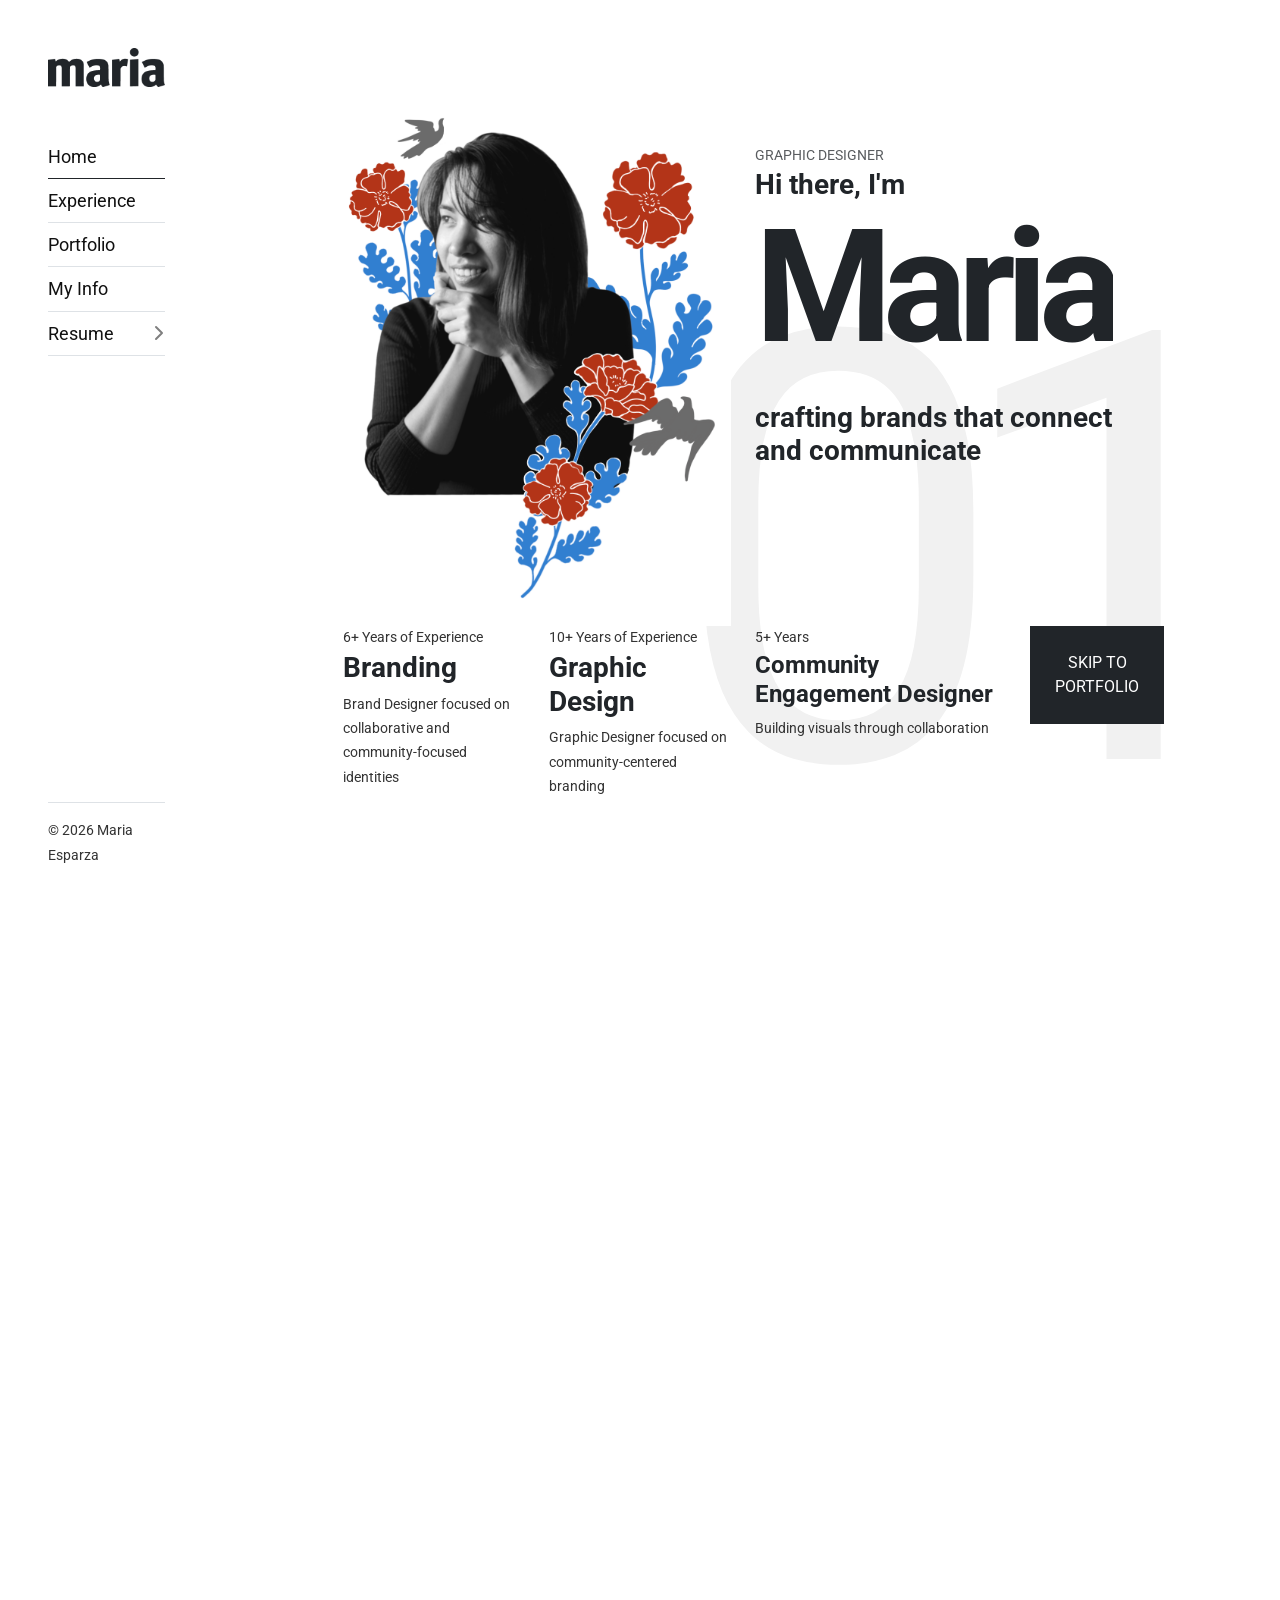
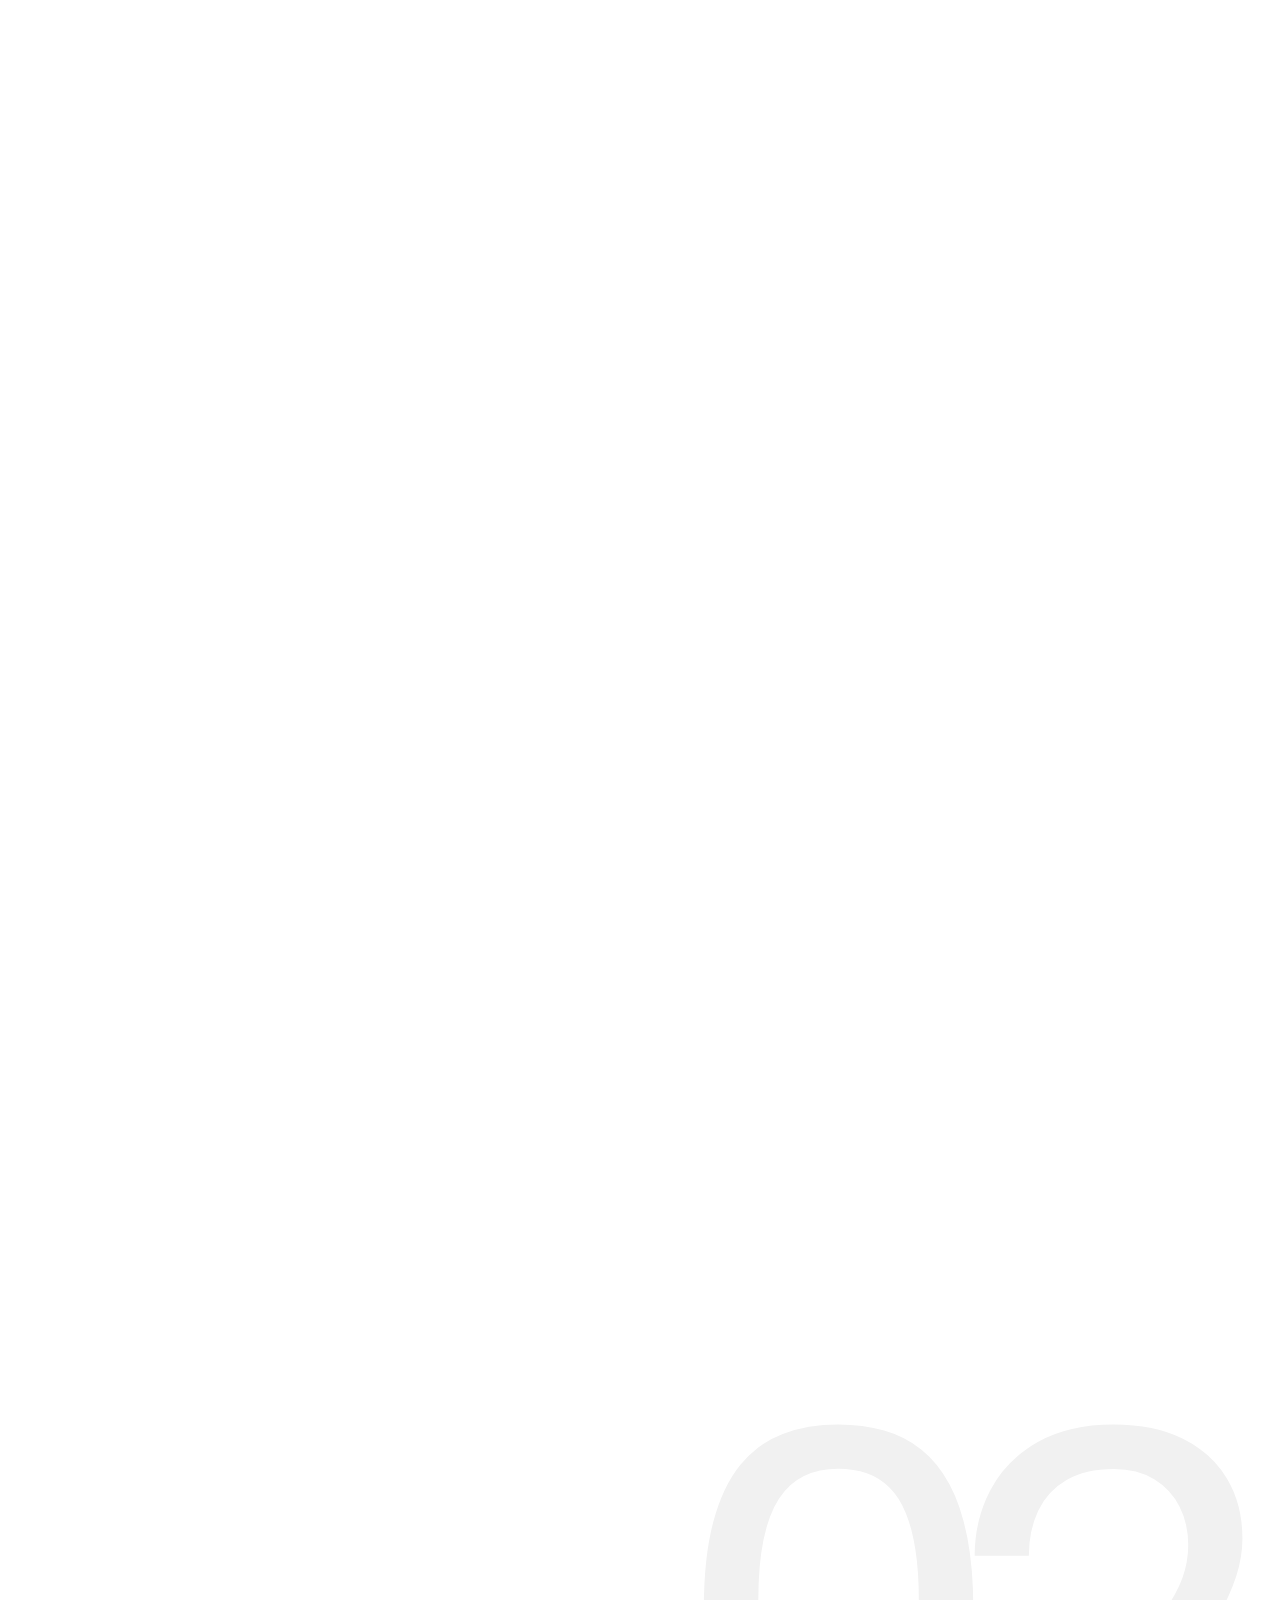
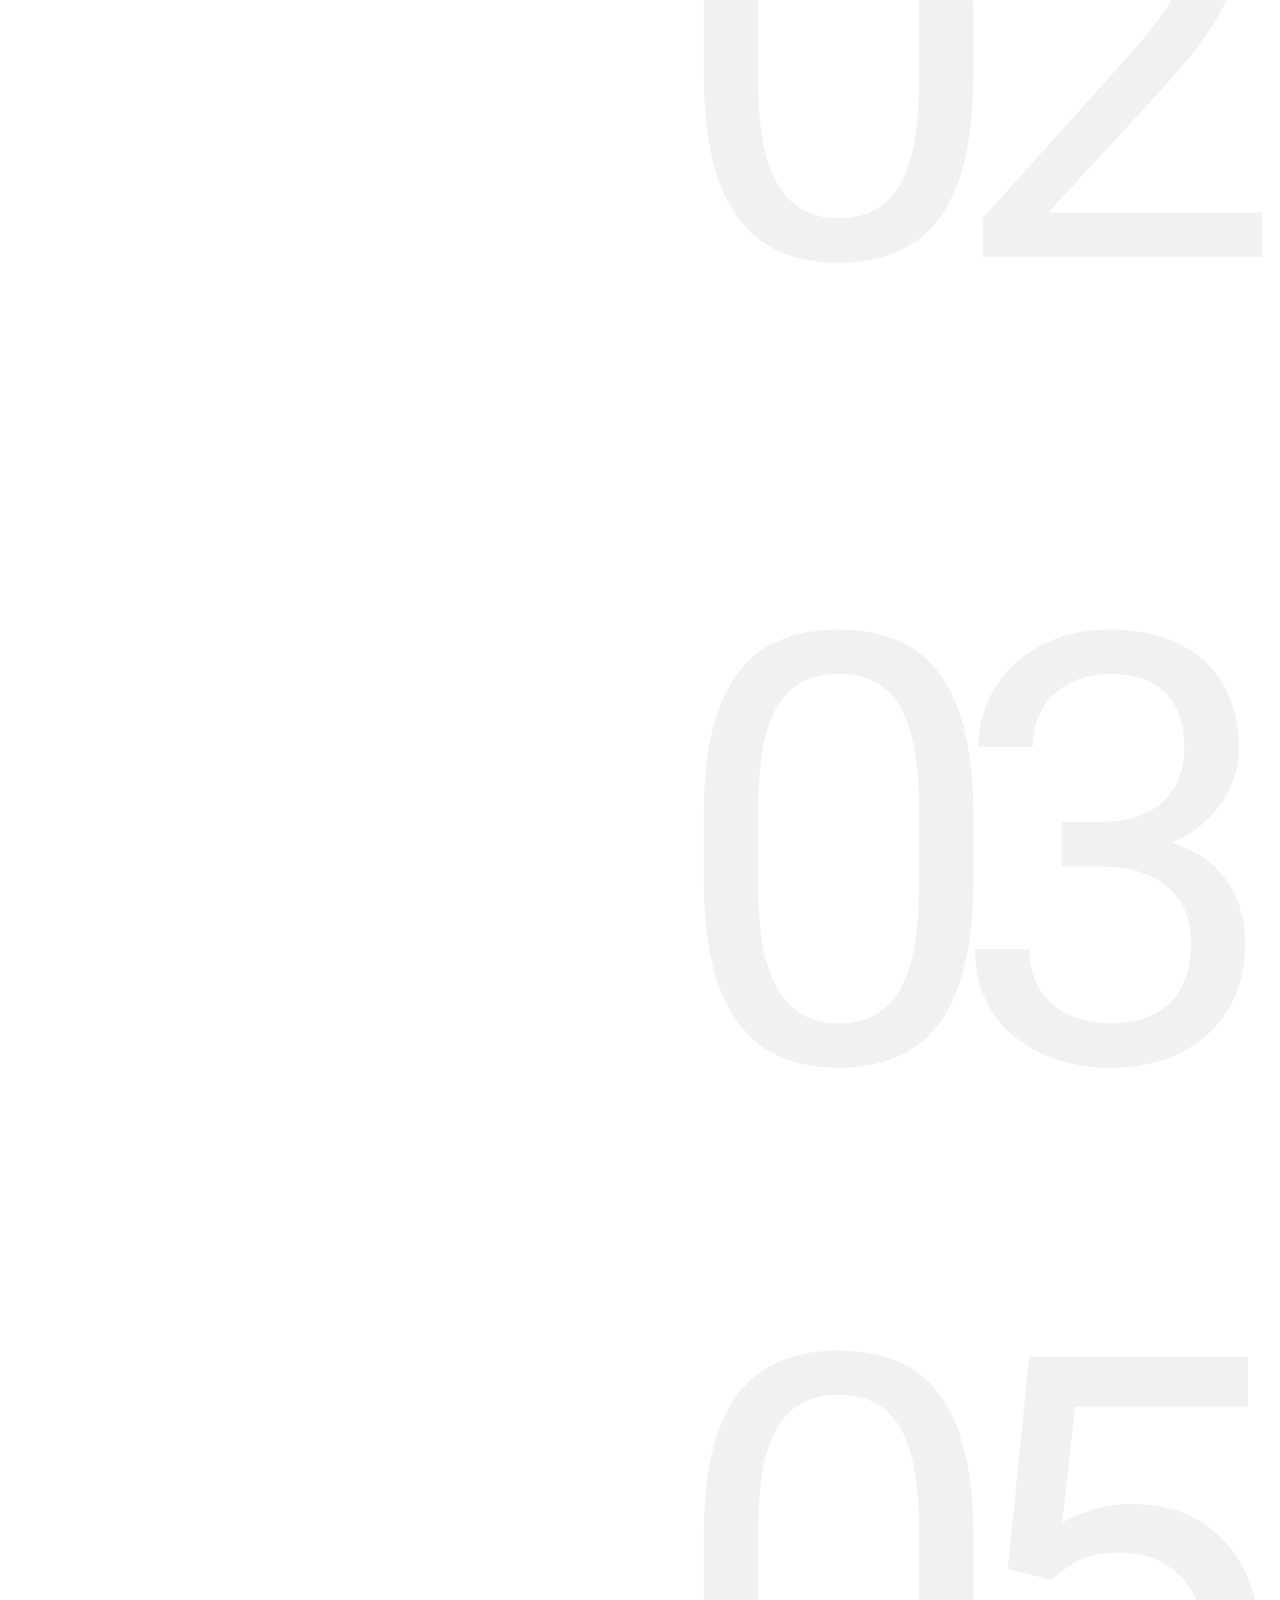
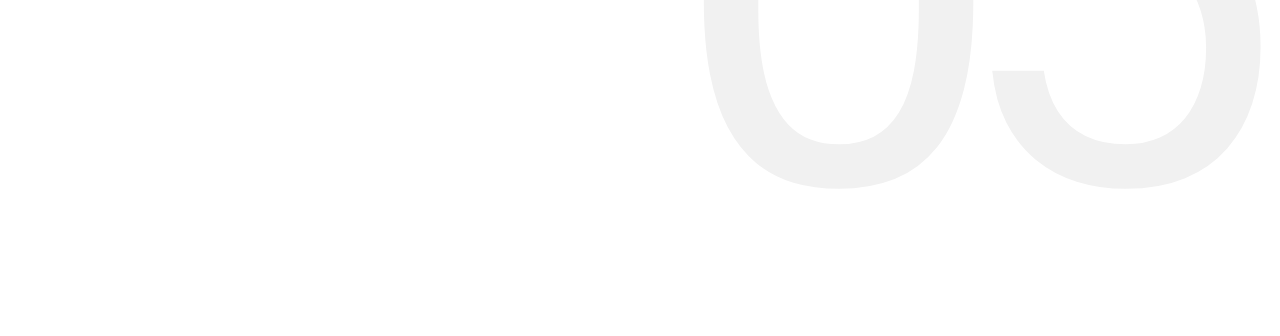
<file: index.html>
<!DOCTYPE html>
<html lang="en">

<head>
  <title>Maria Esparza Portfolio</title>
  <meta charset="utf-8">
  <meta http-equiv="X-UA-Compatible" content="IE=edge">
  <meta name="viewport" content="width=device-width, initial-scale=1.0">
  <meta name="format-detection" content="telephone=no">
  <meta name="apple-mobile-web-app-capable" content="yes">
  <meta name="author" content="">
  <meta name="keywords" content="">
  <meta name="description" content="">
  <link rel="stylesheet" type="text/css" href="css/vendor.css">
  <link href="https://cdn.jsdelivr.net/npm/bootstrap@5.3.1/dist/css/bootstrap.min.css" rel="stylesheet"
    integrity="sha384-4bw+/aepP/YC94hEpVNVgiZdgIC5+VKNBQNGCHeKRQN+PtmoHDEXuppvnDJzQIu9" crossorigin="anonymous">
  <link rel="stylesheet" type="text/css" href="style.css">

  <link rel="preconnect" href="https://fonts.googleapis.com">
  <link rel="preconnect" href="https://fonts.gstatic.com" crossorigin>
  <link href="https://fonts.googleapis.com/css2?family=Roboto:wght@100;300;400;700;900&display=swap" rel="stylesheet">
</head>

<body class="bg-body homepage post-template" data-bs-spy="scroll" data-bs-target="#header-nav" tabindex="0">
  <svg xmlns="http://www.w3.org/2000/svg" style="display: none;">
    <defs>
      <symbol xmlns="http://www.w3.org/2000/svg" id="instagram" viewBox="0 0 15 15">
        <path fill="none" stroke="currentColor"
          d="M11 3.5h1M4.5.5h6a4 4 0 0 1 4 4v6a4 4 0 0 1-4 4h-6a4 4 0 0 1-4-4v-6a4 4 0 0 1 4-4Zm3 10a3 3 0 1 1 0-6a3 3 0 0 1 0 6Z" />
      </symbol>
      <symbol xmlns="http://www.w3.org/2000/svg" id="facebook" viewBox="0 0 15 15">
        <path fill="none" stroke="currentColor"
          d="M7.5 14.5a7 7 0 1 1 0-14a7 7 0 0 1 0 14Zm0 0v-8a2 2 0 0 1 2-2h.5m-5 4h5" />
      </symbol>
      <symbol xmlns="http://www.w3.org/2000/svg" id="twitter" viewBox="0 0 15 15">
        <path fill="currentColor"
          d="m14.478 1.5l.5-.033a.5.5 0 0 0-.871-.301l.371.334Zm-.498 2.959a.5.5 0 1 0-1 0h1Zm-6.49.082h-.5h.5Zm0 .959h.5h-.5Zm-6.99 7V12a.5.5 0 0 0-.278.916L.5 12.5Zm.998-11l.469-.175a.5.5 0 0 0-.916-.048l.447.223Zm3.994 9l.354.353a.5.5 0 0 0-.195-.827l-.159.474Zm7.224-8.027l-.37.336l.18.199l.265-.04l-.075-.495Zm1.264-.94c.051.778.003 1.25-.123 1.606c-.122.345-.336.629-.723 1l.692.722c.438-.42.776-.832.974-1.388c.193-.546.232-1.178.177-2.006l-.998.066Zm0 3.654V4.46h-1v.728h1Zm-6.99-.646V5.5h1v-.959h-1Zm0 .959V6h1v-.5h-1ZM10.525 1a3.539 3.539 0 0 0-3.537 3.541h1A2.539 2.539 0 0 1 10.526 2V1Zm2.454 4.187C12.98 9.503 9.487 13 5.18 13v1c4.86 0 8.8-3.946 8.8-8.813h-1ZM1.03 1.675C1.574 3.127 3.614 6 7.49 6V5C4.174 5 2.421 2.54 1.966 1.325l-.937.35Zm.021-.398C.004 3.373-.157 5.407.604 7.139c.759 1.727 2.392 3.055 4.73 3.835l.317-.948c-2.155-.72-3.518-1.892-4.132-3.29c-.612-1.393-.523-3.11.427-5.013l-.895-.446Zm4.087 8.87C4.536 10.75 2.726 12 .5 12v1c2.566 0 4.617-1.416 5.346-2.147l-.708-.706Zm7.949-8.009A3.445 3.445 0 0 0 10.526 1v1c.721 0 1.37.311 1.82.809l.74-.671Zm-.296.83a3.513 3.513 0 0 0 2.06-1.134l-.744-.668a2.514 2.514 0 0 1-1.466.813l.15.989ZM.222 12.916C1.863 14.01 3.583 14 5.18 14v-1c-1.63 0-3.048-.011-4.402-.916l-.556.832Z" />
      </symbol>
      <symbol xmlns="http://www.w3.org/2000/svg" id="pinterest" viewBox="0 0 15 15">
        <path fill="none" stroke="currentColor"
          d="m4.5 13.5l3-7m-3.236 3a2.989 2.989 0 0 1-.764-2V7A3.5 3.5 0 0 1 7 3.5h1A3.5 3.5 0 0 1 11.5 7v.5a3 3 0 0 1-3 3a2.081 2.081 0 0 1-1.974-1.423L6.5 9m1 5.5a7 7 0 1 1 0-14a7 7 0 0 1 0 14Z" />
      </symbol>
      <symbol xmlns="http://www.w3.org/2000/svg" id="youtube" viewBox="0 0 15 15">
        <path fill="currentColor"
          d="m1.61 12.738l-.104.489l.105-.489Zm11.78 0l.104.489l-.105-.489Zm0-10.476l.104-.489l-.105.489Zm-11.78 0l.106.489l-.105-.489ZM6.5 5.5l.277-.416A.5.5 0 0 0 6 5.5h.5Zm0 4H6a.5.5 0 0 0 .777.416L6.5 9.5Zm3-2l.277.416a.5.5 0 0 0 0-.832L9.5 7.5ZM0 3.636v7.728h1V3.636H0Zm15 7.728V3.636h-1v7.728h1ZM1.506 13.227c3.951.847 8.037.847 11.988 0l-.21-.978a27.605 27.605 0 0 1-11.568 0l-.21.978ZM13.494 1.773a28.606 28.606 0 0 0-11.988 0l.21.978a27.607 27.607 0 0 1 11.568 0l.21-.978ZM15 3.636c0-.898-.628-1.675-1.506-1.863l-.21.978c.418.09.716.458.716.885h1Zm-1 7.728a.905.905 0 0 1-.716.885l.21.978A1.905 1.905 0 0 0 15 11.364h-1Zm-14 0c0 .898.628 1.675 1.506 1.863l.21-.978A.905.905 0 0 1 1 11.364H0Zm1-7.728c0-.427.298-.796.716-.885l-.21-.978A1.905 1.905 0 0 0 0 3.636h1ZM6 5.5v4h1v-4H6Zm.777 4.416l3-2l-.554-.832l-3 2l.554.832Zm3-2.832l-3-2l-.554.832l3 2l.554-.832Z" />
      </symbol>
      <symbol xmlns="http://www.w3.org/2000/svg" id="dribble" viewBox="0 0 15 15">
        <path fill="none" stroke="currentColor" stroke-linecap="round" stroke-linejoin="round"
          d="M4.839 1.024c3.346 4.041 5.096 7.922 5.704 12.782M.533 6.82c5.985-.138 9.402-1.083 11.97-4.216M2.7 12.594c3.221-4.902 7.171-5.65 11.755-4.293M14.5 7.5a7 7 0 1 0-14 0a7 7 0 0 0 14 0Z" />
      </symbol>
      <symbol xmlns="http://www.w3.org/2000/svg" id="calendar" viewBox="0 0 24 24">
        <g fill="none" stroke="currentColor" stroke-linecap="round" stroke-linejoin="round" stroke-width="2">
          <rect width="20" height="18" x="2" y="4" rx="4" />
          <path d="M8 2v4m8-4v4M2 10h20" />
        </g>
      </symbol>
      <symbol xmlns="http://www.w3.org/2000/svg" id="shopping-bag" viewBox="0 0 24 24">
        <g fill="none" stroke="currentColor" stroke-linecap="round" stroke-linejoin="round" stroke-width="2">
          <path
            d="M3.977 9.84A2 2 0 0 1 5.971 8h12.058a2 2 0 0 1 1.994 1.84l.803 10A2 2 0 0 1 18.833 22H5.167a2 2 0 0 1-1.993-2.16l.803-10Z" />
          <path d="M16 11V6a4 4 0 0 0-4-4v0a4 4 0 0 0-4 4v5" />
        </g>
      </symbol>
      <symbol xmlns="http://www.w3.org/2000/svg" id="gift" viewBox="0 0 24 24">
        <g fill="none" stroke="currentColor" stroke-linecap="round" stroke-linejoin="round" stroke-width="2">
          <rect width="18" height="14" x="3" y="8" rx="2" />
          <path d="M12 5a3 3 0 1 0-3 3m6 0a3 3 0 1 0-3-3m0 0v17m9-7H3" />
        </g>
      </symbol>
      <symbol xmlns="http://www.w3.org/2000/svg" id="arrow-cycle" viewBox="0 0 24 24">
        <g fill="none" stroke="currentColor" stroke-linecap="round" stroke-linejoin="round" stroke-width="2">
          <path
            d="M22 12c0 6-4.39 10-9.806 10C7.792 22 4.24 19.665 3 16m-1-4C2 6 6.39 2 11.806 2C16.209 2 19.76 4.335 21 8" />
          <path d="m7 17l-4-1l-1 4M17 7l4 1l1-4" />
        </g>
      </symbol>
      <symbol xmlns="http://www.w3.org/2000/svg" id="link" viewBox="0 0 24 24">
        <path fill="currentColor"
          d="M12 19a1 1 0 1 0-1-1a1 1 0 0 0 1 1Zm5 0a1 1 0 1 0-1-1a1 1 0 0 0 1 1Zm0-4a1 1 0 1 0-1-1a1 1 0 0 0 1 1Zm-5 0a1 1 0 1 0-1-1a1 1 0 0 0 1 1Zm7-12h-1V2a1 1 0 0 0-2 0v1H8V2a1 1 0 0 0-2 0v1H5a3 3 0 0 0-3 3v14a3 3 0 0 0 3 3h14a3 3 0 0 0 3-3V6a3 3 0 0 0-3-3Zm1 17a1 1 0 0 1-1 1H5a1 1 0 0 1-1-1v-9h16Zm0-11H4V6a1 1 0 0 1 1-1h1v1a1 1 0 0 0 2 0V5h8v1a1 1 0 0 0 2 0V5h1a1 1 0 0 1 1 1ZM7 15a1 1 0 1 0-1-1a1 1 0 0 0 1 1Zm0 4a1 1 0 1 0-1-1a1 1 0 0 0 1 1Z" />
      </symbol>
      <symbol xmlns="http://www.w3.org/2000/svg" id="arrow-left" viewBox="0 0 24 24">
        <path fill="currentColor"
          d="M17 11H9.41l3.3-3.29a1 1 0 1 0-1.42-1.42l-5 5a1 1 0 0 0-.21.33a1 1 0 0 0 0 .76a1 1 0 0 0 .21.33l5 5a1 1 0 0 0 1.42 0a1 1 0 0 0 0-1.42L9.41 13H17a1 1 0 0 0 0-2Z" />
      </symbol>
      <symbol xmlns="http://www.w3.org/2000/svg" id="arrow-right" viewBox="0 0 24 24">
        <path fill="currentColor"
          d="M17.92 11.62a1 1 0 0 0-.21-.33l-5-5a1 1 0 0 0-1.42 1.42l3.3 3.29H7a1 1 0 0 0 0 2h7.59l-3.3 3.29a1 1 0 0 0 0 1.42a1 1 0 0 0 1.42 0l5-5a1 1 0 0 0 .21-.33a1 1 0 0 0 0-.76Z" />
      </symbol>
      <symbol xmlns="http://www.w3.org/2000/svg" id="play" viewBox="0 0 24 24">
        <g fill="none" fill-rule="evenodd">
          <path
            d="M24 0v24H0V0h24ZM12.593 23.258l-.011.002l-.071.035l-.02.004l-.014-.004l-.071-.035c-.01-.004-.019-.001-.024.005l-.004.01l-.017.428l.005.02l.01.013l.104.074l.015.004l.012-.004l.104-.074l.012-.016l.004-.017l-.017-.427c-.002-.01-.009-.017-.017-.018Zm.265-.113l-.013.002l-.185.093l-.01.01l-.003.011l.018.43l.005.012l.008.007l.201.093c.012.004.023 0 .029-.008l.004-.014l-.034-.614c-.003-.012-.01-.02-.02-.022Zm-.715.002a.023.023 0 0 0-.027.006l-.006.014l-.034.614c0 .012.007.02.017.024l.015-.002l.201-.093l.01-.008l.004-.011l.017-.43l-.003-.012l-.01-.01l-.184-.092Z" />
          <path fill="currentColor"
            d="M5.669 4.76a1.469 1.469 0 0 1 2.04-1.177c1.062.454 3.442 1.533 6.462 3.276c3.021 1.744 5.146 3.267 6.069 3.958c.788.591.79 1.763.001 2.356c-.914.687-3.013 2.19-6.07 3.956c-3.06 1.766-5.412 2.832-6.464 3.28c-.906.387-1.92-.2-2.038-1.177c-.138-1.142-.396-3.735-.396-7.237c0-3.5.257-6.092.396-7.235Z" />
        </g>
      </symbol>
      <symbol xmlns="http://www.w3.org/2000/svg" id="category" viewBox="0 0 24 24">
        <path fill="currentColor"
          d="M19 5.5h-6.28l-.32-1a3 3 0 0 0-2.84-2H5a3 3 0 0 0-3 3v13a3 3 0 0 0 3 3h14a3 3 0 0 0 3-3v-10a3 3 0 0 0-3-3Zm1 13a1 1 0 0 1-1 1H5a1 1 0 0 1-1-1v-13a1 1 0 0 1 1-1h4.56a1 1 0 0 1 .95.68l.54 1.64a1 1 0 0 0 .95.68h7a1 1 0 0 1 1 1Z" />
      </symbol>
      <symbol xmlns="http://www.w3.org/2000/svg" id="calendar" viewBox="0 0 24 24">
        <path fill="currentColor"
          d="M19 4h-2V3a1 1 0 0 0-2 0v1H9V3a1 1 0 0 0-2 0v1H5a3 3 0 0 0-3 3v12a3 3 0 0 0 3 3h14a3 3 0 0 0 3-3V7a3 3 0 0 0-3-3Zm1 15a1 1 0 0 1-1 1H5a1 1 0 0 1-1-1v-7h16Zm0-9H4V7a1 1 0 0 1 1-1h2v1a1 1 0 0 0 2 0V6h6v1a1 1 0 0 0 2 0V6h2a1 1 0 0 1 1 1Z" />
      </symbol>
      <symbol xmlns="http://www.w3.org/2000/svg" id="heart" viewBox="0 0 24 24">
        <path fill="currentColor"
          d="M20.16 4.61A6.27 6.27 0 0 0 12 4a6.27 6.27 0 0 0-8.16 9.48l7.45 7.45a1 1 0 0 0 1.42 0l7.45-7.45a6.27 6.27 0 0 0 0-8.87Zm-1.41 7.46L12 18.81l-6.75-6.74a4.28 4.28 0 0 1 3-7.3a4.25 4.25 0 0 1 3 1.25a1 1 0 0 0 1.42 0a4.27 4.27 0 0 1 6 6.05Z" />
      </symbol>
      <symbol xmlns="http://www.w3.org/2000/svg" id="plus" viewBox="0 0 24 24">
        <path fill="currentColor"
          d="M19 11h-6V5a1 1 0 0 0-2 0v6H5a1 1 0 0 0 0 2h6v6a1 1 0 0 0 2 0v-6h6a1 1 0 0 0 0-2Z" />
      </symbol>
      <symbol xmlns="http://www.w3.org/2000/svg" id="minus" viewBox="0 0 24 24">
        <path fill="currentColor" d="M19 11H5a1 1 0 0 0 0 2h14a1 1 0 0 0 0-2Z" />
      </symbol>
      <symbol xmlns="http://www.w3.org/2000/svg" id="cart" viewBox="0 0 24 24">
        <path fill="currentColor"
          d="M8.5 19a1.5 1.5 0 1 0 1.5 1.5A1.5 1.5 0 0 0 8.5 19ZM19 16H7a1 1 0 0 1 0-2h8.491a3.013 3.013 0 0 0 2.885-2.176l1.585-5.55A1 1 0 0 0 19 5H6.74a3.007 3.007 0 0 0-2.82-2H3a1 1 0 0 0 0 2h.921a1.005 1.005 0 0 1 .962.725l.155.545v.005l1.641 5.742A3 3 0 0 0 7 18h12a1 1 0 0 0 0-2Zm-1.326-9l-1.22 4.274a1.005 1.005 0 0 1-.963.726H8.754l-.255-.892L7.326 7ZM16.5 19a1.5 1.5 0 1 0 1.5 1.5a1.5 1.5 0 0 0-1.5-1.5Z" />
      </symbol>
      <symbol xmlns="http://www.w3.org/2000/svg" id="check" viewBox="0 0 24 24">
        <path fill="currentColor"
          d="M18.71 7.21a1 1 0 0 0-1.42 0l-7.45 7.46l-3.13-3.14A1 1 0 1 0 5.29 13l3.84 3.84a1 1 0 0 0 1.42 0l8.16-8.16a1 1 0 0 0 0-1.47Z" />
      </symbol>
      <symbol xmlns="http://www.w3.org/2000/svg" id="trash" viewBox="0 0 24 24">
        <path fill="currentColor"
          d="M10 18a1 1 0 0 0 1-1v-6a1 1 0 0 0-2 0v6a1 1 0 0 0 1 1ZM20 6h-4V5a3 3 0 0 0-3-3h-2a3 3 0 0 0-3 3v1H4a1 1 0 0 0 0 2h1v11a3 3 0 0 0 3 3h8a3 3 0 0 0 3-3V8h1a1 1 0 0 0 0-2ZM10 5a1 1 0 0 1 1-1h2a1 1 0 0 1 1 1v1h-4Zm7 14a1 1 0 0 1-1 1H8a1 1 0 0 1-1-1V8h10Zm-3-1a1 1 0 0 0 1-1v-6a1 1 0 0 0-2 0v6a1 1 0 0 0 1 1Z" />
      </symbol>
      <symbol xmlns="http://www.w3.org/2000/svg" id="star-outline" viewBox="0 0 15 15">
        <path fill="none" stroke="currentColor" stroke-linecap="round" stroke-linejoin="round"
          d="M7.5 9.804L5.337 11l.413-2.533L4 6.674l2.418-.37L7.5 4l1.082 2.304l2.418.37l-1.75 1.793L9.663 11L7.5 9.804Z" />
      </symbol>
      <symbol xmlns="http://www.w3.org/2000/svg" id="star-solid" viewBox="0 0 15 15">
        <path fill="currentColor"
          d="M7.953 3.788a.5.5 0 0 0-.906 0L6.08 5.85l-2.154.33a.5.5 0 0 0-.283.843l1.574 1.613l-.373 2.284a.5.5 0 0 0 .736.518l1.92-1.063l1.921 1.063a.5.5 0 0 0 .736-.519l-.373-2.283l1.574-1.613a.5.5 0 0 0-.283-.844L8.921 5.85l-.968-2.062Z" />
      </symbol>
      <symbol xmlns="http://www.w3.org/2000/svg" id="search" viewBox="0 0 24 24">
        <path fill="currentColor"
          d="M21.71 20.29L18 16.61A9 9 0 1 0 16.61 18l3.68 3.68a1 1 0 0 0 1.42 0a1 1 0 0 0 0-1.39ZM11 18a7 7 0 1 1 7-7a7 7 0 0 1-7 7Z" />
      </symbol>
      <symbol xmlns="http://www.w3.org/2000/svg" id="user" viewBox="0 0 24 24">
        <path fill="currentColor"
          d="M15.71 12.71a6 6 0 1 0-7.42 0a10 10 0 0 0-6.22 8.18a1 1 0 0 0 2 .22a8 8 0 0 1 15.9 0a1 1 0 0 0 1 .89h.11a1 1 0 0 0 .88-1.1a10 10 0 0 0-6.25-8.19ZM12 12a4 4 0 1 1 4-4a4 4 0 0 1-4 4Z" />
      </symbol>
      <symbol xmlns="http://www.w3.org/2000/svg" id="close" viewBox="0 0 15 15">
        <path fill="currentColor"
          d="M7.953 3.788a.5.5 0 0 0-.906 0L6.08 5.85l-2.154.33a.5.5 0 0 0-.283.843l1.574 1.613l-.373 2.284a.5.5 0 0 0 .736.518l1.92-1.063l1.921 1.063a.5.5 0 0 0 .736-.519l-.373-2.283l1.574-1.613a.5.5 0 0 0-.283-.844L8.921 5.85l-.968-2.062Z" />
      </symbol>
      <symbol xmlns="http://www.w3.org/2000/svg" id="quote" viewBox="0 0 448 512">
        <path fill="currentColor"
          d="M0 216C0 149.7 53.7 96 120 96h8c17.7 0 32 14.3 32 32s-14.3 32-32 32h-8c-30.9 0-56 25.1-56 56v8h64c35.3 0 64 28.7 64 64v64c0 35.3-28.7 64-64 64H64c-35.3 0-64-28.7-64-64V216zm256 0c0-66.3 53.7-120 120-120h8c17.7 0 32 14.3 32 32s-14.3 32-32 32h-8c-30.9 0-56 25.1-56 56v8h64c35.3 0 64 28.7 64 64v64c0 35.3-28.7 64-64 64h-64c-35.3 0-64-28.7-64-64V216z" />
      </symbol>
      <symbol xmlns="http://www.w3.org/2000/svg" id="folder" viewBox="0 0 18 18" fill="none">
        <path
          d="M14.0946 4.04689H9.56953L9.33895 3.3259C9.18947 2.90285 8.9122 2.53678 8.54555 2.27842C8.1789 2.02006 7.74102 1.8822 7.29258 1.88393H4.00687C3.43356 1.88393 2.88374 2.11181 2.47835 2.51744C2.07296 2.92308 1.84521 3.47324 1.84521 4.04689V13.4197C1.84521 13.9934 2.07296 14.5435 2.47835 14.9492C2.88374 15.3548 3.43356 15.5827 4.00687 15.5827H14.0946C14.6679 15.5827 15.2177 15.3548 15.6231 14.9492C16.0285 14.5435 16.2562 13.9934 16.2562 13.4197V6.20985C16.2562 5.6362 16.0285 5.08604 15.6231 4.68041C15.2177 4.27477 14.6679 4.04689 14.0946 4.04689ZM14.8151 13.4197C14.8151 13.6109 14.7392 13.7943 14.6041 13.9295C14.469 14.0648 14.2857 14.1407 14.0946 14.1407H4.00687C3.81577 14.1407 3.63249 14.0648 3.49736 13.9295C3.36223 13.7943 3.28632 13.6109 3.28632 13.4197V4.04689C3.28632 3.85567 3.36223 3.67229 3.49736 3.53707C3.63249 3.40186 3.81577 3.3259 4.00687 3.3259H7.29258C7.44364 3.32551 7.591 3.37264 7.71384 3.46061C7.83667 3.54859 7.92877 3.67297 7.97711 3.81617L8.3662 4.99859C8.41454 5.1418 8.50664 5.26618 8.62947 5.35415C8.75231 5.44213 8.89967 5.48925 9.05073 5.48886H14.0946C14.2857 5.48886 14.469 5.56483 14.6041 5.70004C14.7392 5.83525 14.8151 6.01863 14.8151 6.20985V13.4197Z"
          fill="black" />
      </symbol>
      <symbol xmlns="http://www.w3.org/2000/svg" id="clock" viewBox="0 0 18 18" fill="none">
        <path
          d="M11.0931 9.19042L9.58134 8.3173V5.12838C9.58134 4.93716 9.50543 4.75377 9.3703 4.61856C9.23517 4.48335 9.05189 4.40739 8.86079 4.40739C8.66969 4.40739 8.48641 4.48335 8.35128 4.61856C8.21615 4.75377 8.14024 4.93716 8.14024 5.12838V8.73331C8.14024 8.85987 8.17354 8.9842 8.23678 9.0938C8.30002 9.2034 8.39098 9.29441 8.50051 9.35769L10.3725 10.4392C10.4545 10.4873 10.5452 10.5186 10.6393 10.5315C10.7335 10.5444 10.8292 10.5385 10.9211 10.5142C11.013 10.4899 11.0991 10.4477 11.1746 10.3899C11.2501 10.3322 11.3134 10.26 11.3609 10.1777C11.4084 10.0953 11.4392 10.0044 11.4515 9.91012C11.4637 9.81583 11.4572 9.72004 11.4323 9.62828C11.4074 9.53652 11.3646 9.45059 11.3064 9.37544C11.2482 9.3003 11.1757 9.23741 11.0931 9.19042ZM8.86079 1.52344C7.43567 1.52344 6.04256 1.94629 4.85762 2.73852C3.67268 3.53075 2.74913 4.65678 2.20376 5.97421C1.6584 7.29165 1.5157 8.74131 1.79373 10.1399C2.07175 11.5385 2.75801 12.8231 3.76572 13.8315C4.77343 14.8398 6.05733 15.5265 7.45506 15.8047C8.8528 16.0828 10.3016 15.9401 11.6182 15.3944C12.9349 14.8487 14.0602 13.9246 14.852 12.7389C15.6437 11.5532 16.0663 10.1593 16.0663 8.73331C16.0642 6.82178 15.3044 4.98914 13.9535 3.63748C12.6027 2.28582 10.7712 1.52554 8.86079 1.52344ZM8.86079 14.5012C7.7207 14.5012 6.60621 14.1629 5.65826 13.5291C4.7103 12.8954 3.97146 11.9945 3.53517 10.9406C3.09887 9.88665 2.98472 8.72691 3.20714 7.60805C3.42956 6.48919 3.97857 5.46145 4.78474 4.65479C5.5909 3.84814 6.61802 3.2988 7.73621 3.07624C8.8544 2.85369 10.0134 2.96791 11.0667 3.40447C12.12 3.84103 13.0203 4.58031 13.6537 5.52884C14.2871 6.47737 14.6252 7.59253 14.6252 8.73331C14.6233 10.2625 14.0154 11.7284 12.9347 12.8097C11.8541 13.891 10.389 14.4993 8.86079 14.5012Z"
          fill="black" />
      </symbol>
    </defs>
  </svg>

  <a class="menu-btn"><span></span></a>

  <div class="container-fluid overflow-hidden">

    <header id="header-nav" class="col-lg-2 position-fixed px-5 bg-white h-100">
      <div class="header-wrap d-flex flex-column justify-content-between h-100">
        <div class="navigation">
          <div class="site-logo mt-5">
            <a href="index.html">
              <img src="images/logo.gif" alt="logo" class="img-fluid">
            </a>
          </div>

          <nav id="one-page-menu" class="vertical-menu my-5">
            <ul class="menu-list list-unstyled">
              <li><a href="#home" class="nav-link">Home</a></li>
              <li><a href="#experience" class="nav-link">Experience</a></li>
              <li><a href="#portfolio" class="nav-link">Portfolio</a></li>
              <li><a href="#contact" class="nav-link">My Info</a></li>
              <li>
                <a class="nav-link btn-toggle d-flex justify-content-between align-items-center collapsed"
                  data-bs-toggle="collapse" data-bs-target="#pages-collapse" aria-expanded="false">
                  Resume
                </a>
                <div id="pages-collapse" class="collapse">
                  <ul class="list-unstyled py-3">

                    <li>
                      <a href="files/MEsparza_Resume.docx" download="Maria_Esparza_Resume.docx">download (Word) </a>
                    </li>
                    <li>
                      <a href="files/MEsparza_Resume.pdf" download="Maria_Esparza_Resume.pdf">download (Pdf) </a>
                    </li>

            </ul>
          </nav>
        </div>
				<div class="mt-5">

                <p  class="py-3 border-top d-flex">© 2026 Maria Esparza</p>

				</div>
      </div>
    </header>

    <main class="col-lg-10 offset-lg-2">
      <div class="container">

        <!-- content wrapper -->
        <div class="justify-content-center px-1 mx-1 px-xl-5 mx-xl-5">

          <section id="home" class="py-5 bg-text" data-text="01">
            <div class="row">
              <div class="col-lg-6">
                <div class="banner-image text-center" data-aos="fade-right">
                  <img src="images/Untitled_Artwork.png" alt="banner" class="img-fluid" class="img-fluid">
                </div>
              </div>
              <div class="col-lg-6">
                <div class="banner-content my-1 pt-1 my-lg-5 pt-lg-5" data-aos="fade-in">
                  <span class="text-muted text-uppercase">Graphic Designer </span>
                  <h3 class="sub-heading">Hi there, I'm</h3>
                  <h1 class="banner-title display-xl lh-1 txt-fx slide-up">Maria</h1>
                  <h3 class="sub-heading" data-aos="fade-up">crafting brands that connect and communicate</h3>
                </div>
              </div>
            </div>

            <div class="row">
              <div class="col-lg-3">
                <div class="icon-box" data-aos="fade-up">
                  <span>6+ Years of Experience</span>
                  <h3 class="sub-heading">Branding</h3>
                  <p>Brand Designer focused on collaborative and community-focused identities</p>
                </div>
              </div>
              <div class="col-lg-3">
                <div class="icon-box" data-aos="fade-up" data-aos-delay="100">
                  <span>10+ Years of Experience</span>
                  <h3 class="sub-heading">Graphic Design</h3>
                  <p>Graphic Designer focused on community-centered branding</p>
                </div>
              </div>
              <div class="col-lg-4">
                <div class="icon-box" data-aos="fade-up" data-aos-delay="200">
                  <span>5+ Years</span>
                  <h4 class="sub-heading">Community Engagement Designer</h4>
                  <p>Building visuals through collaboration</p>
                </div>
              </div>
              <div class="col-lg-2">
                <a href="#portfolio" class="btn btn-dark text-uppercase py-4 px-4" data-aos="fade-up" data-aos-delay="300">Skip to Portfolio</a>
              </div>
            </div>
          </section>

          <section id="experience" class="my-5 py-5 bg-text" data-text="02">
            <div class="row d-flex flex-wrap" data-aos="fade-up">
              <div class="col-lg-6 pb-5">
                <span class="text-muted text-uppercase">What I'm about</span>
                <h3 class="display-4 txt-fx slide-up">Key Strengths</h3>
                <div class="data-info py-3" data-aos="fade-up">
                  <span class="meta-date">Key 1</span>
                  <h4 class="info-title">Creative Production <br/>& Multi‑Media Design</h4>
                  <p>I translate bold ideas into eye‑catching visuals across print, web, and physical media whether it’s a poster for a community mural or a limited‑edition merch drop.</p>
                </div>
                <div class="data-info" data-aos="fade-up" data-aos-delay="100">
                  <span class="meta-date">Key 2</span>
                  <h4 class="info-title">Brand Development & <br>Community‑Centric Storytelling</h4>
                  <p>I find joy in building brand identities that feel lived-in and relatable & rooted in their neighborhoods and shaped by thoughtful visuals, cultural nuance, and purpose-driven messaging.</p>
                </div>
                                <div class="data-info" data-aos="fade-up" data-aos-delay="100">
                  <span class="meta-date">Key 3</span>
                  <h4 class="info-title">Collaborative Support <br/> & Project Coordination</h4>
                  <p>I thrive on backing creative teams—keeping projects tight, details on lock, and the whole flow running smooth so the crew can stay locked in on making great work.</p>
                </div>
              </div>


              <div class="col-lg-6 pb-5">
                <h2 class="display-4 txt-fx slide-up">Experiences</h2>
                <div class="data-info py-3" data-aos="fade-up" data-aos-delay="200">
                  <span class="meta-date">2022 - Feb 2026 | Bat City Apparels & Awards</span>
                  <h3 class="info-title"> Sr. Graphic Designer & Lead Production</h3>
                   <p><ul><li><b>Managed end-to-end design and production </b>
                    <br/>for high-profile community partners, including We Are Blood and UT Austin (MSF), serving as the primary account lead for project scoping and delivery.</li>
                         <li><b>Operated industrial laser and embroidery equipment </b>
                    <br/>to produce custom awards, promotional gear, and signage for local non-profits and civic events, ensuring 100% quality control.</li>
                         <li><b>Translated client concepts into production-ready assets </b>
                    <br/>adapting Canva designs and hand-drawn sketches into vector artwork for large-scale printing and manufacturing.</li>
                         <li><b>Optimized production workflows</b>
                    <br/>to reduce turnaround times by 20%, enabling faster delivery for time-sensitive community fundraising campaigns.</li>
                    
                         <li><b>Collaborated cross-functionally </b>
                    <br/>with sales and logistics teams to prioritize urgent orders for community events, balancing efficiency with creative precision.</li>
                    </ul>
                   </p>
                    <p style="text-align: right; "><a href="batcity-portfolio.html" class="port-link" >View Portfolio</a></p>

                </div>
                <div class="data-info" data-aos="fade-up" data-aos-delay="300">
                  <span class="meta-date">2016 - 2022 | Esparza's Tacos & Coffee </span>
                  <h3 class="info-title">Brand Designer & Community Engagement Lead</h3>
                  <p>
                    <ul>
                      <li><b>Co-developed a neighborhood café into a vibrant cultural hub</b> through community-centered branding and design.</li>
                      <li><b>Built a bilingual (English/Japanese) identity system</b> expressing values of mindful eating and cultural exchange.</li>
                      <li><b>Designed end-to-end visual assets</b>including menus, hand-painted murals, merchandise, and packaging—to create a cohesive, immersive brand experience.</li>
                      <li><b>Curated monthly exhibitions for 22 local artists </b> and co-hosted community events (vegan pop-ups, art nights), directly supporting the local creative economy.</li>
                      <li><b>Led a diverse team of 10–18 staff</b>fostering an inclusive workplace culture that delivered welcoming, multicultural guest experiences.</li>
                      <li><b>Bridged local and global audiences </b>through thoughtful, accessible visual storytelling that increased foot traffic and community engagement.</li>
                    </ul>
                    <ul>
                      <h5>Portfolio</h5>
                      <li><a href="Esparzas-Portfolio.html" class="port-link" >Inside Esparza’s: Branding a Cultural Hub (View)</a></li>
                      <li>The Making of Esparza’s  (in progress)</li>
                      <li>Co-Creating with Community (in progress)</li>
                    </ul>
                  </p>
                </div>
              </div>
            </div>
            <div class="row d-flex flex-wrap" data-aos="fade-up">
              <div class="col-lg-6 pb-5">
                <h3 class="display-4 txt-fx slide-up">Freelance</h3>
                <div class="data-info py-3" data-aos="fade-up">
                  <span class="meta-date">2007 - 2012 | Graphic Designer | Hanako (non-profit organization)</span>
                  <h3 class="info-title">Okinawa Vegan Association </h3>
                  <p>
                    <ul>
                      <li>Designed cohesive brand identities for the Okinawa Vegan Community, including logos, 
                        festival posters, flyers, over a 5-year period</li>
                       <li>Collaborated directly with clients to translate concepts into visually compelling designs, 
                        ensuring high satisfaction and timely delivery</li>
                        <li>Contributed to event promotion for vegan festivals, increasing community 
                          engagement through consistent and recognizable visual branding</li>
                        <li>Assisted with creative support and event setup for vegan caravan initiatives at Esparza’s 
                          cultural hub</li>
                    </ul>
                    </p>
                </div>
                <div class="data-info" data-aos="fade-up" data-aos-delay="100">
                  <span class="meta-date">2017 | Graphic Designer</span>
                  <h3 class="info-title">Crystal N.</h3>
                  <p>
                    <ul>
                      <li>Designed invitation and visual assets for “Mid Summer Harvest,” a seasonal, plant-forward dining event</li>
                      <li>Supported rebrand of Esparza’s Tacos and Coffee through cohesive event-driven brand experience</li>
                      <li>Helped position the brand as a community-focused space centered on conscious eating and shared experiences</li>
                  </ul>
                  </p>
                  <p style="text-align: right;"><a href="SummerSolstice-Portfolio.html" class="port-link" >View Portfolio</a></p>

                </div>
                <div class="data-info" data-aos="fade-up" data-aos-delay="100">
                  <span class="meta-date">2018 | Volunteered artist | Shiho Ishizuka</span>
                  <h3 class="info-title">Okinawa Babyloss </h3>
                <p>
                    <ul>
                      <li>Actively volunteered as an artist, creating live paintings for memorial event.</li>
                      <li>Devised an illustrative design flier to raise awareness about pregnancy loss.</li>
                    </ul>
                </p>
                </div>

              </div>
              <div class="col-lg-6 pb-5">
                <h2 class="display-4 txt-fx slide-up"></h2>
                <div class="data-info py-3" data-aos="fade-up" data-aos-delay="200">
                  <span class="meta-date">2022 | Graphic Designer (Remote) | Sonia Muto</span>
                  <h3 class="info-title">Champuri Cookies</h3>
                  <p>
                    <ul>
                      <li>Designed and developed packaging for a vegan cookie brand, ensuring strong visual appeal and brand alignment</li>
                      <li>Collaborated directly with vendors to review proofs and guarantee print quality prior to mass production</li>
                      <li>Created comprehensive packaging style guides to maintain consistency across multiple flavor variations</li>
                  </ul>
                  </p>
                  <p style="text-align: right; "><a href="Champuri-portfolio.html" class="port-link" >View Portfolio</a></p>
                </div>
                
                
                <div class="data-info" data-aos="fade-up" data-aos-delay="100">
                  <span class="meta-date">2022 | Graphi Design | Derek Desco</span>
                  <h3 class="info-title">Over The Top Pierogi </h3>
                <p>
                    <ul>
                      <li>Designed a character mascot logo to meet client's expectations for a new
                      food truck business, while customizing logo for T-shirts, prints, and social ads.
                    </li>
                    </ul>
                </p>
                <p style="text-align: right;"><a href="https://roguespierogi.com/" class="port-link" >View Website</a></p>

                </div>
                <div class="data-info" data-aos="fade-up" data-aos-delay="100">
                  <span class="meta-date">2009 - 2010 | Gov. Community‑Development Officer </span>
                  <h3 class="info-title">Agena Managment</h3>
                  <p><ul><li><b>Speaker & Town‑Hall Programming</b>
                    <br/>Identified, recruited, and hosted inspirational speakers, artists, and thought‑leaders for quarterly town‑hall events</li>
                         <li><b>Reporting & Impact Measurement</b>
                    <br/>Produced quarterly impact reports for senior officials, highlighting attendance metrics, economic benefits of the pop‑up shop, and qualitative feedback from residents, informing future community‑development strategies.</li>
                    </ul>
                    
                  </p>
                </div>
              </div>
            </div>
          </section>



          <section id="portfolio" class="my-5 py-5 bg-text" data-text="03">
            <div class="section-header my-5" data-aos="fade-up">
              <div class="row justify-content-center g-5">
                <div class="col-lg-5">
                  <span class="text-muted text-uppercase">some of my recent works</span>
                  <h2 class="display-1 txt-fx slide-up">Portfolio</h2>
                </div>
                <div class="col-lg-6" data-aos="fade-up">
                  <p>I’m Maria Esparza, a graphic designer and brand strategist fluent in both English and Japanese. My career has been defined by bridging gaps—between local artists and global audiences, between traditional values and modern aesthetics, and between businesses and their communities. Whether through hand-painted murals, curated exhibitions, or strategic branding, I create visual experiences that honor legacy while fostering inclusivity.</p>
                </div>
              </div>
            </div>
            <div class="swiper portfolio-Swiper portfolio-content py-4" data-aos="fade-up">
              <div class="swiper-wrapper">

                <div class="swiper-slide">
                  <div class="image-holder">
                    <a href="batcity-portfolio.html" title="portfolio details"><img src="images/batcity-thumb.jpg"
                        alt="portfolio" class="img-fluid"></a>
                  </div>
                  <div class="caption d-flex justify-content-between align-items-center">
                    <div class="title">Graphic Design</div>
                  </div>
                </div>
                <div class="swiper-slide">
                  <div class="image-holder">
                    <a href="Esparzas-Portfolio.html" title="portfolio details"><img src="images/etc-thumb.jpg"
                        alt="portfolio" class="img-fluid"></a>
                  </div>
                  <div class="caption d-flex justify-content-between align-items-center">
                    <div class="title">Rebranding | Esparza's Tacos & Coffee</div>
                  </div>
                </div>
                <div class="swiper-slide">
                  <div class="image-holder">
                    <a href="Champuri-portfolio.html" title="portfolio details"><img src="images/c-cookie-thumb.jpg"
                        alt="portfolio" class="img-fluid"></a>
                  </div>
                  <div class="caption d-flex justify-content-between align-items-center">
                    <div class="title">Vegan Cookie | Package Design</div>
                  </div>
                </div>
                <div class="swiper-slide">
                  <div class="image-holder">
                    <a href="SummerHarvest-Portfolio.html" title="portfolio details"><img src="images/summerharvest-thumb.jpg"
                        alt="portfolio" class="img-fluid"></a>
                  </div>
                  <div class="caption d-flex justify-content-between align-items-center">
                    <div class="title">Printed Goods & Apparel</div>
                  </div>
                </div>
                <div class="swiper-slide">
                  <div class="image-holder">
                    <a href="Mech-portfolio.html" title="portfolio details"><img src="images/merch-thumb.jpg"
                        alt="portfolio" class="img-fluid"></a>
                  </div>
                  <div class="caption d-flex justify-content-between align-items-center">
                    <div class="title">Merchandise Goods</div>
                  </div>
                </div>
              </div>
              <div class="swiper-pagination mt-5"></div>
            </div>
          </section>


          <section id="contact" class="my-5 py-5 bg-text" data-text="05">
            <div class="container">
              <div class="row justify-content-center mb-5">
                <div class="col-lg-6" data-aos="fade-up">
                  <h2 class="display-2 txt-fx slide-up">My Information</h2>
                 <table class="table">
                    <tbody>
                      <tr>
                        <th>Residence</th>
                        <td>United States</td>
                      </tr>
                      <tr>
                        <th>Address</th>
                        <td>Austin, Texas</td>
                      </tr>
                      <tr>
                        <th>E-mail</th>
                        <td><a href="#">esparza.y.maria@gmail.com</a></td>
                      </tr>
                                            <tr>
                        <th>Resume</th>
                        <td><a href="files/MEsparza_Resume.docx" class="port-link">.DOCX</a> | <a href="files/MEsparza_Resume.pdf" class="port-link">PDF</a></td>
                      </tr>
                      <tr>
                        <th>Reference</th>
                        <td><a href="files/Letter of Reccomendation.docx" class="port-link">.DOCX</a> | <a href="files/Letter of Reccomendation.pdf" class="port-link">PDF</a></td>
                      </tr>
                    </tbody>
                  </table>
                </div>
                
              </div>

            </div>
          </section>




        </div>
        <!-- / content wrapper -->

      </div>
    </main>

  </div>

  <script src="js/jquery-1.11.0.min.js"></script>
  <script src="https://cdn.jsdelivr.net/npm/bootstrap@5.3.1/dist/js/bootstrap.bundle.min.js"
    integrity="sha384-HwwvtgBNo3bZJJLYd8oVXjrBZt8cqVSpeBNS5n7C8IVInixGAoxmnlMuBnhbgrkm"
    crossorigin="anonymous"></script>
  <script src="js/plugins.js"></script>
  <script src="js/script.js"></script>
</body>

</html>
</file>
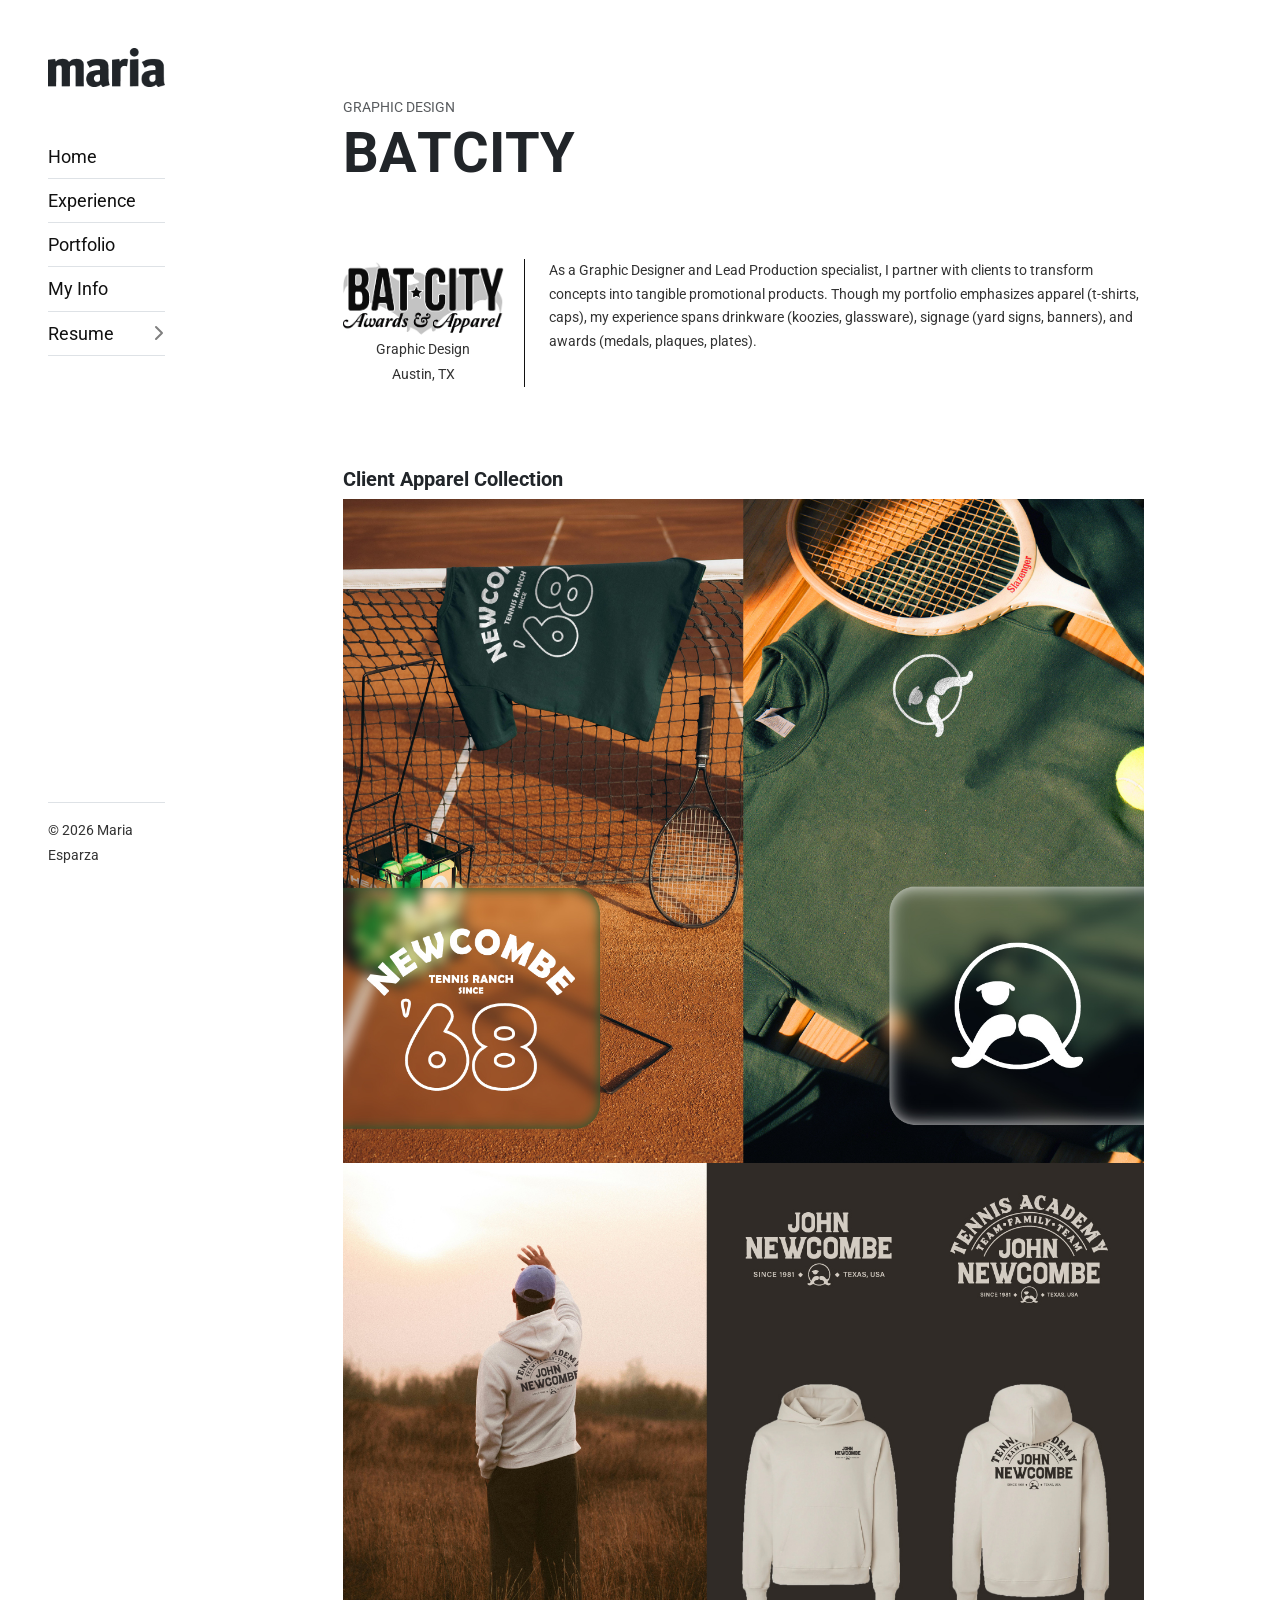
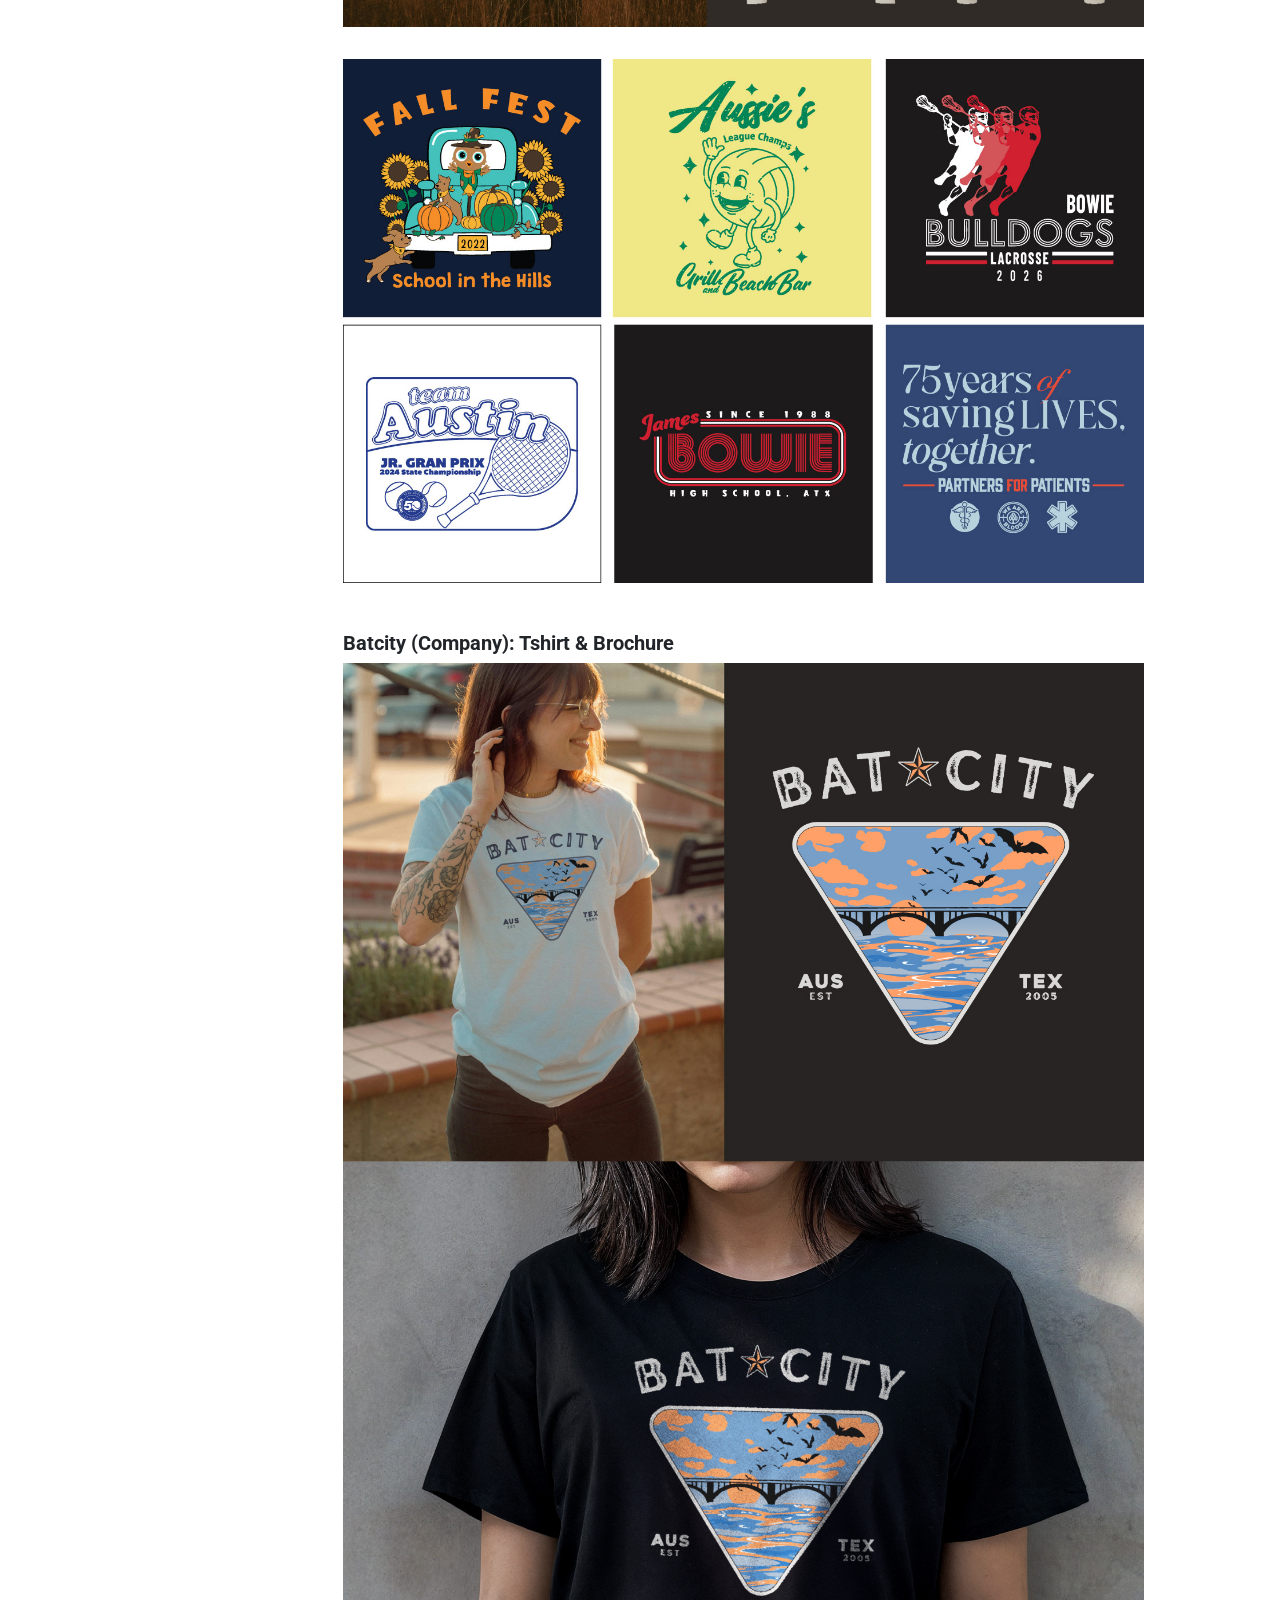
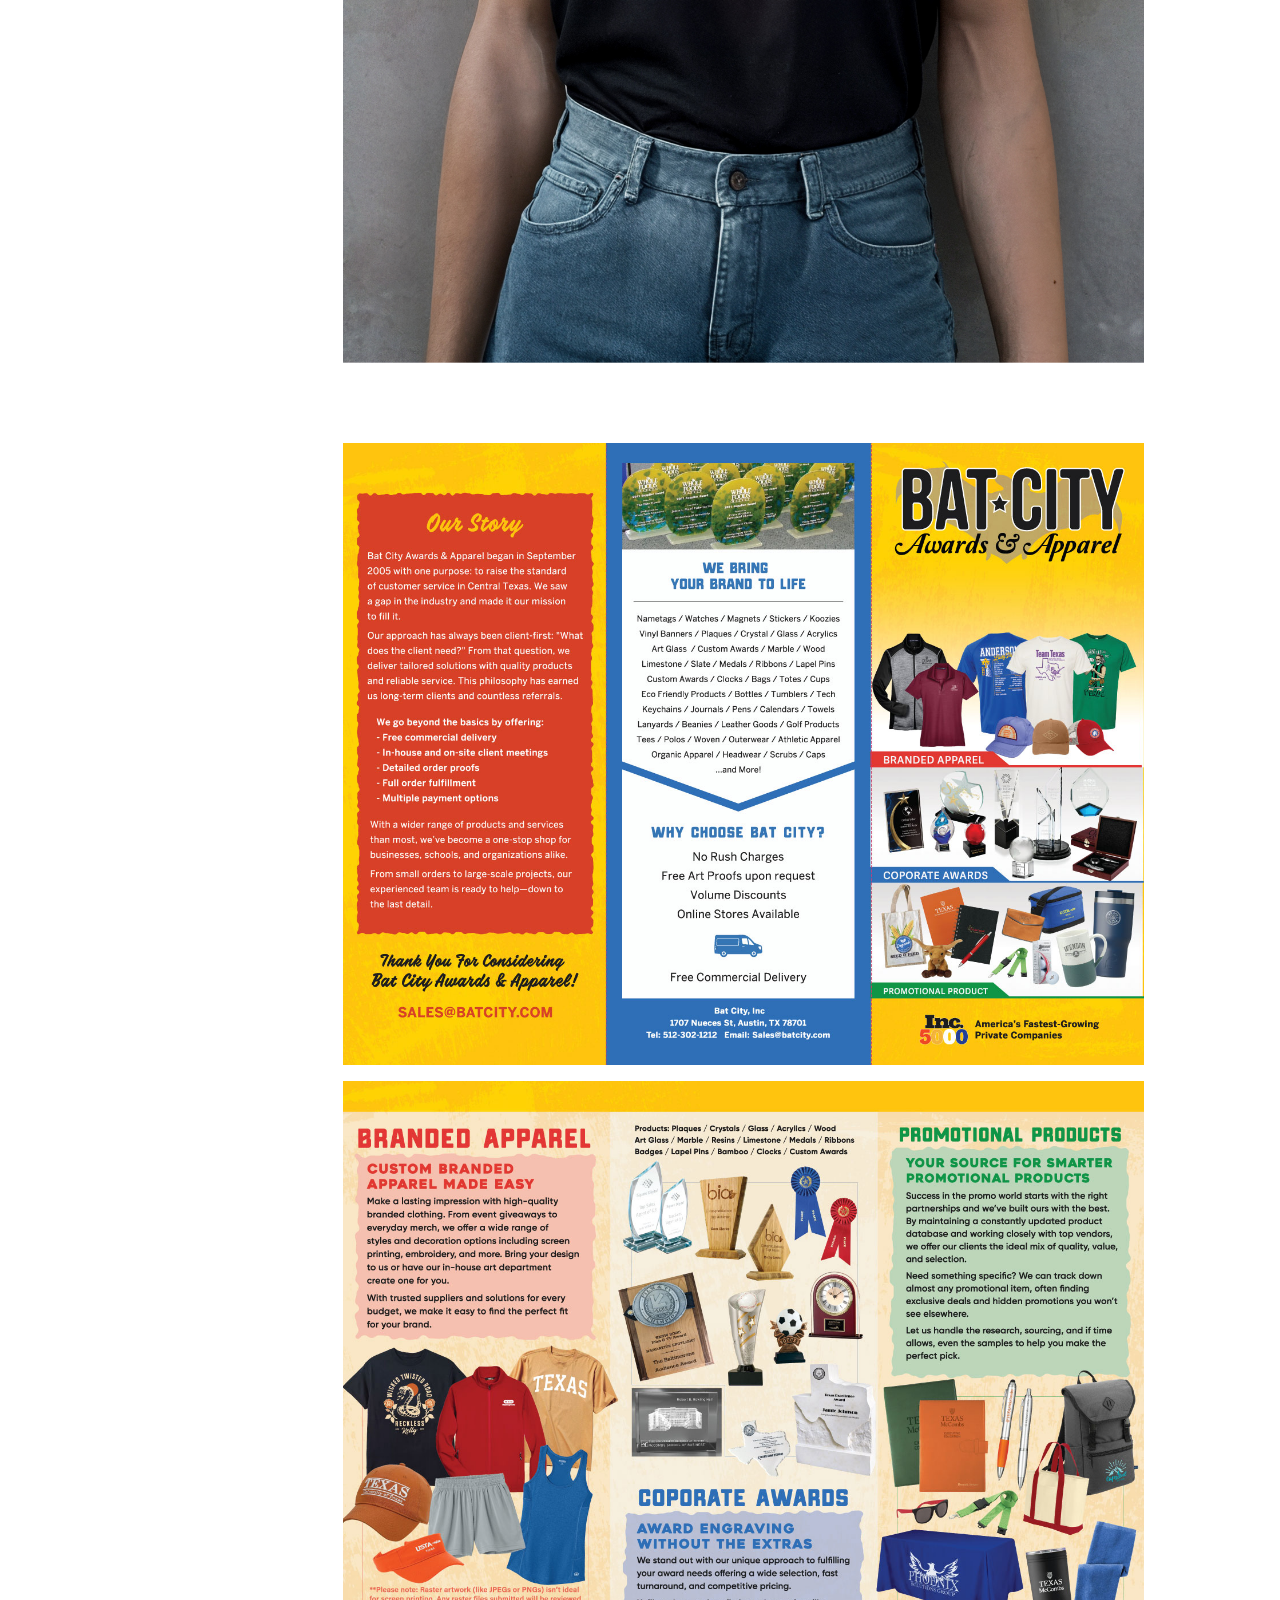
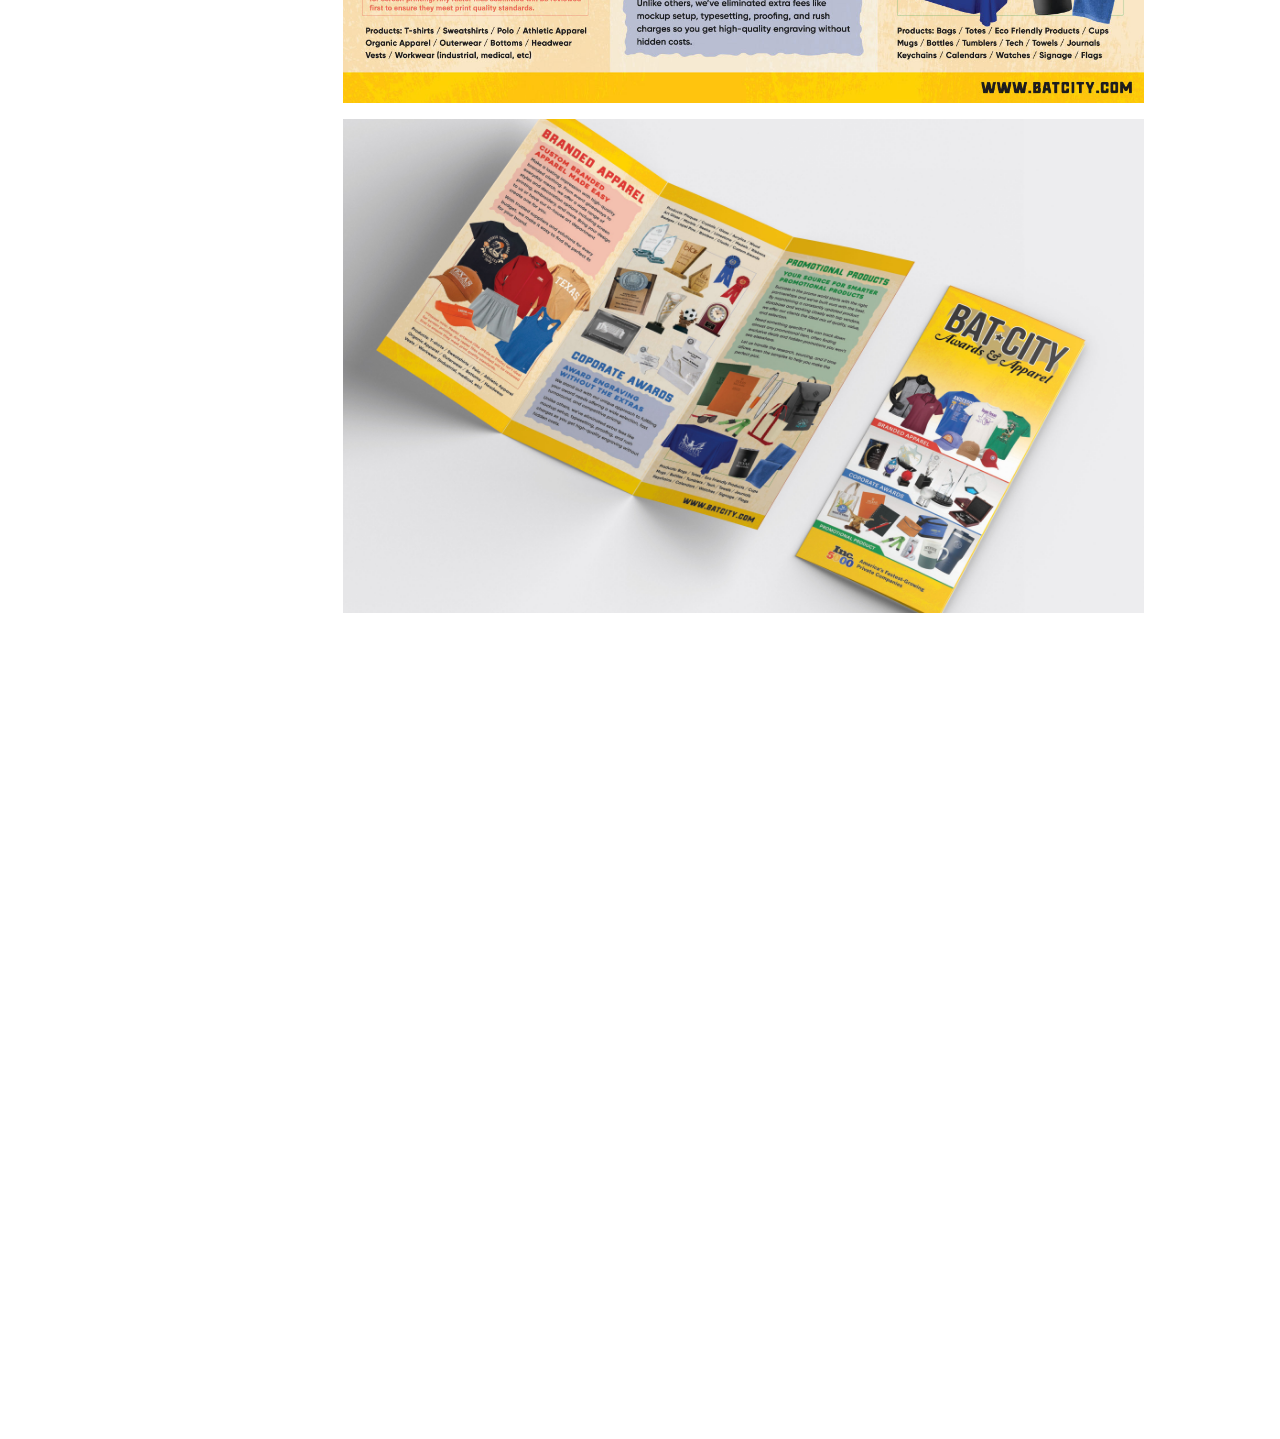
<file: batcity-portfolio.html>
<!DOCTYPE html>
<html lang="en">

<head>
  <title>Batcity</title>
  <meta charset="utf-8">
  <meta http-equiv="X-UA-Compatible" content="IE=edge">
  <meta name="viewport" content="width=device-width, initial-scale=1.0">
  <meta name="format-detection" content="telephone=no">
  <meta name="apple-mobile-web-app-capable" content="yes">
  <meta name="author" content="">
  <meta name="keywords" content="">
  <meta name="description" content="">
  <link rel="stylesheet" type="text/css" href="css/vendor.css">
  <link href="https://cdn.jsdelivr.net/npm/bootstrap@5.3.1/dist/css/bootstrap.min.css" rel="stylesheet"
    integrity="sha384-4bw+/aepP/YC94hEpVNVgiZdgIC5+VKNBQNGCHeKRQN+PtmoHDEXuppvnDJzQIu9" crossorigin="anonymous">
  <link rel="stylesheet" type="text/css" href="style.css">

  <link rel="preconnect" href="https://fonts.googleapis.com">
  <link rel="preconnect" href="https://fonts.gstatic.com" crossorigin>
  <link href="https://fonts.googleapis.com/css2?family=Roboto:wght@100;300;400;700;900&display=swap" rel="stylesheet">
</head>

<body class="bg-body homepage post-template">
  <svg xmlns="http://www.w3.org/2000/svg" style="display: none;">
		<defs>
			<symbol xmlns="http://www.w3.org/2000/svg" id="instagram" viewBox="0 0 15 15">
				<path fill="none" stroke="currentColor"
					d="M11 3.5h1M4.5.5h6a4 4 0 0 1 4 4v6a4 4 0 0 1-4 4h-6a4 4 0 0 1-4-4v-6a4 4 0 0 1 4-4Zm3 10a3 3 0 1 1 0-6a3 3 0 0 1 0 6Z" />
			</symbol>
			<symbol xmlns="http://www.w3.org/2000/svg" id="facebook" viewBox="0 0 15 15">
				<path fill="none" stroke="currentColor"
					d="M7.5 14.5a7 7 0 1 1 0-14a7 7 0 0 1 0 14Zm0 0v-8a2 2 0 0 1 2-2h.5m-5 4h5" />
			</symbol>
			<symbol xmlns="http://www.w3.org/2000/svg" id="twitter" viewBox="0 0 15 15">
				<path fill="currentColor"
					d="m14.478 1.5l.5-.033a.5.5 0 0 0-.871-.301l.371.334Zm-.498 2.959a.5.5 0 1 0-1 0h1Zm-6.49.082h-.5h.5Zm0 .959h.5h-.5Zm-6.99 7V12a.5.5 0 0 0-.278.916L.5 12.5Zm.998-11l.469-.175a.5.5 0 0 0-.916-.048l.447.223Zm3.994 9l.354.353a.5.5 0 0 0-.195-.827l-.159.474Zm7.224-8.027l-.37.336l.18.199l.265-.04l-.075-.495Zm1.264-.94c.051.778.003 1.25-.123 1.606c-.122.345-.336.629-.723 1l.692.722c.438-.42.776-.832.974-1.388c.193-.546.232-1.178.177-2.006l-.998.066Zm0 3.654V4.46h-1v.728h1Zm-6.99-.646V5.5h1v-.959h-1Zm0 .959V6h1v-.5h-1ZM10.525 1a3.539 3.539 0 0 0-3.537 3.541h1A2.539 2.539 0 0 1 10.526 2V1Zm2.454 4.187C12.98 9.503 9.487 13 5.18 13v1c4.86 0 8.8-3.946 8.8-8.813h-1ZM1.03 1.675C1.574 3.127 3.614 6 7.49 6V5C4.174 5 2.421 2.54 1.966 1.325l-.937.35Zm.021-.398C.004 3.373-.157 5.407.604 7.139c.759 1.727 2.392 3.055 4.73 3.835l.317-.948c-2.155-.72-3.518-1.892-4.132-3.29c-.612-1.393-.523-3.11.427-5.013l-.895-.446Zm4.087 8.87C4.536 10.75 2.726 12 .5 12v1c2.566 0 4.617-1.416 5.346-2.147l-.708-.706Zm7.949-8.009A3.445 3.445 0 0 0 10.526 1v1c.721 0 1.37.311 1.82.809l.74-.671Zm-.296.83a3.513 3.513 0 0 0 2.06-1.134l-.744-.668a2.514 2.514 0 0 1-1.466.813l.15.989ZM.222 12.916C1.863 14.01 3.583 14 5.18 14v-1c-1.63 0-3.048-.011-4.402-.916l-.556.832Z" />
			</symbol>
			<symbol xmlns="http://www.w3.org/2000/svg" id="pinterest" viewBox="0 0 15 15">
				<path fill="none" stroke="currentColor"
					d="m4.5 13.5l3-7m-3.236 3a2.989 2.989 0 0 1-.764-2V7A3.5 3.5 0 0 1 7 3.5h1A3.5 3.5 0 0 1 11.5 7v.5a3 3 0 0 1-3 3a2.081 2.081 0 0 1-1.974-1.423L6.5 9m1 5.5a7 7 0 1 1 0-14a7 7 0 0 1 0 14Z" />
			</symbol>
			<symbol xmlns="http://www.w3.org/2000/svg" id="youtube" viewBox="0 0 15 15">
				<path fill="currentColor"
					d="m1.61 12.738l-.104.489l.105-.489Zm11.78 0l.104.489l-.105-.489Zm0-10.476l.104-.489l-.105.489Zm-11.78 0l.106.489l-.105-.489ZM6.5 5.5l.277-.416A.5.5 0 0 0 6 5.5h.5Zm0 4H6a.5.5 0 0 0 .777.416L6.5 9.5Zm3-2l.277.416a.5.5 0 0 0 0-.832L9.5 7.5ZM0 3.636v7.728h1V3.636H0Zm15 7.728V3.636h-1v7.728h1ZM1.506 13.227c3.951.847 8.037.847 11.988 0l-.21-.978a27.605 27.605 0 0 1-11.568 0l-.21.978ZM13.494 1.773a28.606 28.606 0 0 0-11.988 0l.21.978a27.607 27.607 0 0 1 11.568 0l.21-.978ZM15 3.636c0-.898-.628-1.675-1.506-1.863l-.21.978c.418.09.716.458.716.885h1Zm-1 7.728a.905.905 0 0 1-.716.885l.21.978A1.905 1.905 0 0 0 15 11.364h-1Zm-14 0c0 .898.628 1.675 1.506 1.863l.21-.978A.905.905 0 0 1 1 11.364H0Zm1-7.728c0-.427.298-.796.716-.885l-.21-.978A1.905 1.905 0 0 0 0 3.636h1ZM6 5.5v4h1v-4H6Zm.777 4.416l3-2l-.554-.832l-3 2l.554.832Zm3-2.832l-3-2l-.554.832l3 2l.554-.832Z" />
			</symbol>
			<symbol xmlns="http://www.w3.org/2000/svg" id="dribble" viewBox="0 0 15 15">
				<path fill="none" stroke="currentColor" stroke-linecap="round" stroke-linejoin="round"
					d="M4.839 1.024c3.346 4.041 5.096 7.922 5.704 12.782M.533 6.82c5.985-.138 9.402-1.083 11.97-4.216M2.7 12.594c3.221-4.902 7.171-5.65 11.755-4.293M14.5 7.5a7 7 0 1 0-14 0a7 7 0 0 0 14 0Z" />
			</symbol>
			<symbol xmlns="http://www.w3.org/2000/svg" id="calendar" viewBox="0 0 24 24">
				<g fill="none" stroke="currentColor" stroke-linecap="round" stroke-linejoin="round" stroke-width="2">
					<rect width="20" height="18" x="2" y="4" rx="4" />
					<path d="M8 2v4m8-4v4M2 10h20" />
				</g>
			</symbol>
			<symbol xmlns="http://www.w3.org/2000/svg" id="shopping-bag" viewBox="0 0 24 24">
				<g fill="none" stroke="currentColor" stroke-linecap="round" stroke-linejoin="round" stroke-width="2">
					<path
						d="M3.977 9.84A2 2 0 0 1 5.971 8h12.058a2 2 0 0 1 1.994 1.84l.803 10A2 2 0 0 1 18.833 22H5.167a2 2 0 0 1-1.993-2.16l.803-10Z" />
					<path d="M16 11V6a4 4 0 0 0-4-4v0a4 4 0 0 0-4 4v5" />
				</g>
			</symbol>
			<symbol xmlns="http://www.w3.org/2000/svg" id="gift" viewBox="0 0 24 24">
				<g fill="none" stroke="currentColor" stroke-linecap="round" stroke-linejoin="round" stroke-width="2">
					<rect width="18" height="14" x="3" y="8" rx="2" />
					<path d="M12 5a3 3 0 1 0-3 3m6 0a3 3 0 1 0-3-3m0 0v17m9-7H3" />
				</g>
			</symbol>
			<symbol xmlns="http://www.w3.org/2000/svg" id="arrow-cycle" viewBox="0 0 24 24">
				<g fill="none" stroke="currentColor" stroke-linecap="round" stroke-linejoin="round" stroke-width="2">
					<path
						d="M22 12c0 6-4.39 10-9.806 10C7.792 22 4.24 19.665 3 16m-1-4C2 6 6.39 2 11.806 2C16.209 2 19.76 4.335 21 8" />
					<path d="m7 17l-4-1l-1 4M17 7l4 1l1-4" />
				</g>
			</symbol>
			<symbol xmlns="http://www.w3.org/2000/svg" id="link" viewBox="0 0 24 24">
				<path fill="currentColor"
					d="M12 19a1 1 0 1 0-1-1a1 1 0 0 0 1 1Zm5 0a1 1 0 1 0-1-1a1 1 0 0 0 1 1Zm0-4a1 1 0 1 0-1-1a1 1 0 0 0 1 1Zm-5 0a1 1 0 1 0-1-1a1 1 0 0 0 1 1Zm7-12h-1V2a1 1 0 0 0-2 0v1H8V2a1 1 0 0 0-2 0v1H5a3 3 0 0 0-3 3v14a3 3 0 0 0 3 3h14a3 3 0 0 0 3-3V6a3 3 0 0 0-3-3Zm1 17a1 1 0 0 1-1 1H5a1 1 0 0 1-1-1v-9h16Zm0-11H4V6a1 1 0 0 1 1-1h1v1a1 1 0 0 0 2 0V5h8v1a1 1 0 0 0 2 0V5h1a1 1 0 0 1 1 1ZM7 15a1 1 0 1 0-1-1a1 1 0 0 0 1 1Zm0 4a1 1 0 1 0-1-1a1 1 0 0 0 1 1Z" />
			</symbol>
			<symbol xmlns="http://www.w3.org/2000/svg" id="arrow-left" viewBox="0 0 24 24">
				<path fill="currentColor"
					d="M17 11H9.41l3.3-3.29a1 1 0 1 0-1.42-1.42l-5 5a1 1 0 0 0-.21.33a1 1 0 0 0 0 .76a1 1 0 0 0 .21.33l5 5a1 1 0 0 0 1.42 0a1 1 0 0 0 0-1.42L9.41 13H17a1 1 0 0 0 0-2Z" />
			</symbol>
			<symbol xmlns="http://www.w3.org/2000/svg" id="arrow-right" viewBox="0 0 24 24">
				<path fill="currentColor"
					d="M17.92 11.62a1 1 0 0 0-.21-.33l-5-5a1 1 0 0 0-1.42 1.42l3.3 3.29H7a1 1 0 0 0 0 2h7.59l-3.3 3.29a1 1 0 0 0 0 1.42a1 1 0 0 0 1.42 0l5-5a1 1 0 0 0 .21-.33a1 1 0 0 0 0-.76Z" />
			</symbol>
			<symbol xmlns="http://www.w3.org/2000/svg" id="play" viewBox="0 0 24 24">
				<g fill="none" fill-rule="evenodd">
					<path
						d="M24 0v24H0V0h24ZM12.593 23.258l-.011.002l-.071.035l-.02.004l-.014-.004l-.071-.035c-.01-.004-.019-.001-.024.005l-.004.01l-.017.428l.005.02l.01.013l.104.074l.015.004l.012-.004l.104-.074l.012-.016l.004-.017l-.017-.427c-.002-.01-.009-.017-.017-.018Zm.265-.113l-.013.002l-.185.093l-.01.01l-.003.011l.018.43l.005.012l.008.007l.201.093c.012.004.023 0 .029-.008l.004-.014l-.034-.614c-.003-.012-.01-.02-.02-.022Zm-.715.002a.023.023 0 0 0-.027.006l-.006.014l-.034.614c0 .012.007.02.017.024l.015-.002l.201-.093l.01-.008l.004-.011l.017-.43l-.003-.012l-.01-.01l-.184-.092Z" />
					<path fill="currentColor"
						d="M5.669 4.76a1.469 1.469 0 0 1 2.04-1.177c1.062.454 3.442 1.533 6.462 3.276c3.021 1.744 5.146 3.267 6.069 3.958c.788.591.79 1.763.001 2.356c-.914.687-3.013 2.19-6.07 3.956c-3.06 1.766-5.412 2.832-6.464 3.28c-.906.387-1.92-.2-2.038-1.177c-.138-1.142-.396-3.735-.396-7.237c0-3.5.257-6.092.396-7.235Z" />
				</g>
			</symbol>
			<symbol xmlns="http://www.w3.org/2000/svg" id="category" viewBox="0 0 24 24">
				<path fill="currentColor"
					d="M19 5.5h-6.28l-.32-1a3 3 0 0 0-2.84-2H5a3 3 0 0 0-3 3v13a3 3 0 0 0 3 3h14a3 3 0 0 0 3-3v-10a3 3 0 0 0-3-3Zm1 13a1 1 0 0 1-1 1H5a1 1 0 0 1-1-1v-13a1 1 0 0 1 1-1h4.56a1 1 0 0 1 .95.68l.54 1.64a1 1 0 0 0 .95.68h7a1 1 0 0 1 1 1Z" />
			</symbol>
			<symbol xmlns="http://www.w3.org/2000/svg" id="calendar" viewBox="0 0 24 24">
				<path fill="currentColor"
					d="M19 4h-2V3a1 1 0 0 0-2 0v1H9V3a1 1 0 0 0-2 0v1H5a3 3 0 0 0-3 3v12a3 3 0 0 0 3 3h14a3 3 0 0 0 3-3V7a3 3 0 0 0-3-3Zm1 15a1 1 0 0 1-1 1H5a1 1 0 0 1-1-1v-7h16Zm0-9H4V7a1 1 0 0 1 1-1h2v1a1 1 0 0 0 2 0V6h6v1a1 1 0 0 0 2 0V6h2a1 1 0 0 1 1 1Z" />
			</symbol>
			<symbol xmlns="http://www.w3.org/2000/svg" id="heart" viewBox="0 0 24 24">
				<path fill="currentColor"
					d="M20.16 4.61A6.27 6.27 0 0 0 12 4a6.27 6.27 0 0 0-8.16 9.48l7.45 7.45a1 1 0 0 0 1.42 0l7.45-7.45a6.27 6.27 0 0 0 0-8.87Zm-1.41 7.46L12 18.81l-6.75-6.74a4.28 4.28 0 0 1 3-7.3a4.25 4.25 0 0 1 3 1.25a1 1 0 0 0 1.42 0a4.27 4.27 0 0 1 6 6.05Z" />
			</symbol>
			<symbol xmlns="http://www.w3.org/2000/svg" id="plus" viewBox="0 0 24 24">
				<path fill="currentColor"
					d="M19 11h-6V5a1 1 0 0 0-2 0v6H5a1 1 0 0 0 0 2h6v6a1 1 0 0 0 2 0v-6h6a1 1 0 0 0 0-2Z" />
			</symbol>
			<symbol xmlns="http://www.w3.org/2000/svg" id="minus" viewBox="0 0 24 24">
				<path fill="currentColor" d="M19 11H5a1 1 0 0 0 0 2h14a1 1 0 0 0 0-2Z" />
			</symbol>
			<symbol xmlns="http://www.w3.org/2000/svg" id="cart" viewBox="0 0 24 24">
				<path fill="currentColor"
					d="M8.5 19a1.5 1.5 0 1 0 1.5 1.5A1.5 1.5 0 0 0 8.5 19ZM19 16H7a1 1 0 0 1 0-2h8.491a3.013 3.013 0 0 0 2.885-2.176l1.585-5.55A1 1 0 0 0 19 5H6.74a3.007 3.007 0 0 0-2.82-2H3a1 1 0 0 0 0 2h.921a1.005 1.005 0 0 1 .962.725l.155.545v.005l1.641 5.742A3 3 0 0 0 7 18h12a1 1 0 0 0 0-2Zm-1.326-9l-1.22 4.274a1.005 1.005 0 0 1-.963.726H8.754l-.255-.892L7.326 7ZM16.5 19a1.5 1.5 0 1 0 1.5 1.5a1.5 1.5 0 0 0-1.5-1.5Z" />
			</symbol>
			<symbol xmlns="http://www.w3.org/2000/svg" id="check" viewBox="0 0 24 24">
				<path fill="currentColor"
					d="M18.71 7.21a1 1 0 0 0-1.42 0l-7.45 7.46l-3.13-3.14A1 1 0 1 0 5.29 13l3.84 3.84a1 1 0 0 0 1.42 0l8.16-8.16a1 1 0 0 0 0-1.47Z" />
			</symbol>
			<symbol xmlns="http://www.w3.org/2000/svg" id="trash" viewBox="0 0 24 24">
				<path fill="currentColor"
					d="M10 18a1 1 0 0 0 1-1v-6a1 1 0 0 0-2 0v6a1 1 0 0 0 1 1ZM20 6h-4V5a3 3 0 0 0-3-3h-2a3 3 0 0 0-3 3v1H4a1 1 0 0 0 0 2h1v11a3 3 0 0 0 3 3h8a3 3 0 0 0 3-3V8h1a1 1 0 0 0 0-2ZM10 5a1 1 0 0 1 1-1h2a1 1 0 0 1 1 1v1h-4Zm7 14a1 1 0 0 1-1 1H8a1 1 0 0 1-1-1V8h10Zm-3-1a1 1 0 0 0 1-1v-6a1 1 0 0 0-2 0v6a1 1 0 0 0 1 1Z" />
			</symbol>
			<symbol xmlns="http://www.w3.org/2000/svg" id="star-outline" viewBox="0 0 15 15">
				<path fill="none" stroke="currentColor" stroke-linecap="round" stroke-linejoin="round"
					d="M7.5 9.804L5.337 11l.413-2.533L4 6.674l2.418-.37L7.5 4l1.082 2.304l2.418.37l-1.75 1.793L9.663 11L7.5 9.804Z" />
			</symbol>
			<symbol xmlns="http://www.w3.org/2000/svg" id="star-solid" viewBox="0 0 15 15">
				<path fill="currentColor"
					d="M7.953 3.788a.5.5 0 0 0-.906 0L6.08 5.85l-2.154.33a.5.5 0 0 0-.283.843l1.574 1.613l-.373 2.284a.5.5 0 0 0 .736.518l1.92-1.063l1.921 1.063a.5.5 0 0 0 .736-.519l-.373-2.283l1.574-1.613a.5.5 0 0 0-.283-.844L8.921 5.85l-.968-2.062Z" />
			</symbol>
			<symbol xmlns="http://www.w3.org/2000/svg" id="search" viewBox="0 0 24 24">
				<path fill="currentColor"
					d="M21.71 20.29L18 16.61A9 9 0 1 0 16.61 18l3.68 3.68a1 1 0 0 0 1.42 0a1 1 0 0 0 0-1.39ZM11 18a7 7 0 1 1 7-7a7 7 0 0 1-7 7Z" />
			</symbol>
			<symbol xmlns="http://www.w3.org/2000/svg" id="user" viewBox="0 0 24 24">
				<path fill="currentColor"
					d="M15.71 12.71a6 6 0 1 0-7.42 0a10 10 0 0 0-6.22 8.18a1 1 0 0 0 2 .22a8 8 0 0 1 15.9 0a1 1 0 0 0 1 .89h.11a1 1 0 0 0 .88-1.1a10 10 0 0 0-6.25-8.19ZM12 12a4 4 0 1 1 4-4a4 4 0 0 1-4 4Z" />
			</symbol>
			<symbol xmlns="http://www.w3.org/2000/svg" id="close" viewBox="0 0 15 15">
				<path fill="currentColor"
					d="M7.953 3.788a.5.5 0 0 0-.906 0L6.08 5.85l-2.154.33a.5.5 0 0 0-.283.843l1.574 1.613l-.373 2.284a.5.5 0 0 0 .736.518l1.92-1.063l1.921 1.063a.5.5 0 0 0 .736-.519l-.373-2.283l1.574-1.613a.5.5 0 0 0-.283-.844L8.921 5.85l-.968-2.062Z" />
			</symbol>
			<symbol xmlns="http://www.w3.org/2000/svg" id="quote" viewBox="0 0 448 512">
				<path fill="currentColor" d="M0 216C0 149.7 53.7 96 120 96h8c17.7 0 32 14.3 32 32s-14.3 32-32 32h-8c-30.9 0-56 25.1-56 56v8h64c35.3 0 64 28.7 64 64v64c0 35.3-28.7 64-64 64H64c-35.3 0-64-28.7-64-64V216zm256 0c0-66.3 53.7-120 120-120h8c17.7 0 32 14.3 32 32s-14.3 32-32 32h-8c-30.9 0-56 25.1-56 56v8h64c35.3 0 64 28.7 64 64v64c0 35.3-28.7 64-64 64h-64c-35.3 0-64-28.7-64-64V216z"/>
			</symbol>
      <symbol xmlns="http://www.w3.org/2000/svg" id="folder" viewBox="0 0 18 18" fill="none">
        <path d="M14.0946 4.04689H9.56953L9.33895 3.3259C9.18947 2.90285 8.9122 2.53678 8.54555 2.27842C8.1789 2.02006 7.74102 1.8822 7.29258 1.88393H4.00687C3.43356 1.88393 2.88374 2.11181 2.47835 2.51744C2.07296 2.92308 1.84521 3.47324 1.84521 4.04689V13.4197C1.84521 13.9934 2.07296 14.5435 2.47835 14.9492C2.88374 15.3548 3.43356 15.5827 4.00687 15.5827H14.0946C14.6679 15.5827 15.2177 15.3548 15.6231 14.9492C16.0285 14.5435 16.2562 13.9934 16.2562 13.4197V6.20985C16.2562 5.6362 16.0285 5.08604 15.6231 4.68041C15.2177 4.27477 14.6679 4.04689 14.0946 4.04689ZM14.8151 13.4197C14.8151 13.6109 14.7392 13.7943 14.6041 13.9295C14.469 14.0648 14.2857 14.1407 14.0946 14.1407H4.00687C3.81577 14.1407 3.63249 14.0648 3.49736 13.9295C3.36223 13.7943 3.28632 13.6109 3.28632 13.4197V4.04689C3.28632 3.85567 3.36223 3.67229 3.49736 3.53707C3.63249 3.40186 3.81577 3.3259 4.00687 3.3259H7.29258C7.44364 3.32551 7.591 3.37264 7.71384 3.46061C7.83667 3.54859 7.92877 3.67297 7.97711 3.81617L8.3662 4.99859C8.41454 5.1418 8.50664 5.26618 8.62947 5.35415C8.75231 5.44213 8.89967 5.48925 9.05073 5.48886H14.0946C14.2857 5.48886 14.469 5.56483 14.6041 5.70004C14.7392 5.83525 14.8151 6.01863 14.8151 6.20985V13.4197Z" fill="black"/>
      </symbol>
      <symbol xmlns="http://www.w3.org/2000/svg" id="clock" viewBox="0 0 18 18" fill="none">
        <path d="M11.0931 9.19042L9.58134 8.3173V5.12838C9.58134 4.93716 9.50543 4.75377 9.3703 4.61856C9.23517 4.48335 9.05189 4.40739 8.86079 4.40739C8.66969 4.40739 8.48641 4.48335 8.35128 4.61856C8.21615 4.75377 8.14024 4.93716 8.14024 5.12838V8.73331C8.14024 8.85987 8.17354 8.9842 8.23678 9.0938C8.30002 9.2034 8.39098 9.29441 8.50051 9.35769L10.3725 10.4392C10.4545 10.4873 10.5452 10.5186 10.6393 10.5315C10.7335 10.5444 10.8292 10.5385 10.9211 10.5142C11.013 10.4899 11.0991 10.4477 11.1746 10.3899C11.2501 10.3322 11.3134 10.26 11.3609 10.1777C11.4084 10.0953 11.4392 10.0044 11.4515 9.91012C11.4637 9.81583 11.4572 9.72004 11.4323 9.62828C11.4074 9.53652 11.3646 9.45059 11.3064 9.37544C11.2482 9.3003 11.1757 9.23741 11.0931 9.19042ZM8.86079 1.52344C7.43567 1.52344 6.04256 1.94629 4.85762 2.73852C3.67268 3.53075 2.74913 4.65678 2.20376 5.97421C1.6584 7.29165 1.5157 8.74131 1.79373 10.1399C2.07175 11.5385 2.75801 12.8231 3.76572 13.8315C4.77343 14.8398 6.05733 15.5265 7.45506 15.8047C8.8528 16.0828 10.3016 15.9401 11.6182 15.3944C12.9349 14.8487 14.0602 13.9246 14.852 12.7389C15.6437 11.5532 16.0663 10.1593 16.0663 8.73331C16.0642 6.82178 15.3044 4.98914 13.9535 3.63748C12.6027 2.28582 10.7712 1.52554 8.86079 1.52344ZM8.86079 14.5012C7.7207 14.5012 6.60621 14.1629 5.65826 13.5291C4.7103 12.8954 3.97146 11.9945 3.53517 10.9406C3.09887 9.88665 2.98472 8.72691 3.20714 7.60805C3.42956 6.48919 3.97857 5.46145 4.78474 4.65479C5.5909 3.84814 6.61802 3.2988 7.73621 3.07624C8.8544 2.85369 10.0134 2.96791 11.0667 3.40447C12.12 3.84103 13.0203 4.58031 13.6537 5.52884C14.2871 6.47737 14.6252 7.59253 14.6252 8.73331C14.6233 10.2625 14.0154 11.7284 12.9347 12.8097C11.8541 13.891 10.389 14.4993 8.86079 14.5012Z" fill="black"/>
      </symbol>
		</defs>
	</svg>

  <a class="menu-btn"><span></span></a>

  <div class="container-fluid">

    <header id="header-nav" class="col-lg-2 position-fixed px-5 bg-white h-100">
			<div class="header-wrap d-flex flex-column justify-content-between h-100">
				<div class="navigation">
					<div class="site-logo mt-5">
						<a href="index.html">
							<img src="images/logo.gif" alt="logo" class="img-fluid">
						</a>
					</div>

					<nav id="one-page-menu" class="vertical-menu my-5">
						<ul class="menu-list list-unstyled">
							<li><a href="index.html#billboard" class="nav-link">Home</a></li>
							<li><a href="index.html#experience" class="nav-link">Experience</a></li>
							<li><a href="#portfolio" class="nav-link">Portfolio</a></li>
							<li><a href="index.html#contact" class="nav-link">My Info</a></li>
              <li>
                <a class="nav-link btn-toggle d-flex justify-content-between align-items-center collapsed"
                  data-bs-toggle="collapse" data-bs-target="#pages-collapse" aria-expanded="false">
                  Resume
                </a>
                <div id="pages-collapse" class="collapse">
                  <ul class="list-unstyled py-3">

                    <li>
                      <a href="files/Maria_Esparza_Resume.docx" download="Maria_Esparza_Resume.docx">download (Word) </a>
                    </li>
                    <li>
                      <a href="files/Maria_Esparza_Resume.pdf" download="Maria_Esparza_Resume.pdf">download (Pdf) </a>
                    </li>
                    
                  </ul>
                </div>
              </li>
						</ul>
					</nav>
				</div>
				<div class="mt-5">

                <p  class="py-3 border-top d-flex">© 2026 Maria Esparza</p>

				</div>
			</div>
		</header>


    <main class="col-lg-10 offset-lg-2">
      <div class="container">

        <div class="justify-content-center px-1 mx-1 px-xl-5 mx-xl-5">

          <section id="about" class="my-5 py-5" data-aos="fade-up">
            <span class="text-muted text-uppercase">Graphic Design</span>
            <div class="row d-flex flex-wrap">
              <div class="col-lg-12 pb-5">
                <h1 class="display-4 txt-fx slide-up">BATCITY</h1>
              </div>
            </div>
            <div class="row">
              <div class="col-lg-3 pb-5">
				                <div data-aos="fade-up" data-aos-delay="200">
                  <ul class="list-unstyled d-flex gap-2 gap-md-5 flex-column flex-md-row">
                    <li>
                      <p style="text-align: center; padding-right: 20px;" class="vl"><img src="images/batcity.jpg" alt="portfolio" class="img-fluid">
					 Graphic Design<br/> Austin, TX</p>
                    </li>


                  </ul>
                </div>

              </div>
              <div class="col-lg-9 pb-5">
                <div class="fs-5" data-aos="fade-up" data-aos-delay="300">
                  <p style="font-size: 14px;">As a Graphic Designer and Lead Production specialist, I partner with clients
					to transform concepts into tangible promotional products. Though my portfolio emphasizes apparel
					(t-shirts, caps), my experience spans drinkware (koozies, glassware), signage (yard signs, banners), 
					and awards (medals, plaques, plates).</p>
                </div>
              </div>

            </div>
            <div class="row">
              <div class="col-lg-12">
                <div class="portfolio-image">
			
                  <figure>
					     <h5>Client Apparel Collection</h5>
                    <img src="images/Batcity-JNewcombe68.jpg" alt="portfolio" class="img-fluid">
                    <img src="images/Batcity-JNewcombe.jpg" alt="portfolio" class="img-fluid">
                  </figure>
                 
                </div>
              </div>

            </div>
            <div class="row">
              <div class="col-lg-12">
                <div class="portfolio-image py-3">
                  <figure>
                    <img src="images/Batcity-tshirt-design-collection.jpg" alt="portfolio" class="img-fluid">
                  </figure>
                  
                </div>
              </div>
            </div>
            <div class="row">
              <div class="col-lg-12">
                <div class="portfolio-image py-3">
					<h5>Batcity (Company): Tshirt & Brochure</h5>
                  <figure>
                    <img src="images/batcity-black-tee.jpg" alt="portfolio" class="img-fluid">
                  </figure>
                </div>
              </div>
            </div>
            <div class="row">
              <div class="col-lg-12">
                <div class="portfolio-image py-5">
					
                  <figure><img src="images/BatCityBrochure-SideCover.jpg" alt="portfolio" class="img-fluid"></figure>
					 <figure><img src="images/BatCityBrochure-inside.jpg" alt="portfolio" class="img-fluid"></figure>
					  <figure><img src="images/batcity-brochure.jpg" alt="portfolio" class="img-fluid"></figure>
                
                </div>
              </div>
            </div>
          </section>

        
                 <section id="portfolio" class="my-5 py-5 bg-text">
            <div class="section-header my-5" data-aos="fade-up">
              <div class="row justify-content-center g-5">
                <div class="col-lg-6">
                  <h5 class="display-3 txt-fx slide-up" style="text-align: center;">Portfolio</h5>
                </div>

              </div>
            </div>
            <div class="swiper portfolio-Swiper portfolio-content py-4" data-aos="fade-up">
              <div class="swiper-wrapper">
                <div class="swiper-slide">
                  <div class="image-holder">
                    <a href="Esparzas-Portfolio.html" title="portfolio details"><img src="images/etc-thumb.jpg"
                        alt="portfolio" class="img-fluid"></a>
                  </div>
                  <div class="caption d-flex justify-content-between align-items-center">
                    <div class="title">Rebranding | Esparza's Tacos & Coffee</div>
                  </div>
                </div>

                <div class="swiper-slide">
                  <div class="image-holder">
                    <a href="Champuri-portfolio.html" title="portfolio details"><img src="images/c-cookie-thumb.jpg"
                        alt="portfolio" class="img-fluid"></a>
                  </div>
                  <div class="caption d-flex justify-content-between align-items-center">
                    <div class="title">Vegan Cookie | Package Design</div>
                  </div>
                </div>
                <div class="swiper-slide">
                  <div class="image-holder">
                    <a href="SummerHarvest-Portfolio.html" title="portfolio details"><img src="images/summerharvest-thumb.jpg"
                        alt="portfolio" class="img-fluid"></a>
                  </div>
                  <div class="caption d-flex justify-content-between align-items-center">
                    <div class="title">Printed Goods & Apparel</div>
                  </div>
                </div>
                <div class="swiper-slide">
                  <div class="image-holder">
                    <a href="Mech-portfolio.html" title="portfolio details"><img src="images/merch-thumb.jpg"
                        alt="portfolio" class="img-fluid"></a>
                  </div>
                  <div class="caption d-flex justify-content-between align-items-center">
                    <div class="title">Merchandise Goods</div>
                  </div>
                </div>
              </div>
              <div class="swiper-pagination mt-5"></div>
            </div>
          </section>
</div>
      </div>
    </main>

  </div>

  <script src="js/jquery-1.11.0.min.js"></script>
  <script src="https://cdn.jsdelivr.net/npm/bootstrap@5.3.1/dist/js/bootstrap.bundle.min.js"
    integrity="sha384-HwwvtgBNo3bZJJLYd8oVXjrBZt8cqVSpeBNS5n7C8IVInixGAoxmnlMuBnhbgrkm"
    crossorigin="anonymous"></script>
  <script src="js/plugins.js"></script>
  <script src="js/script.js"></script>
</body>

</html>
</file>
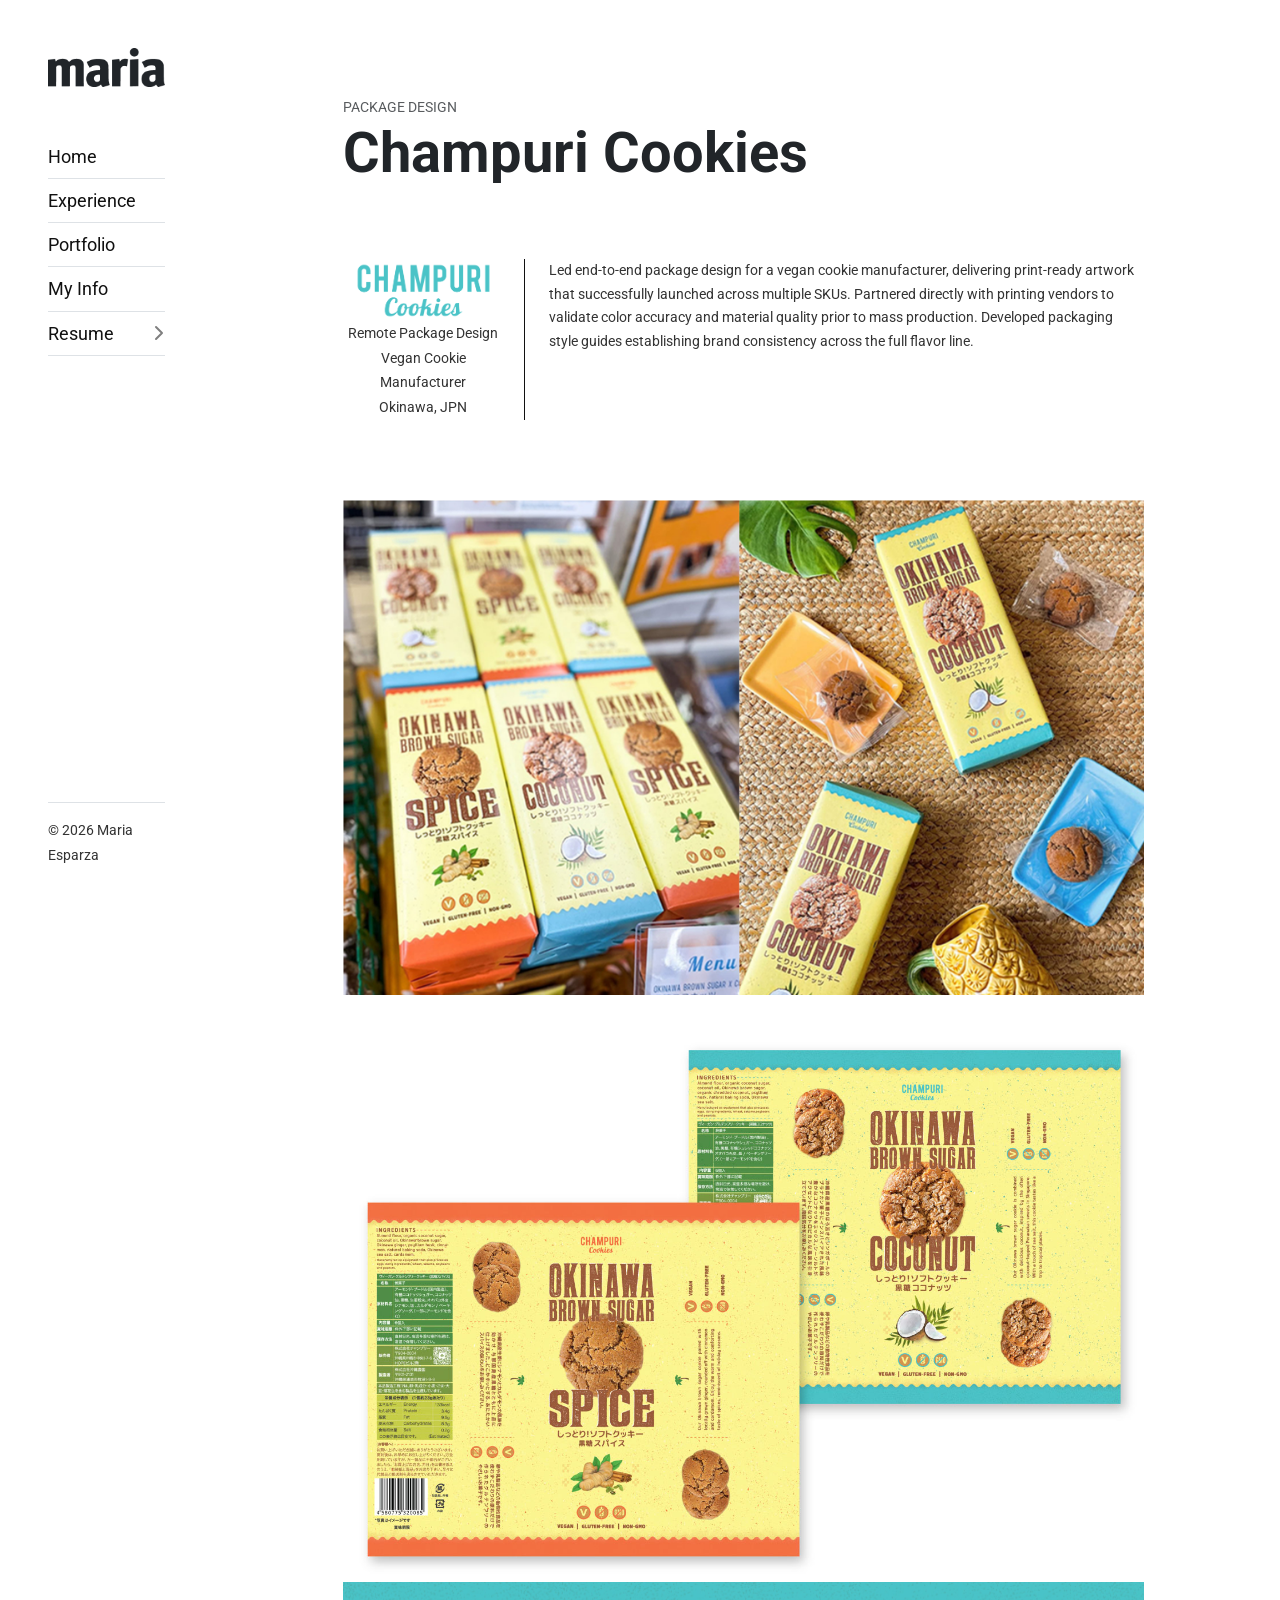
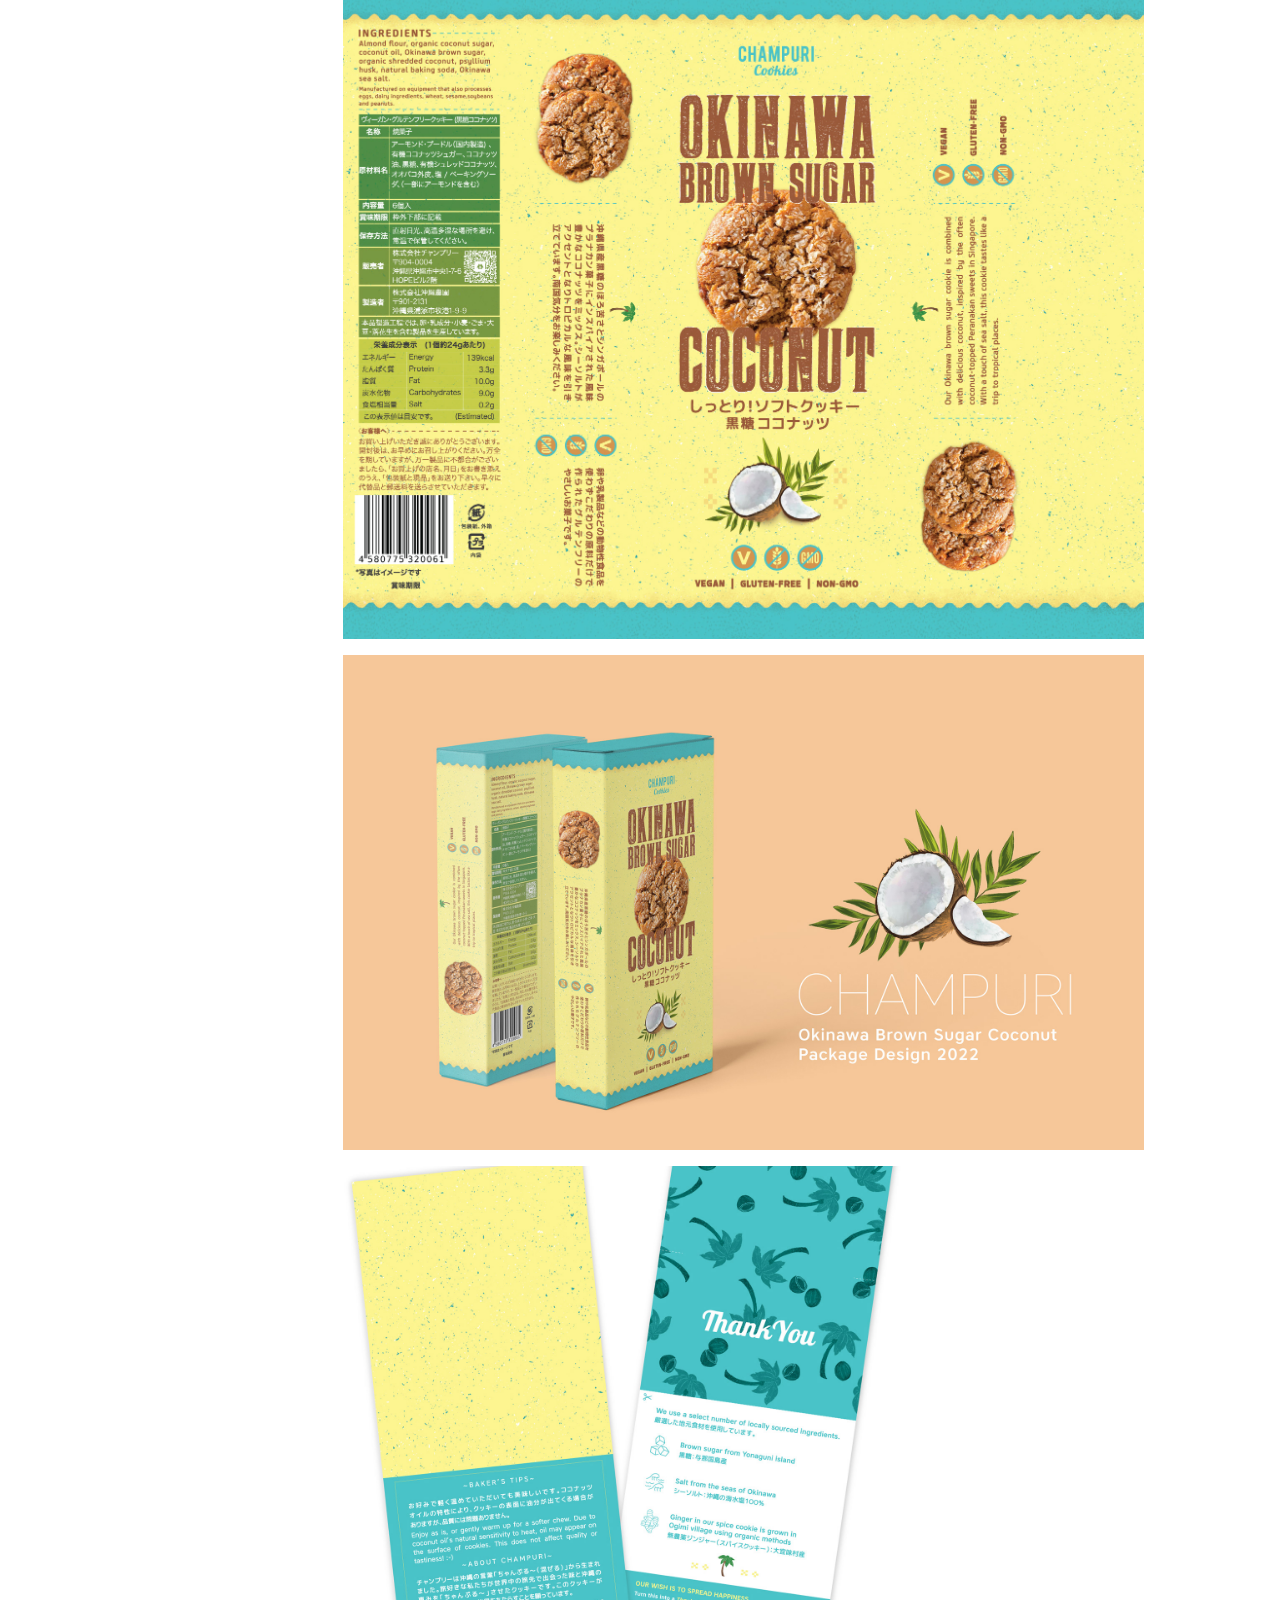
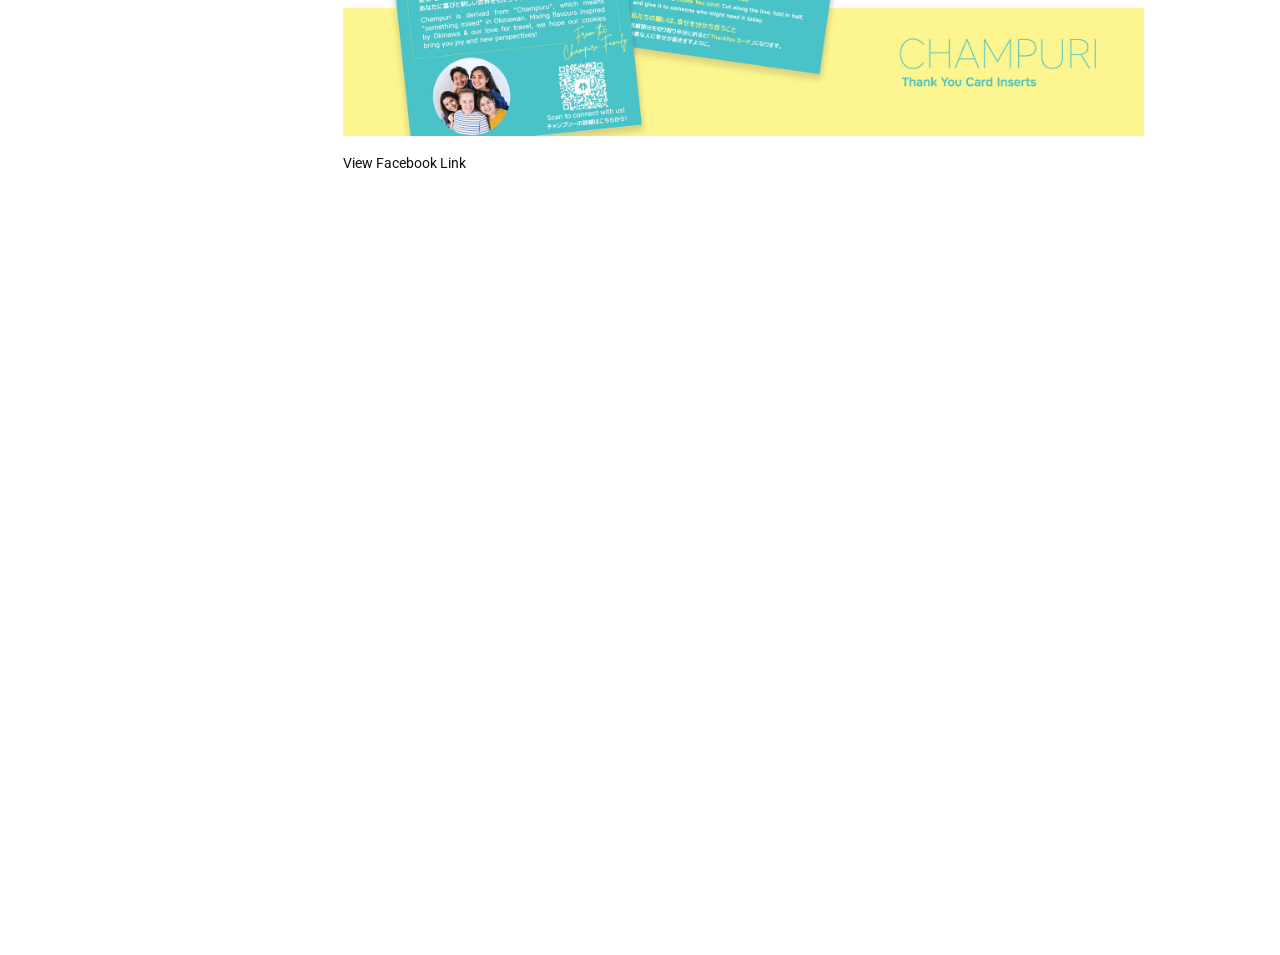
<file: Champuri-portfolio.html>
<!DOCTYPE html>
<html lang="en">

<head>
  <title>Champuri Cookies</title>
  <meta charset="utf-8">
  <meta http-equiv="X-UA-Compatible" content="IE=edge">
  <meta name="viewport" content="width=device-width, initial-scale=1.0">
  <meta name="format-detection" content="telephone=no">
  <meta name="apple-mobile-web-app-capable" content="yes">
  <meta name="author" content="">
  <meta name="keywords" content="">
  <meta name="description" content="">
  <link rel="stylesheet" type="text/css" href="css/vendor.css">
  <link href="https://cdn.jsdelivr.net/npm/bootstrap@5.3.1/dist/css/bootstrap.min.css" rel="stylesheet"
    integrity="sha384-4bw+/aepP/YC94hEpVNVgiZdgIC5+VKNBQNGCHeKRQN+PtmoHDEXuppvnDJzQIu9" crossorigin="anonymous">
  <link rel="stylesheet" type="text/css" href="style.css">

  <link rel="preconnect" href="https://fonts.googleapis.com">
  <link rel="preconnect" href="https://fonts.gstatic.com" crossorigin>
  <link href="https://fonts.googleapis.com/css2?family=Roboto:wght@100;300;400;700;900&display=swap" rel="stylesheet">
</head>

<body class="bg-body homepage post-template">
  <svg xmlns="http://www.w3.org/2000/svg" style="display: none;">
		<defs>
			<symbol xmlns="http://www.w3.org/2000/svg" id="instagram" viewBox="0 0 15 15">
				<path fill="none" stroke="currentColor"
					d="M11 3.5h1M4.5.5h6a4 4 0 0 1 4 4v6a4 4 0 0 1-4 4h-6a4 4 0 0 1-4-4v-6a4 4 0 0 1 4-4Zm3 10a3 3 0 1 1 0-6a3 3 0 0 1 0 6Z" />
			</symbol>
			<symbol xmlns="http://www.w3.org/2000/svg" id="facebook" viewBox="0 0 15 15">
				<path fill="none" stroke="currentColor"
					d="M7.5 14.5a7 7 0 1 1 0-14a7 7 0 0 1 0 14Zm0 0v-8a2 2 0 0 1 2-2h.5m-5 4h5" />
			</symbol>
			<symbol xmlns="http://www.w3.org/2000/svg" id="twitter" viewBox="0 0 15 15">
				<path fill="currentColor"
					d="m14.478 1.5l.5-.033a.5.5 0 0 0-.871-.301l.371.334Zm-.498 2.959a.5.5 0 1 0-1 0h1Zm-6.49.082h-.5h.5Zm0 .959h.5h-.5Zm-6.99 7V12a.5.5 0 0 0-.278.916L.5 12.5Zm.998-11l.469-.175a.5.5 0 0 0-.916-.048l.447.223Zm3.994 9l.354.353a.5.5 0 0 0-.195-.827l-.159.474Zm7.224-8.027l-.37.336l.18.199l.265-.04l-.075-.495Zm1.264-.94c.051.778.003 1.25-.123 1.606c-.122.345-.336.629-.723 1l.692.722c.438-.42.776-.832.974-1.388c.193-.546.232-1.178.177-2.006l-.998.066Zm0 3.654V4.46h-1v.728h1Zm-6.99-.646V5.5h1v-.959h-1Zm0 .959V6h1v-.5h-1ZM10.525 1a3.539 3.539 0 0 0-3.537 3.541h1A2.539 2.539 0 0 1 10.526 2V1Zm2.454 4.187C12.98 9.503 9.487 13 5.18 13v1c4.86 0 8.8-3.946 8.8-8.813h-1ZM1.03 1.675C1.574 3.127 3.614 6 7.49 6V5C4.174 5 2.421 2.54 1.966 1.325l-.937.35Zm.021-.398C.004 3.373-.157 5.407.604 7.139c.759 1.727 2.392 3.055 4.73 3.835l.317-.948c-2.155-.72-3.518-1.892-4.132-3.29c-.612-1.393-.523-3.11.427-5.013l-.895-.446Zm4.087 8.87C4.536 10.75 2.726 12 .5 12v1c2.566 0 4.617-1.416 5.346-2.147l-.708-.706Zm7.949-8.009A3.445 3.445 0 0 0 10.526 1v1c.721 0 1.37.311 1.82.809l.74-.671Zm-.296.83a3.513 3.513 0 0 0 2.06-1.134l-.744-.668a2.514 2.514 0 0 1-1.466.813l.15.989ZM.222 12.916C1.863 14.01 3.583 14 5.18 14v-1c-1.63 0-3.048-.011-4.402-.916l-.556.832Z" />
			</symbol>
			<symbol xmlns="http://www.w3.org/2000/svg" id="pinterest" viewBox="0 0 15 15">
				<path fill="none" stroke="currentColor"
					d="m4.5 13.5l3-7m-3.236 3a2.989 2.989 0 0 1-.764-2V7A3.5 3.5 0 0 1 7 3.5h1A3.5 3.5 0 0 1 11.5 7v.5a3 3 0 0 1-3 3a2.081 2.081 0 0 1-1.974-1.423L6.5 9m1 5.5a7 7 0 1 1 0-14a7 7 0 0 1 0 14Z" />
			</symbol>
			<symbol xmlns="http://www.w3.org/2000/svg" id="youtube" viewBox="0 0 15 15">
				<path fill="currentColor"
					d="m1.61 12.738l-.104.489l.105-.489Zm11.78 0l.104.489l-.105-.489Zm0-10.476l.104-.489l-.105.489Zm-11.78 0l.106.489l-.105-.489ZM6.5 5.5l.277-.416A.5.5 0 0 0 6 5.5h.5Zm0 4H6a.5.5 0 0 0 .777.416L6.5 9.5Zm3-2l.277.416a.5.5 0 0 0 0-.832L9.5 7.5ZM0 3.636v7.728h1V3.636H0Zm15 7.728V3.636h-1v7.728h1ZM1.506 13.227c3.951.847 8.037.847 11.988 0l-.21-.978a27.605 27.605 0 0 1-11.568 0l-.21.978ZM13.494 1.773a28.606 28.606 0 0 0-11.988 0l.21.978a27.607 27.607 0 0 1 11.568 0l.21-.978ZM15 3.636c0-.898-.628-1.675-1.506-1.863l-.21.978c.418.09.716.458.716.885h1Zm-1 7.728a.905.905 0 0 1-.716.885l.21.978A1.905 1.905 0 0 0 15 11.364h-1Zm-14 0c0 .898.628 1.675 1.506 1.863l.21-.978A.905.905 0 0 1 1 11.364H0Zm1-7.728c0-.427.298-.796.716-.885l-.21-.978A1.905 1.905 0 0 0 0 3.636h1ZM6 5.5v4h1v-4H6Zm.777 4.416l3-2l-.554-.832l-3 2l.554.832Zm3-2.832l-3-2l-.554.832l3 2l.554-.832Z" />
			</symbol>
			<symbol xmlns="http://www.w3.org/2000/svg" id="dribble" viewBox="0 0 15 15">
				<path fill="none" stroke="currentColor" stroke-linecap="round" stroke-linejoin="round"
					d="M4.839 1.024c3.346 4.041 5.096 7.922 5.704 12.782M.533 6.82c5.985-.138 9.402-1.083 11.97-4.216M2.7 12.594c3.221-4.902 7.171-5.65 11.755-4.293M14.5 7.5a7 7 0 1 0-14 0a7 7 0 0 0 14 0Z" />
			</symbol>
			<symbol xmlns="http://www.w3.org/2000/svg" id="calendar" viewBox="0 0 24 24">
				<g fill="none" stroke="currentColor" stroke-linecap="round" stroke-linejoin="round" stroke-width="2">
					<rect width="20" height="18" x="2" y="4" rx="4" />
					<path d="M8 2v4m8-4v4M2 10h20" />
				</g>
			</symbol>
			<symbol xmlns="http://www.w3.org/2000/svg" id="shopping-bag" viewBox="0 0 24 24">
				<g fill="none" stroke="currentColor" stroke-linecap="round" stroke-linejoin="round" stroke-width="2">
					<path
						d="M3.977 9.84A2 2 0 0 1 5.971 8h12.058a2 2 0 0 1 1.994 1.84l.803 10A2 2 0 0 1 18.833 22H5.167a2 2 0 0 1-1.993-2.16l.803-10Z" />
					<path d="M16 11V6a4 4 0 0 0-4-4v0a4 4 0 0 0-4 4v5" />
				</g>
			</symbol>
			<symbol xmlns="http://www.w3.org/2000/svg" id="gift" viewBox="0 0 24 24">
				<g fill="none" stroke="currentColor" stroke-linecap="round" stroke-linejoin="round" stroke-width="2">
					<rect width="18" height="14" x="3" y="8" rx="2" />
					<path d="M12 5a3 3 0 1 0-3 3m6 0a3 3 0 1 0-3-3m0 0v17m9-7H3" />
				</g>
			</symbol>
			<symbol xmlns="http://www.w3.org/2000/svg" id="arrow-cycle" viewBox="0 0 24 24">
				<g fill="none" stroke="currentColor" stroke-linecap="round" stroke-linejoin="round" stroke-width="2">
					<path
						d="M22 12c0 6-4.39 10-9.806 10C7.792 22 4.24 19.665 3 16m-1-4C2 6 6.39 2 11.806 2C16.209 2 19.76 4.335 21 8" />
					<path d="m7 17l-4-1l-1 4M17 7l4 1l1-4" />
				</g>
			</symbol>
			<symbol xmlns="http://www.w3.org/2000/svg" id="link" viewBox="0 0 24 24">
				<path fill="currentColor"
					d="M12 19a1 1 0 1 0-1-1a1 1 0 0 0 1 1Zm5 0a1 1 0 1 0-1-1a1 1 0 0 0 1 1Zm0-4a1 1 0 1 0-1-1a1 1 0 0 0 1 1Zm-5 0a1 1 0 1 0-1-1a1 1 0 0 0 1 1Zm7-12h-1V2a1 1 0 0 0-2 0v1H8V2a1 1 0 0 0-2 0v1H5a3 3 0 0 0-3 3v14a3 3 0 0 0 3 3h14a3 3 0 0 0 3-3V6a3 3 0 0 0-3-3Zm1 17a1 1 0 0 1-1 1H5a1 1 0 0 1-1-1v-9h16Zm0-11H4V6a1 1 0 0 1 1-1h1v1a1 1 0 0 0 2 0V5h8v1a1 1 0 0 0 2 0V5h1a1 1 0 0 1 1 1ZM7 15a1 1 0 1 0-1-1a1 1 0 0 0 1 1Zm0 4a1 1 0 1 0-1-1a1 1 0 0 0 1 1Z" />
			</symbol>
			<symbol xmlns="http://www.w3.org/2000/svg" id="arrow-left" viewBox="0 0 24 24">
				<path fill="currentColor"
					d="M17 11H9.41l3.3-3.29a1 1 0 1 0-1.42-1.42l-5 5a1 1 0 0 0-.21.33a1 1 0 0 0 0 .76a1 1 0 0 0 .21.33l5 5a1 1 0 0 0 1.42 0a1 1 0 0 0 0-1.42L9.41 13H17a1 1 0 0 0 0-2Z" />
			</symbol>
			<symbol xmlns="http://www.w3.org/2000/svg" id="arrow-right" viewBox="0 0 24 24">
				<path fill="currentColor"
					d="M17.92 11.62a1 1 0 0 0-.21-.33l-5-5a1 1 0 0 0-1.42 1.42l3.3 3.29H7a1 1 0 0 0 0 2h7.59l-3.3 3.29a1 1 0 0 0 0 1.42a1 1 0 0 0 1.42 0l5-5a1 1 0 0 0 .21-.33a1 1 0 0 0 0-.76Z" />
			</symbol>
			<symbol xmlns="http://www.w3.org/2000/svg" id="play" viewBox="0 0 24 24">
				<g fill="none" fill-rule="evenodd">
					<path
						d="M24 0v24H0V0h24ZM12.593 23.258l-.011.002l-.071.035l-.02.004l-.014-.004l-.071-.035c-.01-.004-.019-.001-.024.005l-.004.01l-.017.428l.005.02l.01.013l.104.074l.015.004l.012-.004l.104-.074l.012-.016l.004-.017l-.017-.427c-.002-.01-.009-.017-.017-.018Zm.265-.113l-.013.002l-.185.093l-.01.01l-.003.011l.018.43l.005.012l.008.007l.201.093c.012.004.023 0 .029-.008l.004-.014l-.034-.614c-.003-.012-.01-.02-.02-.022Zm-.715.002a.023.023 0 0 0-.027.006l-.006.014l-.034.614c0 .012.007.02.017.024l.015-.002l.201-.093l.01-.008l.004-.011l.017-.43l-.003-.012l-.01-.01l-.184-.092Z" />
					<path fill="currentColor"
						d="M5.669 4.76a1.469 1.469 0 0 1 2.04-1.177c1.062.454 3.442 1.533 6.462 3.276c3.021 1.744 5.146 3.267 6.069 3.958c.788.591.79 1.763.001 2.356c-.914.687-3.013 2.19-6.07 3.956c-3.06 1.766-5.412 2.832-6.464 3.28c-.906.387-1.92-.2-2.038-1.177c-.138-1.142-.396-3.735-.396-7.237c0-3.5.257-6.092.396-7.235Z" />
				</g>
			</symbol>
			<symbol xmlns="http://www.w3.org/2000/svg" id="category" viewBox="0 0 24 24">
				<path fill="currentColor"
					d="M19 5.5h-6.28l-.32-1a3 3 0 0 0-2.84-2H5a3 3 0 0 0-3 3v13a3 3 0 0 0 3 3h14a3 3 0 0 0 3-3v-10a3 3 0 0 0-3-3Zm1 13a1 1 0 0 1-1 1H5a1 1 0 0 1-1-1v-13a1 1 0 0 1 1-1h4.56a1 1 0 0 1 .95.68l.54 1.64a1 1 0 0 0 .95.68h7a1 1 0 0 1 1 1Z" />
			</symbol>
			<symbol xmlns="http://www.w3.org/2000/svg" id="calendar" viewBox="0 0 24 24">
				<path fill="currentColor"
					d="M19 4h-2V3a1 1 0 0 0-2 0v1H9V3a1 1 0 0 0-2 0v1H5a3 3 0 0 0-3 3v12a3 3 0 0 0 3 3h14a3 3 0 0 0 3-3V7a3 3 0 0 0-3-3Zm1 15a1 1 0 0 1-1 1H5a1 1 0 0 1-1-1v-7h16Zm0-9H4V7a1 1 0 0 1 1-1h2v1a1 1 0 0 0 2 0V6h6v1a1 1 0 0 0 2 0V6h2a1 1 0 0 1 1 1Z" />
			</symbol>
			<symbol xmlns="http://www.w3.org/2000/svg" id="heart" viewBox="0 0 24 24">
				<path fill="currentColor"
					d="M20.16 4.61A6.27 6.27 0 0 0 12 4a6.27 6.27 0 0 0-8.16 9.48l7.45 7.45a1 1 0 0 0 1.42 0l7.45-7.45a6.27 6.27 0 0 0 0-8.87Zm-1.41 7.46L12 18.81l-6.75-6.74a4.28 4.28 0 0 1 3-7.3a4.25 4.25 0 0 1 3 1.25a1 1 0 0 0 1.42 0a4.27 4.27 0 0 1 6 6.05Z" />
			</symbol>
			<symbol xmlns="http://www.w3.org/2000/svg" id="plus" viewBox="0 0 24 24">
				<path fill="currentColor"
					d="M19 11h-6V5a1 1 0 0 0-2 0v6H5a1 1 0 0 0 0 2h6v6a1 1 0 0 0 2 0v-6h6a1 1 0 0 0 0-2Z" />
			</symbol>
			<symbol xmlns="http://www.w3.org/2000/svg" id="minus" viewBox="0 0 24 24">
				<path fill="currentColor" d="M19 11H5a1 1 0 0 0 0 2h14a1 1 0 0 0 0-2Z" />
			</symbol>
			<symbol xmlns="http://www.w3.org/2000/svg" id="cart" viewBox="0 0 24 24">
				<path fill="currentColor"
					d="M8.5 19a1.5 1.5 0 1 0 1.5 1.5A1.5 1.5 0 0 0 8.5 19ZM19 16H7a1 1 0 0 1 0-2h8.491a3.013 3.013 0 0 0 2.885-2.176l1.585-5.55A1 1 0 0 0 19 5H6.74a3.007 3.007 0 0 0-2.82-2H3a1 1 0 0 0 0 2h.921a1.005 1.005 0 0 1 .962.725l.155.545v.005l1.641 5.742A3 3 0 0 0 7 18h12a1 1 0 0 0 0-2Zm-1.326-9l-1.22 4.274a1.005 1.005 0 0 1-.963.726H8.754l-.255-.892L7.326 7ZM16.5 19a1.5 1.5 0 1 0 1.5 1.5a1.5 1.5 0 0 0-1.5-1.5Z" />
			</symbol>
			<symbol xmlns="http://www.w3.org/2000/svg" id="check" viewBox="0 0 24 24">
				<path fill="currentColor"
					d="M18.71 7.21a1 1 0 0 0-1.42 0l-7.45 7.46l-3.13-3.14A1 1 0 1 0 5.29 13l3.84 3.84a1 1 0 0 0 1.42 0l8.16-8.16a1 1 0 0 0 0-1.47Z" />
			</symbol>
			<symbol xmlns="http://www.w3.org/2000/svg" id="trash" viewBox="0 0 24 24">
				<path fill="currentColor"
					d="M10 18a1 1 0 0 0 1-1v-6a1 1 0 0 0-2 0v6a1 1 0 0 0 1 1ZM20 6h-4V5a3 3 0 0 0-3-3h-2a3 3 0 0 0-3 3v1H4a1 1 0 0 0 0 2h1v11a3 3 0 0 0 3 3h8a3 3 0 0 0 3-3V8h1a1 1 0 0 0 0-2ZM10 5a1 1 0 0 1 1-1h2a1 1 0 0 1 1 1v1h-4Zm7 14a1 1 0 0 1-1 1H8a1 1 0 0 1-1-1V8h10Zm-3-1a1 1 0 0 0 1-1v-6a1 1 0 0 0-2 0v6a1 1 0 0 0 1 1Z" />
			</symbol>
			<symbol xmlns="http://www.w3.org/2000/svg" id="star-outline" viewBox="0 0 15 15">
				<path fill="none" stroke="currentColor" stroke-linecap="round" stroke-linejoin="round"
					d="M7.5 9.804L5.337 11l.413-2.533L4 6.674l2.418-.37L7.5 4l1.082 2.304l2.418.37l-1.75 1.793L9.663 11L7.5 9.804Z" />
			</symbol>
			<symbol xmlns="http://www.w3.org/2000/svg" id="star-solid" viewBox="0 0 15 15">
				<path fill="currentColor"
					d="M7.953 3.788a.5.5 0 0 0-.906 0L6.08 5.85l-2.154.33a.5.5 0 0 0-.283.843l1.574 1.613l-.373 2.284a.5.5 0 0 0 .736.518l1.92-1.063l1.921 1.063a.5.5 0 0 0 .736-.519l-.373-2.283l1.574-1.613a.5.5 0 0 0-.283-.844L8.921 5.85l-.968-2.062Z" />
			</symbol>
			<symbol xmlns="http://www.w3.org/2000/svg" id="search" viewBox="0 0 24 24">
				<path fill="currentColor"
					d="M21.71 20.29L18 16.61A9 9 0 1 0 16.61 18l3.68 3.68a1 1 0 0 0 1.42 0a1 1 0 0 0 0-1.39ZM11 18a7 7 0 1 1 7-7a7 7 0 0 1-7 7Z" />
			</symbol>
			<symbol xmlns="http://www.w3.org/2000/svg" id="user" viewBox="0 0 24 24">
				<path fill="currentColor"
					d="M15.71 12.71a6 6 0 1 0-7.42 0a10 10 0 0 0-6.22 8.18a1 1 0 0 0 2 .22a8 8 0 0 1 15.9 0a1 1 0 0 0 1 .89h.11a1 1 0 0 0 .88-1.1a10 10 0 0 0-6.25-8.19ZM12 12a4 4 0 1 1 4-4a4 4 0 0 1-4 4Z" />
			</symbol>
			<symbol xmlns="http://www.w3.org/2000/svg" id="close" viewBox="0 0 15 15">
				<path fill="currentColor"
					d="M7.953 3.788a.5.5 0 0 0-.906 0L6.08 5.85l-2.154.33a.5.5 0 0 0-.283.843l1.574 1.613l-.373 2.284a.5.5 0 0 0 .736.518l1.92-1.063l1.921 1.063a.5.5 0 0 0 .736-.519l-.373-2.283l1.574-1.613a.5.5 0 0 0-.283-.844L8.921 5.85l-.968-2.062Z" />
			</symbol>
			<symbol xmlns="http://www.w3.org/2000/svg" id="quote" viewBox="0 0 448 512">
				<path fill="currentColor" d="M0 216C0 149.7 53.7 96 120 96h8c17.7 0 32 14.3 32 32s-14.3 32-32 32h-8c-30.9 0-56 25.1-56 56v8h64c35.3 0 64 28.7 64 64v64c0 35.3-28.7 64-64 64H64c-35.3 0-64-28.7-64-64V216zm256 0c0-66.3 53.7-120 120-120h8c17.7 0 32 14.3 32 32s-14.3 32-32 32h-8c-30.9 0-56 25.1-56 56v8h64c35.3 0 64 28.7 64 64v64c0 35.3-28.7 64-64 64h-64c-35.3 0-64-28.7-64-64V216z"/>
			</symbol>
      <symbol xmlns="http://www.w3.org/2000/svg" id="folder" viewBox="0 0 18 18" fill="none">
        <path d="M14.0946 4.04689H9.56953L9.33895 3.3259C9.18947 2.90285 8.9122 2.53678 8.54555 2.27842C8.1789 2.02006 7.74102 1.8822 7.29258 1.88393H4.00687C3.43356 1.88393 2.88374 2.11181 2.47835 2.51744C2.07296 2.92308 1.84521 3.47324 1.84521 4.04689V13.4197C1.84521 13.9934 2.07296 14.5435 2.47835 14.9492C2.88374 15.3548 3.43356 15.5827 4.00687 15.5827H14.0946C14.6679 15.5827 15.2177 15.3548 15.6231 14.9492C16.0285 14.5435 16.2562 13.9934 16.2562 13.4197V6.20985C16.2562 5.6362 16.0285 5.08604 15.6231 4.68041C15.2177 4.27477 14.6679 4.04689 14.0946 4.04689ZM14.8151 13.4197C14.8151 13.6109 14.7392 13.7943 14.6041 13.9295C14.469 14.0648 14.2857 14.1407 14.0946 14.1407H4.00687C3.81577 14.1407 3.63249 14.0648 3.49736 13.9295C3.36223 13.7943 3.28632 13.6109 3.28632 13.4197V4.04689C3.28632 3.85567 3.36223 3.67229 3.49736 3.53707C3.63249 3.40186 3.81577 3.3259 4.00687 3.3259H7.29258C7.44364 3.32551 7.591 3.37264 7.71384 3.46061C7.83667 3.54859 7.92877 3.67297 7.97711 3.81617L8.3662 4.99859C8.41454 5.1418 8.50664 5.26618 8.62947 5.35415C8.75231 5.44213 8.89967 5.48925 9.05073 5.48886H14.0946C14.2857 5.48886 14.469 5.56483 14.6041 5.70004C14.7392 5.83525 14.8151 6.01863 14.8151 6.20985V13.4197Z" fill="black"/>
      </symbol>
      <symbol xmlns="http://www.w3.org/2000/svg" id="clock" viewBox="0 0 18 18" fill="none">
        <path d="M11.0931 9.19042L9.58134 8.3173V5.12838C9.58134 4.93716 9.50543 4.75377 9.3703 4.61856C9.23517 4.48335 9.05189 4.40739 8.86079 4.40739C8.66969 4.40739 8.48641 4.48335 8.35128 4.61856C8.21615 4.75377 8.14024 4.93716 8.14024 5.12838V8.73331C8.14024 8.85987 8.17354 8.9842 8.23678 9.0938C8.30002 9.2034 8.39098 9.29441 8.50051 9.35769L10.3725 10.4392C10.4545 10.4873 10.5452 10.5186 10.6393 10.5315C10.7335 10.5444 10.8292 10.5385 10.9211 10.5142C11.013 10.4899 11.0991 10.4477 11.1746 10.3899C11.2501 10.3322 11.3134 10.26 11.3609 10.1777C11.4084 10.0953 11.4392 10.0044 11.4515 9.91012C11.4637 9.81583 11.4572 9.72004 11.4323 9.62828C11.4074 9.53652 11.3646 9.45059 11.3064 9.37544C11.2482 9.3003 11.1757 9.23741 11.0931 9.19042ZM8.86079 1.52344C7.43567 1.52344 6.04256 1.94629 4.85762 2.73852C3.67268 3.53075 2.74913 4.65678 2.20376 5.97421C1.6584 7.29165 1.5157 8.74131 1.79373 10.1399C2.07175 11.5385 2.75801 12.8231 3.76572 13.8315C4.77343 14.8398 6.05733 15.5265 7.45506 15.8047C8.8528 16.0828 10.3016 15.9401 11.6182 15.3944C12.9349 14.8487 14.0602 13.9246 14.852 12.7389C15.6437 11.5532 16.0663 10.1593 16.0663 8.73331C16.0642 6.82178 15.3044 4.98914 13.9535 3.63748C12.6027 2.28582 10.7712 1.52554 8.86079 1.52344ZM8.86079 14.5012C7.7207 14.5012 6.60621 14.1629 5.65826 13.5291C4.7103 12.8954 3.97146 11.9945 3.53517 10.9406C3.09887 9.88665 2.98472 8.72691 3.20714 7.60805C3.42956 6.48919 3.97857 5.46145 4.78474 4.65479C5.5909 3.84814 6.61802 3.2988 7.73621 3.07624C8.8544 2.85369 10.0134 2.96791 11.0667 3.40447C12.12 3.84103 13.0203 4.58031 13.6537 5.52884C14.2871 6.47737 14.6252 7.59253 14.6252 8.73331C14.6233 10.2625 14.0154 11.7284 12.9347 12.8097C11.8541 13.891 10.389 14.4993 8.86079 14.5012Z" fill="black"/>
      </symbol>
		</defs>
	</svg>

  <a class="menu-btn"><span></span></a>

  <div class="container-fluid">

    <header id="header-nav" class="col-lg-2 position-fixed px-5 bg-white h-100">
			<div class="header-wrap d-flex flex-column justify-content-between h-100">
				<div class="navigation">
					<div class="site-logo mt-5">
						<a href="index.html">
							<img src="images/logo.gif" alt="logo" class="img-fluid">
						</a>
					</div>

					<nav id="one-page-menu" class="vertical-menu my-5">
						<ul class="menu-list list-unstyled">
							<li><a href="index.html#billboard" class="nav-link">Home</a></li>
							<li><a href="index.html#experience" class="nav-link">Experience</a></li>
							<li><a href="#portfolio" class="nav-link">Portfolio</a></li>
							<li><a href="index.html#contact" class="nav-link">My Info</a></li>
              <li>
                <a class="nav-link btn-toggle d-flex justify-content-between align-items-center collapsed"
                  data-bs-toggle="collapse" data-bs-target="#pages-collapse" aria-expanded="false">
                  Resume
                </a>
                <div id="pages-collapse" class="collapse">
                  <ul class="list-unstyled py-3">

                    <li>
                      <a href="files/Maria_Esparza_Resume.docx" download="Maria_Esparza_Resume.docx">download (Word) </a>
                    </li>
                    <li>
                      <a href="files/Maria_Esparza_Resume.pdf" download="Maria_Esparza_Resume.pdf">download (Pdf) </a>
                    </li>
                    
                  </ul>
                </div>
              </li>
						</ul>
					</nav>
				</div>
				<div class="mt-5">

                <p  class="py-3 border-top d-flex">© 2026 Maria Esparza</p>

				</div>
			</div>
		</header>



    <main class="col-lg-10 offset-lg-2">
      <div class="container">

        <div class="justify-content-center px-1 mx-1 px-xl-5 mx-xl-5">

          <section id="about" class="my-5 py-5" data-aos="fade-up">
            <span class="text-muted text-uppercase">Package Design</span>
            <div class="row d-flex flex-wrap">
              <div class="col-lg-12 pb-5">
                <h1 class="display-4 txt-fx slide-up">Champuri Cookies</h1>
              </div>
            </div>
            <div class="row">
              <div class="col-lg-3 pb-5">
				                <div data-aos="fade-up" data-aos-delay="200">
                  <ul class="list-unstyled d-flex gap-2 gap-md-5 flex-column flex-md-row">
                    <li>
                      <p style="text-align: center; padding-right: 20px;" class="vl"><img src="images/Champuri-Logo.png" alt="portfolio" class="img-fluid">
					 Remote Package Design <br />Vegan Cookie Manufacturer<br/> Okinawa, JPN</p>
                    </li>


                  </ul>
                </div>

              </div>
              <div class="col-lg-9 pb-5">
                <div class="fs-5" data-aos="fade-up" data-aos-delay="300">
                  <p style="font-size: 14px;">Led end-to-end package design for a vegan cookie manufacturer,
                     delivering print-ready artwork that successfully launched across multiple SKUs. 
                     Partnered directly with printing vendors to validate color accuracy and material 
                     quality prior to mass production. Developed packaging style guides establishing brand 
                     consistency across the full flavor line.</p>
                </div>
              </div>

            </div>
            <div class="row">
              <div class="col-lg-12">
                <div class="portfolio-image">
			
                  <figure> 
                    <img src="images/champuri-cookie-img.jpg" alt="portfolio" class="img-fluid">
                  </figure>
                </div>
              </div>

            </div>
            <div class="row">
              <div class="col-lg-12">
                <div class="portfolio-image py-3">
                  <figure>
                    <img src="images/Champuri-packaging-spread.jpg" alt="portfolio" class="img-fluid">
                    <img src="images/champuri-cookie-package-design.jpg" alt="portfolio" class="img-fluid">
                 </figure> 
                   <figure> <img src="images/champuri-cookie.jpg" alt="portfolio" class="img-fluid"></figure>
                     <figure> <img src="images/champuri-cookie-thank-you-card.jpg" alt="portfolio" class="img-fluid"></figure>
                
                  <figcaption><a href="https://www.facebook.com/photo/?fbid=392827876291876&set=a.373025401605457" target="_blank"> View Facebook Link</a></figcaption>
                  </div>
              </div>
            </div>


          </section>
        
        		   <section id="portfolio" class="my-5 py-5 bg-text">
            <div class="section-header my-5" data-aos="fade-up">
              <div class="row justify-content-center g-5">
                <div class="col-lg-6">
                  <h5 class="display-3 txt-fx slide-up" style="text-align: center;">Portfolio</h5>
                </div>

              </div>
            </div>
            <div class="swiper portfolio-Swiper portfolio-content py-4" data-aos="fade-up">
              <div class="swiper-wrapper">
                <div class="swiper-slide">
                  <div class="image-holder">
                    <a href="batcity-portfolio.html" title="portfolio details"><img src="images/batcity-thumb.jpg"
                        alt="portfolio" class="img-fluid"></a>
                  </div>
                  <div class="caption d-flex justify-content-between align-items-center">
                    <div class="title">Graphic Design | Brochure & Apparels</div>
                  </div>
                </div>

                <div class="swiper-slide">
                  <div class="image-holder">
                    <a href="Esparzas-Portfolio.html" title="portfolio details"><img src="images/etc-thumb.jpg"
                        alt="portfolio" class="img-fluid"></a>
                  </div>
                  <div class="caption d-flex justify-content-between align-items-center">
                    <div class="title">Rebranding | Esparza's Tacos & Coffee</div>
                  </div>
                </div>
                <div class="swiper-slide">
                  <div class="image-holder">
                    <a href="SummerHarvest-Portfolio.html" title="portfolio details"><img src="images/summerharvest-thumb.jpg"
                        alt="portfolio" class="img-fluid"></a>
                  </div>
                  <div class="caption d-flex justify-content-between align-items-center">
                    <div class="title">Printed Ad | Graphic Design</div>
                  </div>
                </div>
                <div class="swiper-slide">
                  <div class="image-holder">
                    <a href="Mech-portfolio.html" title="portfolio details"><img src="images/merch-thumb.jpg"
                        alt="portfolio" class="img-fluid"></a>
                  </div>
                  <div class="caption d-flex justify-content-between align-items-center">
                    <div class="title">Merchandise Goods</div>
                  </div>
                </div>
              </div>
              <div class="swiper-pagination mt-5"></div>
            </div>
          </section>
          </div>
      </div>
    </main>

  </div>

  <script src="js/jquery-1.11.0.min.js"></script>
  <script src="https://cdn.jsdelivr.net/npm/bootstrap@5.3.1/dist/js/bootstrap.bundle.min.js"
    integrity="sha384-HwwvtgBNo3bZJJLYd8oVXjrBZt8cqVSpeBNS5n7C8IVInixGAoxmnlMuBnhbgrkm"
    crossorigin="anonymous"></script>
  <script src="js/plugins.js"></script>
  <script src="js/script.js"></script>
</body>

</html>
</file>
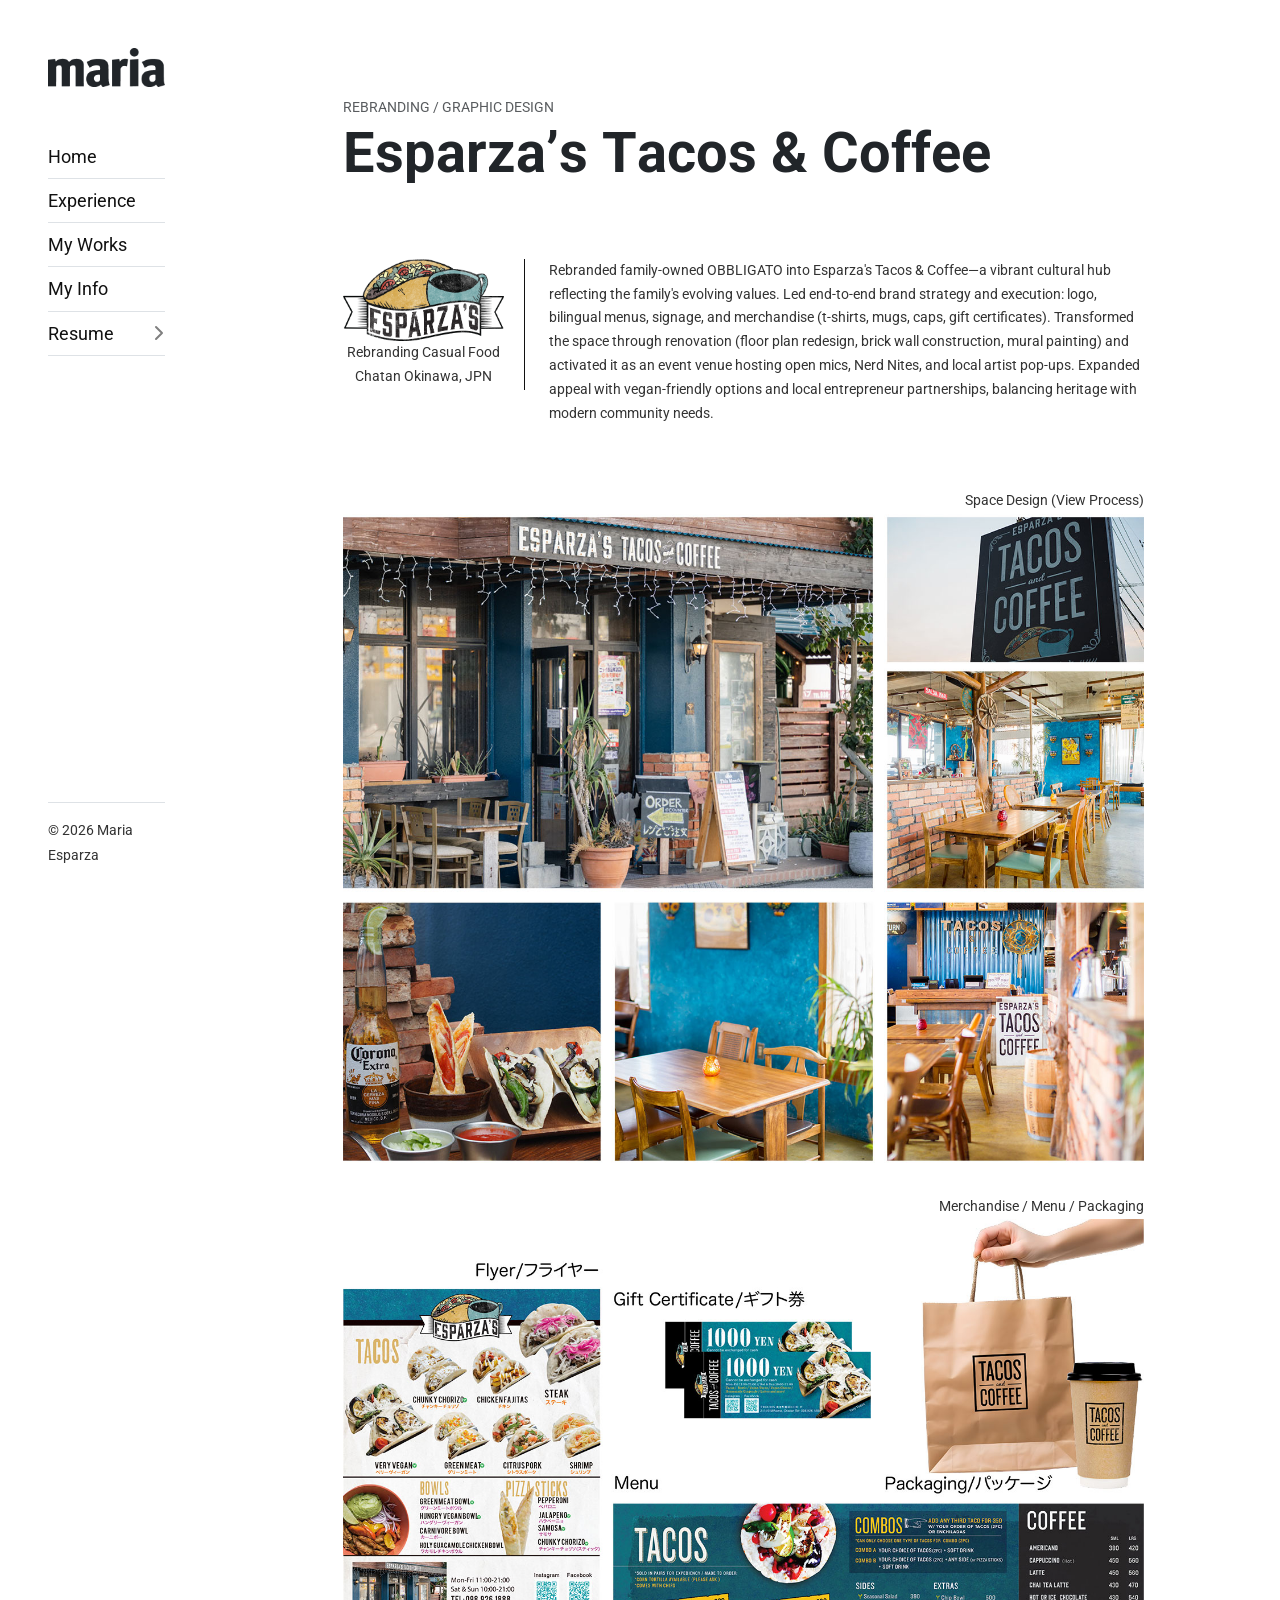
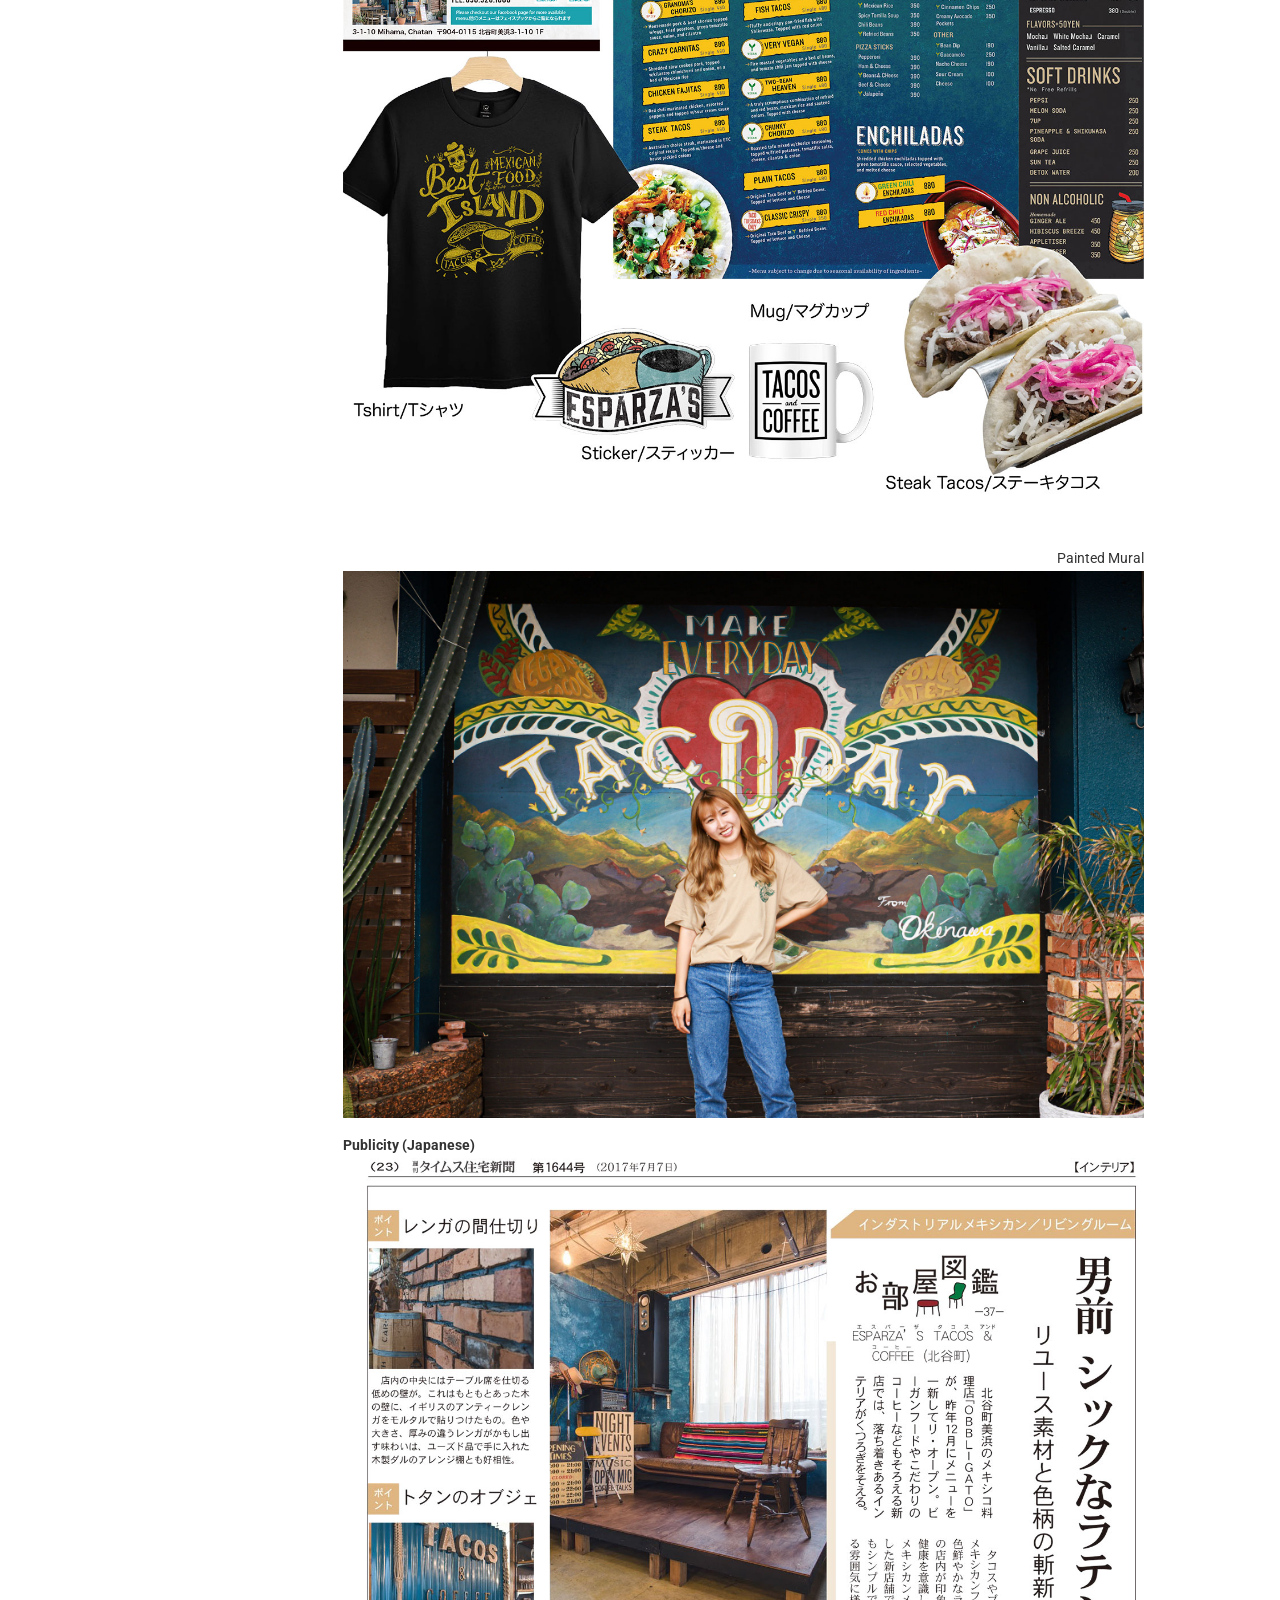
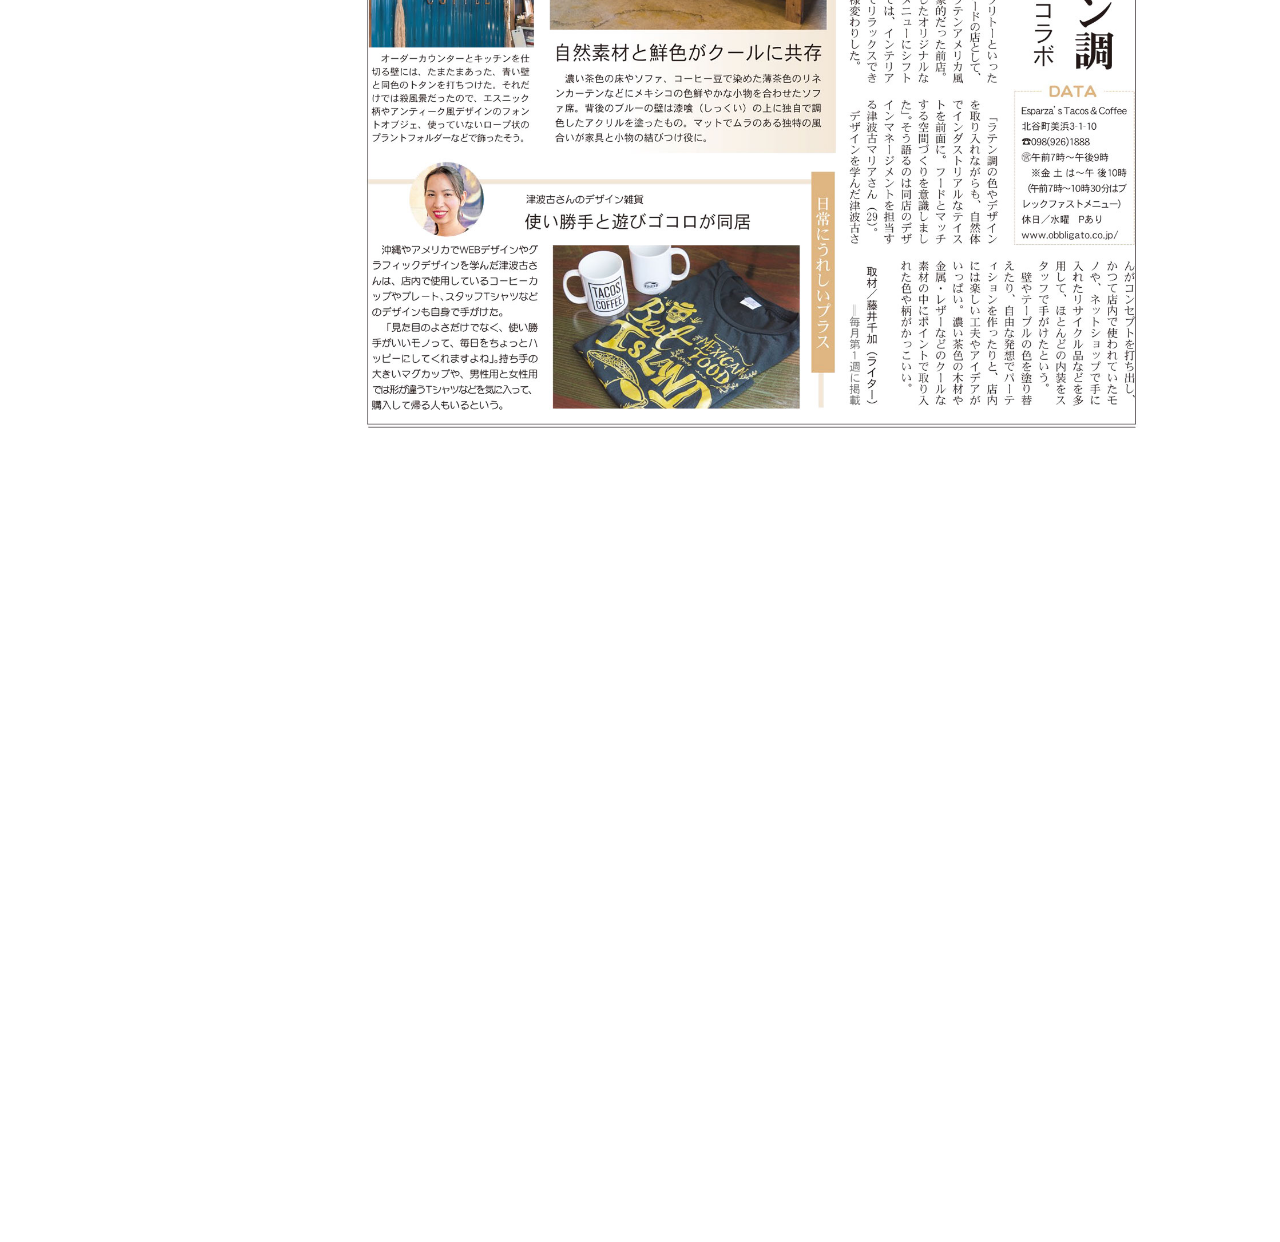
<file: Esparzas-Portfolio.html>
<!DOCTYPE html>
<html lang="en">

<head>
  <title>Esparza's</title>
  <meta charset="utf-8">
  <meta http-equiv="X-UA-Compatible" content="IE=edge">
  <meta name="viewport" content="width=device-width, initial-scale=1.0">
  <meta name="format-detection" content="telephone=no">
  <meta name="apple-mobile-web-app-capable" content="yes">
  <meta name="author" content="">
  <meta name="keywords" content="">
  <meta name="description" content="">
  <link rel="stylesheet" type="text/css" href="css/vendor.css">
  <link href="https://cdn.jsdelivr.net/npm/bootstrap@5.3.1/dist/css/bootstrap.min.css" rel="stylesheet"
    integrity="sha384-4bw+/aepP/YC94hEpVNVgiZdgIC5+VKNBQNGCHeKRQN+PtmoHDEXuppvnDJzQIu9" crossorigin="anonymous">
  <link rel="stylesheet" type="text/css" href="style.css">

  <link rel="preconnect" href="https://fonts.googleapis.com">
  <link rel="preconnect" href="https://fonts.gstatic.com" crossorigin>
  <link href="https://fonts.googleapis.com/css2?family=Roboto:wght@100;300;400;700;900&display=swap" rel="stylesheet">
</head>

<body class="bg-body homepage post-template">
  <svg xmlns="http://www.w3.org/2000/svg" style="display: none;">
		<defs>
			<symbol xmlns="http://www.w3.org/2000/svg" id="instagram" viewBox="0 0 15 15">
				<path fill="none" stroke="currentColor"
					d="M11 3.5h1M4.5.5h6a4 4 0 0 1 4 4v6a4 4 0 0 1-4 4h-6a4 4 0 0 1-4-4v-6a4 4 0 0 1 4-4Zm3 10a3 3 0 1 1 0-6a3 3 0 0 1 0 6Z" />
			</symbol>
			<symbol xmlns="http://www.w3.org/2000/svg" id="facebook" viewBox="0 0 15 15">
				<path fill="none" stroke="currentColor"
					d="M7.5 14.5a7 7 0 1 1 0-14a7 7 0 0 1 0 14Zm0 0v-8a2 2 0 0 1 2-2h.5m-5 4h5" />
			</symbol>
			<symbol xmlns="http://www.w3.org/2000/svg" id="twitter" viewBox="0 0 15 15">
				<path fill="currentColor"
					d="m14.478 1.5l.5-.033a.5.5 0 0 0-.871-.301l.371.334Zm-.498 2.959a.5.5 0 1 0-1 0h1Zm-6.49.082h-.5h.5Zm0 .959h.5h-.5Zm-6.99 7V12a.5.5 0 0 0-.278.916L.5 12.5Zm.998-11l.469-.175a.5.5 0 0 0-.916-.048l.447.223Zm3.994 9l.354.353a.5.5 0 0 0-.195-.827l-.159.474Zm7.224-8.027l-.37.336l.18.199l.265-.04l-.075-.495Zm1.264-.94c.051.778.003 1.25-.123 1.606c-.122.345-.336.629-.723 1l.692.722c.438-.42.776-.832.974-1.388c.193-.546.232-1.178.177-2.006l-.998.066Zm0 3.654V4.46h-1v.728h1Zm-6.99-.646V5.5h1v-.959h-1Zm0 .959V6h1v-.5h-1ZM10.525 1a3.539 3.539 0 0 0-3.537 3.541h1A2.539 2.539 0 0 1 10.526 2V1Zm2.454 4.187C12.98 9.503 9.487 13 5.18 13v1c4.86 0 8.8-3.946 8.8-8.813h-1ZM1.03 1.675C1.574 3.127 3.614 6 7.49 6V5C4.174 5 2.421 2.54 1.966 1.325l-.937.35Zm.021-.398C.004 3.373-.157 5.407.604 7.139c.759 1.727 2.392 3.055 4.73 3.835l.317-.948c-2.155-.72-3.518-1.892-4.132-3.29c-.612-1.393-.523-3.11.427-5.013l-.895-.446Zm4.087 8.87C4.536 10.75 2.726 12 .5 12v1c2.566 0 4.617-1.416 5.346-2.147l-.708-.706Zm7.949-8.009A3.445 3.445 0 0 0 10.526 1v1c.721 0 1.37.311 1.82.809l.74-.671Zm-.296.83a3.513 3.513 0 0 0 2.06-1.134l-.744-.668a2.514 2.514 0 0 1-1.466.813l.15.989ZM.222 12.916C1.863 14.01 3.583 14 5.18 14v-1c-1.63 0-3.048-.011-4.402-.916l-.556.832Z" />
			</symbol>
			<symbol xmlns="http://www.w3.org/2000/svg" id="pinterest" viewBox="0 0 15 15">
				<path fill="none" stroke="currentColor"
					d="m4.5 13.5l3-7m-3.236 3a2.989 2.989 0 0 1-.764-2V7A3.5 3.5 0 0 1 7 3.5h1A3.5 3.5 0 0 1 11.5 7v.5a3 3 0 0 1-3 3a2.081 2.081 0 0 1-1.974-1.423L6.5 9m1 5.5a7 7 0 1 1 0-14a7 7 0 0 1 0 14Z" />
			</symbol>
			<symbol xmlns="http://www.w3.org/2000/svg" id="youtube" viewBox="0 0 15 15">
				<path fill="currentColor"
					d="m1.61 12.738l-.104.489l.105-.489Zm11.78 0l.104.489l-.105-.489Zm0-10.476l.104-.489l-.105.489Zm-11.78 0l.106.489l-.105-.489ZM6.5 5.5l.277-.416A.5.5 0 0 0 6 5.5h.5Zm0 4H6a.5.5 0 0 0 .777.416L6.5 9.5Zm3-2l.277.416a.5.5 0 0 0 0-.832L9.5 7.5ZM0 3.636v7.728h1V3.636H0Zm15 7.728V3.636h-1v7.728h1ZM1.506 13.227c3.951.847 8.037.847 11.988 0l-.21-.978a27.605 27.605 0 0 1-11.568 0l-.21.978ZM13.494 1.773a28.606 28.606 0 0 0-11.988 0l.21.978a27.607 27.607 0 0 1 11.568 0l.21-.978ZM15 3.636c0-.898-.628-1.675-1.506-1.863l-.21.978c.418.09.716.458.716.885h1Zm-1 7.728a.905.905 0 0 1-.716.885l.21.978A1.905 1.905 0 0 0 15 11.364h-1Zm-14 0c0 .898.628 1.675 1.506 1.863l.21-.978A.905.905 0 0 1 1 11.364H0Zm1-7.728c0-.427.298-.796.716-.885l-.21-.978A1.905 1.905 0 0 0 0 3.636h1ZM6 5.5v4h1v-4H6Zm.777 4.416l3-2l-.554-.832l-3 2l.554.832Zm3-2.832l-3-2l-.554.832l3 2l.554-.832Z" />
			</symbol>
			<symbol xmlns="http://www.w3.org/2000/svg" id="dribble" viewBox="0 0 15 15">
				<path fill="none" stroke="currentColor" stroke-linecap="round" stroke-linejoin="round"
					d="M4.839 1.024c3.346 4.041 5.096 7.922 5.704 12.782M.533 6.82c5.985-.138 9.402-1.083 11.97-4.216M2.7 12.594c3.221-4.902 7.171-5.65 11.755-4.293M14.5 7.5a7 7 0 1 0-14 0a7 7 0 0 0 14 0Z" />
			</symbol>
			<symbol xmlns="http://www.w3.org/2000/svg" id="calendar" viewBox="0 0 24 24">
				<g fill="none" stroke="currentColor" stroke-linecap="round" stroke-linejoin="round" stroke-width="2">
					<rect width="20" height="18" x="2" y="4" rx="4" />
					<path d="M8 2v4m8-4v4M2 10h20" />
				</g>
			</symbol>
			<symbol xmlns="http://www.w3.org/2000/svg" id="shopping-bag" viewBox="0 0 24 24">
				<g fill="none" stroke="currentColor" stroke-linecap="round" stroke-linejoin="round" stroke-width="2">
					<path
						d="M3.977 9.84A2 2 0 0 1 5.971 8h12.058a2 2 0 0 1 1.994 1.84l.803 10A2 2 0 0 1 18.833 22H5.167a2 2 0 0 1-1.993-2.16l.803-10Z" />
					<path d="M16 11V6a4 4 0 0 0-4-4v0a4 4 0 0 0-4 4v5" />
				</g>
			</symbol>
			<symbol xmlns="http://www.w3.org/2000/svg" id="gift" viewBox="0 0 24 24">
				<g fill="none" stroke="currentColor" stroke-linecap="round" stroke-linejoin="round" stroke-width="2">
					<rect width="18" height="14" x="3" y="8" rx="2" />
					<path d="M12 5a3 3 0 1 0-3 3m6 0a3 3 0 1 0-3-3m0 0v17m9-7H3" />
				</g>
			</symbol>
			<symbol xmlns="http://www.w3.org/2000/svg" id="arrow-cycle" viewBox="0 0 24 24">
				<g fill="none" stroke="currentColor" stroke-linecap="round" stroke-linejoin="round" stroke-width="2">
					<path
						d="M22 12c0 6-4.39 10-9.806 10C7.792 22 4.24 19.665 3 16m-1-4C2 6 6.39 2 11.806 2C16.209 2 19.76 4.335 21 8" />
					<path d="m7 17l-4-1l-1 4M17 7l4 1l1-4" />
				</g>
			</symbol>
			<symbol xmlns="http://www.w3.org/2000/svg" id="link" viewBox="0 0 24 24">
				<path fill="currentColor"
					d="M12 19a1 1 0 1 0-1-1a1 1 0 0 0 1 1Zm5 0a1 1 0 1 0-1-1a1 1 0 0 0 1 1Zm0-4a1 1 0 1 0-1-1a1 1 0 0 0 1 1Zm-5 0a1 1 0 1 0-1-1a1 1 0 0 0 1 1Zm7-12h-1V2a1 1 0 0 0-2 0v1H8V2a1 1 0 0 0-2 0v1H5a3 3 0 0 0-3 3v14a3 3 0 0 0 3 3h14a3 3 0 0 0 3-3V6a3 3 0 0 0-3-3Zm1 17a1 1 0 0 1-1 1H5a1 1 0 0 1-1-1v-9h16Zm0-11H4V6a1 1 0 0 1 1-1h1v1a1 1 0 0 0 2 0V5h8v1a1 1 0 0 0 2 0V5h1a1 1 0 0 1 1 1ZM7 15a1 1 0 1 0-1-1a1 1 0 0 0 1 1Zm0 4a1 1 0 1 0-1-1a1 1 0 0 0 1 1Z" />
			</symbol>
			<symbol xmlns="http://www.w3.org/2000/svg" id="arrow-left" viewBox="0 0 24 24">
				<path fill="currentColor"
					d="M17 11H9.41l3.3-3.29a1 1 0 1 0-1.42-1.42l-5 5a1 1 0 0 0-.21.33a1 1 0 0 0 0 .76a1 1 0 0 0 .21.33l5 5a1 1 0 0 0 1.42 0a1 1 0 0 0 0-1.42L9.41 13H17a1 1 0 0 0 0-2Z" />
			</symbol>
			<symbol xmlns="http://www.w3.org/2000/svg" id="arrow-right" viewBox="0 0 24 24">
				<path fill="currentColor"
					d="M17.92 11.62a1 1 0 0 0-.21-.33l-5-5a1 1 0 0 0-1.42 1.42l3.3 3.29H7a1 1 0 0 0 0 2h7.59l-3.3 3.29a1 1 0 0 0 0 1.42a1 1 0 0 0 1.42 0l5-5a1 1 0 0 0 .21-.33a1 1 0 0 0 0-.76Z" />
			</symbol>
			<symbol xmlns="http://www.w3.org/2000/svg" id="play" viewBox="0 0 24 24">
				<g fill="none" fill-rule="evenodd">
					<path
						d="M24 0v24H0V0h24ZM12.593 23.258l-.011.002l-.071.035l-.02.004l-.014-.004l-.071-.035c-.01-.004-.019-.001-.024.005l-.004.01l-.017.428l.005.02l.01.013l.104.074l.015.004l.012-.004l.104-.074l.012-.016l.004-.017l-.017-.427c-.002-.01-.009-.017-.017-.018Zm.265-.113l-.013.002l-.185.093l-.01.01l-.003.011l.018.43l.005.012l.008.007l.201.093c.012.004.023 0 .029-.008l.004-.014l-.034-.614c-.003-.012-.01-.02-.02-.022Zm-.715.002a.023.023 0 0 0-.027.006l-.006.014l-.034.614c0 .012.007.02.017.024l.015-.002l.201-.093l.01-.008l.004-.011l.017-.43l-.003-.012l-.01-.01l-.184-.092Z" />
					<path fill="currentColor"
						d="M5.669 4.76a1.469 1.469 0 0 1 2.04-1.177c1.062.454 3.442 1.533 6.462 3.276c3.021 1.744 5.146 3.267 6.069 3.958c.788.591.79 1.763.001 2.356c-.914.687-3.013 2.19-6.07 3.956c-3.06 1.766-5.412 2.832-6.464 3.28c-.906.387-1.92-.2-2.038-1.177c-.138-1.142-.396-3.735-.396-7.237c0-3.5.257-6.092.396-7.235Z" />
				</g>
			</symbol>
			<symbol xmlns="http://www.w3.org/2000/svg" id="category" viewBox="0 0 24 24">
				<path fill="currentColor"
					d="M19 5.5h-6.28l-.32-1a3 3 0 0 0-2.84-2H5a3 3 0 0 0-3 3v13a3 3 0 0 0 3 3h14a3 3 0 0 0 3-3v-10a3 3 0 0 0-3-3Zm1 13a1 1 0 0 1-1 1H5a1 1 0 0 1-1-1v-13a1 1 0 0 1 1-1h4.56a1 1 0 0 1 .95.68l.54 1.64a1 1 0 0 0 .95.68h7a1 1 0 0 1 1 1Z" />
			</symbol>
			<symbol xmlns="http://www.w3.org/2000/svg" id="calendar" viewBox="0 0 24 24">
				<path fill="currentColor"
					d="M19 4h-2V3a1 1 0 0 0-2 0v1H9V3a1 1 0 0 0-2 0v1H5a3 3 0 0 0-3 3v12a3 3 0 0 0 3 3h14a3 3 0 0 0 3-3V7a3 3 0 0 0-3-3Zm1 15a1 1 0 0 1-1 1H5a1 1 0 0 1-1-1v-7h16Zm0-9H4V7a1 1 0 0 1 1-1h2v1a1 1 0 0 0 2 0V6h6v1a1 1 0 0 0 2 0V6h2a1 1 0 0 1 1 1Z" />
			</symbol>
			<symbol xmlns="http://www.w3.org/2000/svg" id="heart" viewBox="0 0 24 24">
				<path fill="currentColor"
					d="M20.16 4.61A6.27 6.27 0 0 0 12 4a6.27 6.27 0 0 0-8.16 9.48l7.45 7.45a1 1 0 0 0 1.42 0l7.45-7.45a6.27 6.27 0 0 0 0-8.87Zm-1.41 7.46L12 18.81l-6.75-6.74a4.28 4.28 0 0 1 3-7.3a4.25 4.25 0 0 1 3 1.25a1 1 0 0 0 1.42 0a4.27 4.27 0 0 1 6 6.05Z" />
			</symbol>
			<symbol xmlns="http://www.w3.org/2000/svg" id="plus" viewBox="0 0 24 24">
				<path fill="currentColor"
					d="M19 11h-6V5a1 1 0 0 0-2 0v6H5a1 1 0 0 0 0 2h6v6a1 1 0 0 0 2 0v-6h6a1 1 0 0 0 0-2Z" />
			</symbol>
			<symbol xmlns="http://www.w3.org/2000/svg" id="minus" viewBox="0 0 24 24">
				<path fill="currentColor" d="M19 11H5a1 1 0 0 0 0 2h14a1 1 0 0 0 0-2Z" />
			</symbol>
			<symbol xmlns="http://www.w3.org/2000/svg" id="cart" viewBox="0 0 24 24">
				<path fill="currentColor"
					d="M8.5 19a1.5 1.5 0 1 0 1.5 1.5A1.5 1.5 0 0 0 8.5 19ZM19 16H7a1 1 0 0 1 0-2h8.491a3.013 3.013 0 0 0 2.885-2.176l1.585-5.55A1 1 0 0 0 19 5H6.74a3.007 3.007 0 0 0-2.82-2H3a1 1 0 0 0 0 2h.921a1.005 1.005 0 0 1 .962.725l.155.545v.005l1.641 5.742A3 3 0 0 0 7 18h12a1 1 0 0 0 0-2Zm-1.326-9l-1.22 4.274a1.005 1.005 0 0 1-.963.726H8.754l-.255-.892L7.326 7ZM16.5 19a1.5 1.5 0 1 0 1.5 1.5a1.5 1.5 0 0 0-1.5-1.5Z" />
			</symbol>
			<symbol xmlns="http://www.w3.org/2000/svg" id="check" viewBox="0 0 24 24">
				<path fill="currentColor"
					d="M18.71 7.21a1 1 0 0 0-1.42 0l-7.45 7.46l-3.13-3.14A1 1 0 1 0 5.29 13l3.84 3.84a1 1 0 0 0 1.42 0l8.16-8.16a1 1 0 0 0 0-1.47Z" />
			</symbol>
			<symbol xmlns="http://www.w3.org/2000/svg" id="trash" viewBox="0 0 24 24">
				<path fill="currentColor"
					d="M10 18a1 1 0 0 0 1-1v-6a1 1 0 0 0-2 0v6a1 1 0 0 0 1 1ZM20 6h-4V5a3 3 0 0 0-3-3h-2a3 3 0 0 0-3 3v1H4a1 1 0 0 0 0 2h1v11a3 3 0 0 0 3 3h8a3 3 0 0 0 3-3V8h1a1 1 0 0 0 0-2ZM10 5a1 1 0 0 1 1-1h2a1 1 0 0 1 1 1v1h-4Zm7 14a1 1 0 0 1-1 1H8a1 1 0 0 1-1-1V8h10Zm-3-1a1 1 0 0 0 1-1v-6a1 1 0 0 0-2 0v6a1 1 0 0 0 1 1Z" />
			</symbol>
			<symbol xmlns="http://www.w3.org/2000/svg" id="star-outline" viewBox="0 0 15 15">
				<path fill="none" stroke="currentColor" stroke-linecap="round" stroke-linejoin="round"
					d="M7.5 9.804L5.337 11l.413-2.533L4 6.674l2.418-.37L7.5 4l1.082 2.304l2.418.37l-1.75 1.793L9.663 11L7.5 9.804Z" />
			</symbol>
			<symbol xmlns="http://www.w3.org/2000/svg" id="star-solid" viewBox="0 0 15 15">
				<path fill="currentColor"
					d="M7.953 3.788a.5.5 0 0 0-.906 0L6.08 5.85l-2.154.33a.5.5 0 0 0-.283.843l1.574 1.613l-.373 2.284a.5.5 0 0 0 .736.518l1.92-1.063l1.921 1.063a.5.5 0 0 0 .736-.519l-.373-2.283l1.574-1.613a.5.5 0 0 0-.283-.844L8.921 5.85l-.968-2.062Z" />
			</symbol>
			<symbol xmlns="http://www.w3.org/2000/svg" id="search" viewBox="0 0 24 24">
				<path fill="currentColor"
					d="M21.71 20.29L18 16.61A9 9 0 1 0 16.61 18l3.68 3.68a1 1 0 0 0 1.42 0a1 1 0 0 0 0-1.39ZM11 18a7 7 0 1 1 7-7a7 7 0 0 1-7 7Z" />
			</symbol>
			<symbol xmlns="http://www.w3.org/2000/svg" id="user" viewBox="0 0 24 24">
				<path fill="currentColor"
					d="M15.71 12.71a6 6 0 1 0-7.42 0a10 10 0 0 0-6.22 8.18a1 1 0 0 0 2 .22a8 8 0 0 1 15.9 0a1 1 0 0 0 1 .89h.11a1 1 0 0 0 .88-1.1a10 10 0 0 0-6.25-8.19ZM12 12a4 4 0 1 1 4-4a4 4 0 0 1-4 4Z" />
			</symbol>
			<symbol xmlns="http://www.w3.org/2000/svg" id="close" viewBox="0 0 15 15">
				<path fill="currentColor"
					d="M7.953 3.788a.5.5 0 0 0-.906 0L6.08 5.85l-2.154.33a.5.5 0 0 0-.283.843l1.574 1.613l-.373 2.284a.5.5 0 0 0 .736.518l1.92-1.063l1.921 1.063a.5.5 0 0 0 .736-.519l-.373-2.283l1.574-1.613a.5.5 0 0 0-.283-.844L8.921 5.85l-.968-2.062Z" />
			</symbol>
			<symbol xmlns="http://www.w3.org/2000/svg" id="quote" viewBox="0 0 448 512">
				<path fill="currentColor" d="M0 216C0 149.7 53.7 96 120 96h8c17.7 0 32 14.3 32 32s-14.3 32-32 32h-8c-30.9 0-56 25.1-56 56v8h64c35.3 0 64 28.7 64 64v64c0 35.3-28.7 64-64 64H64c-35.3 0-64-28.7-64-64V216zm256 0c0-66.3 53.7-120 120-120h8c17.7 0 32 14.3 32 32s-14.3 32-32 32h-8c-30.9 0-56 25.1-56 56v8h64c35.3 0 64 28.7 64 64v64c0 35.3-28.7 64-64 64h-64c-35.3 0-64-28.7-64-64V216z"/>
			</symbol>
      <symbol xmlns="http://www.w3.org/2000/svg" id="folder" viewBox="0 0 18 18" fill="none">
        <path d="M14.0946 4.04689H9.56953L9.33895 3.3259C9.18947 2.90285 8.9122 2.53678 8.54555 2.27842C8.1789 2.02006 7.74102 1.8822 7.29258 1.88393H4.00687C3.43356 1.88393 2.88374 2.11181 2.47835 2.51744C2.07296 2.92308 1.84521 3.47324 1.84521 4.04689V13.4197C1.84521 13.9934 2.07296 14.5435 2.47835 14.9492C2.88374 15.3548 3.43356 15.5827 4.00687 15.5827H14.0946C14.6679 15.5827 15.2177 15.3548 15.6231 14.9492C16.0285 14.5435 16.2562 13.9934 16.2562 13.4197V6.20985C16.2562 5.6362 16.0285 5.08604 15.6231 4.68041C15.2177 4.27477 14.6679 4.04689 14.0946 4.04689ZM14.8151 13.4197C14.8151 13.6109 14.7392 13.7943 14.6041 13.9295C14.469 14.0648 14.2857 14.1407 14.0946 14.1407H4.00687C3.81577 14.1407 3.63249 14.0648 3.49736 13.9295C3.36223 13.7943 3.28632 13.6109 3.28632 13.4197V4.04689C3.28632 3.85567 3.36223 3.67229 3.49736 3.53707C3.63249 3.40186 3.81577 3.3259 4.00687 3.3259H7.29258C7.44364 3.32551 7.591 3.37264 7.71384 3.46061C7.83667 3.54859 7.92877 3.67297 7.97711 3.81617L8.3662 4.99859C8.41454 5.1418 8.50664 5.26618 8.62947 5.35415C8.75231 5.44213 8.89967 5.48925 9.05073 5.48886H14.0946C14.2857 5.48886 14.469 5.56483 14.6041 5.70004C14.7392 5.83525 14.8151 6.01863 14.8151 6.20985V13.4197Z" fill="black"/>
      </symbol>
      <symbol xmlns="http://www.w3.org/2000/svg" id="clock" viewBox="0 0 18 18" fill="none">
        <path d="M11.0931 9.19042L9.58134 8.3173V5.12838C9.58134 4.93716 9.50543 4.75377 9.3703 4.61856C9.23517 4.48335 9.05189 4.40739 8.86079 4.40739C8.66969 4.40739 8.48641 4.48335 8.35128 4.61856C8.21615 4.75377 8.14024 4.93716 8.14024 5.12838V8.73331C8.14024 8.85987 8.17354 8.9842 8.23678 9.0938C8.30002 9.2034 8.39098 9.29441 8.50051 9.35769L10.3725 10.4392C10.4545 10.4873 10.5452 10.5186 10.6393 10.5315C10.7335 10.5444 10.8292 10.5385 10.9211 10.5142C11.013 10.4899 11.0991 10.4477 11.1746 10.3899C11.2501 10.3322 11.3134 10.26 11.3609 10.1777C11.4084 10.0953 11.4392 10.0044 11.4515 9.91012C11.4637 9.81583 11.4572 9.72004 11.4323 9.62828C11.4074 9.53652 11.3646 9.45059 11.3064 9.37544C11.2482 9.3003 11.1757 9.23741 11.0931 9.19042ZM8.86079 1.52344C7.43567 1.52344 6.04256 1.94629 4.85762 2.73852C3.67268 3.53075 2.74913 4.65678 2.20376 5.97421C1.6584 7.29165 1.5157 8.74131 1.79373 10.1399C2.07175 11.5385 2.75801 12.8231 3.76572 13.8315C4.77343 14.8398 6.05733 15.5265 7.45506 15.8047C8.8528 16.0828 10.3016 15.9401 11.6182 15.3944C12.9349 14.8487 14.0602 13.9246 14.852 12.7389C15.6437 11.5532 16.0663 10.1593 16.0663 8.73331C16.0642 6.82178 15.3044 4.98914 13.9535 3.63748C12.6027 2.28582 10.7712 1.52554 8.86079 1.52344ZM8.86079 14.5012C7.7207 14.5012 6.60621 14.1629 5.65826 13.5291C4.7103 12.8954 3.97146 11.9945 3.53517 10.9406C3.09887 9.88665 2.98472 8.72691 3.20714 7.60805C3.42956 6.48919 3.97857 5.46145 4.78474 4.65479C5.5909 3.84814 6.61802 3.2988 7.73621 3.07624C8.8544 2.85369 10.0134 2.96791 11.0667 3.40447C12.12 3.84103 13.0203 4.58031 13.6537 5.52884C14.2871 6.47737 14.6252 7.59253 14.6252 8.73331C14.6233 10.2625 14.0154 11.7284 12.9347 12.8097C11.8541 13.891 10.389 14.4993 8.86079 14.5012Z" fill="black"/>
      </symbol>
		</defs>
	</svg>

  <a class="menu-btn"><span></span></a>

  <div class="container-fluid">

    <header id="header-nav" class="col-lg-2 position-fixed px-5 bg-white h-100">
			<div class="header-wrap d-flex flex-column justify-content-between h-100">
				<div class="navigation">
					<div class="site-logo mt-5">
						<a href="index.html">
							<img src="images/logo.gif" alt="logo" class="img-fluid">
						</a>
					</div>

					<nav id="one-page-menu" class="vertical-menu my-5">
						<ul class="menu-list list-unstyled">
							<li><a href="index.html#billboard" class="nav-link">Home</a></li>
							<li><a href="index.html#experience" class="nav-link">Experience</a></li>
							<li><a href="#portfolio" class="nav-link">My Works</a></li>
							<li><a href="index.html#contact" class="nav-link">My Info</a></li>
              <li>
                <a class="nav-link btn-toggle d-flex justify-content-between align-items-center collapsed"
                  data-bs-toggle="collapse" data-bs-target="#pages-collapse" aria-expanded="false">
                  Resume
                </a>
                <div id="pages-collapse" class="collapse">
                  <ul class="list-unstyled py-3">

                      <li>
                      <a href="files/Maria_Esparza_Resume.docx" download="Maria_Esparza_Resume.docx">download (Word) </a>
                    </li>
                    <li>
                      <a href="files/Maria_Esparza_Resume.pdf" download="Maria_Esparza_Resume.pdf">download (Pdf) </a>
                    </li>
                    
                  </ul>
                </div>
              </li>
						</ul>
					</nav>
				</div>
				<div class="mt-5">

                <p  class="py-3 border-top d-flex">© 2026 Maria Esparza</p>

				</div>
			</div>
		</header>




    <main class="col-lg-10 offset-lg-2">
      <div class="container">

        <div class="justify-content-center px-1 mx-1 px-xl-5 mx-xl-5">

          <section id="about" class="my-5 py-5" data-aos="fade-up">
            <span class="text-muted text-uppercase">Rebranding / Graphic Design</span>
            <div class="row d-flex flex-wrap">
              <div class="col-lg-12 pb-5">
                <h1 class="display-4 txt-fx slide-up">Esparza’s Tacos & Coffee</h1>
              </div>
            </div>
            <div class="row">
              <div class="col-lg-3 pb-5">
				                <div data-aos="fade-up" data-aos-delay="200">
                  <ul class="list-unstyled d-flex gap-2 gap-md-5 flex-column flex-md-row">
                    <li>
                      <p style="text-align: center; padding-right: 20px;" class="vl"><img src="images/em-portfolio/Esparzas/Main_ETC_Logo.png" alt="portfolio" class="img-fluid">
					 Rebranding Casual Food<br/> Chatan Okinawa, JPN</p>
                    </li>


                  </ul>
                </div>

              </div>
              <div class="col-lg-9 pb-5">
                <div class="fs-5" data-aos="fade-up" data-aos-delay="300">
                  <p style="font-size: 14px;">Rebranded family-owned OBBLIGATO into Esparza's Tacos & Coffee—a vibrant cultural hub 
					reflecting the family's evolving values. Led end-to-end brand strategy and execution: 
					logo, bilingual menus, signage, and merchandise (t-shirts, mugs, caps, gift certificates). 
					Transformed the space through renovation (floor plan redesign, brick wall construction, mural painting) 
					and activated it as an event venue hosting open mics, Nerd Nites, and local artist pop-ups. 
					Expanded appeal with vegan-friendly options and local entrepreneur partnerships, balancing heritage 
					with modern community needs. </p>
                </div>
              </div>

            </div>
            <div class="row">
              <div class="col-lg-12">
                <div class="portfolio-image">
                  <figcaption style="text-align: right;">Space Design (View Process)</figcaption>
                  <figure>
                    <img src="images/Esparzas-Section01.jpg" alt="portfolio" class="img-fluid">
                  </figure>

                </div>
              </div>

            </div>
            <div class="row">
              <div class="col-lg-12">
                <div class="portfolio-image py-3">
                  <figcaption style="text-align: right;">Merchandise / Menu / Packaging</figcaption>
                  <figure>
                    <img src="images/Esparzas-Section02.jpg" alt="portfolio" class="img-fluid">
                  </figure>

                </div>
              </div>
            </div>
            <div class="row">
              <div class="col-lg-12">
                <div class="portfolio-image py-3">
                  <figcaption style="text-align: right;">Painted Mural</figcaption>
                  <figure>
                    <img src="images/Esparzas-Mural.jpg" alt="portfolio" class="img-fluid">
                  </figure>

                  <figcaption><b>Publicity (Japanese)</b></figcaption>
                  <figure>
                    <img src="images/ETC-Publicity.jpg" alt="portfolio" class="img-fluid">
                  </figure>
                  
                </div>
              </div>
            </div>

          </section>

        
		   <section id="portfolio" class="my-5 py-5 bg-text">
            <div class="section-header my-5" data-aos="fade-up">
              <div class="row justify-content-center g-5">
                <div class="col-lg-6">
                  <h5 class="display-3 txt-fx slide-up" style="text-align: center;">Portfolio</h5>
                </div>

              </div>
            </div>
            <div class="swiper portfolio-Swiper portfolio-content py-4" data-aos="fade-up">
              <div class="swiper-wrapper">
                <div class="swiper-slide">
                  <div class="image-holder">
                    <a href="batcity-portfolio.html" title="portfolio details"><img src="images/batcity-thumb.jpg"
                        alt="portfolio" class="img-fluid"></a>
                  </div>
                  <div class="caption d-flex justify-content-between align-items-center">
                    <div class="title">Graphic Design | Brochure & Apparels</div>
                  </div>
                </div>

                <div class="swiper-slide">
                  <div class="image-holder">
                    <a href="Champuri-portfolio.html" title="portfolio details"><img src="images/c-cookie-thumb.jpg"
                        alt="portfolio" class="img-fluid"></a>
                  </div>
                  <div class="caption d-flex justify-content-between align-items-center">
                    <div class="title">Vegan Cookie | Package Design</div>
                  </div>
                </div>
                <div class="swiper-slide">
                  <div class="image-holder">
                    <a href="SummerHarvest-Portfolio.html" title="portfolio details"><img src="images/summerharvest-thumb.jpg"
                        alt="portfolio" class="img-fluid"></a>
                  </div>
                  <div class="caption d-flex justify-content-between align-items-center">
                    <div class="title">Printed Goods & Apparel</div>
                  </div>
                </div>
                <div class="swiper-slide">
                  <div class="image-holder">
                    <a href="Mech-portfolio.html" title="portfolio details"><img src="images/merch-thumb.jpg"
                        alt="portfolio" class="img-fluid"></a>
                  </div>
                  <div class="caption d-flex justify-content-between align-items-center">
                    <div class="title">Merchandise Goods</div>
                  </div>
                </div>
              </div>
              <div class="swiper-pagination mt-5"></div>
            </div>
          </section>
		  </div>
      </div>
    </main>

  </div>

  <script src="js/jquery-1.11.0.min.js"></script>
  <script src="https://cdn.jsdelivr.net/npm/bootstrap@5.3.1/dist/js/bootstrap.bundle.min.js"
    integrity="sha384-HwwvtgBNo3bZJJLYd8oVXjrBZt8cqVSpeBNS5n7C8IVInixGAoxmnlMuBnhbgrkm"
    crossorigin="anonymous"></script>
  <script src="js/plugins.js"></script>
  <script src="js/script.js"></script>
</body>

</html>
</file>
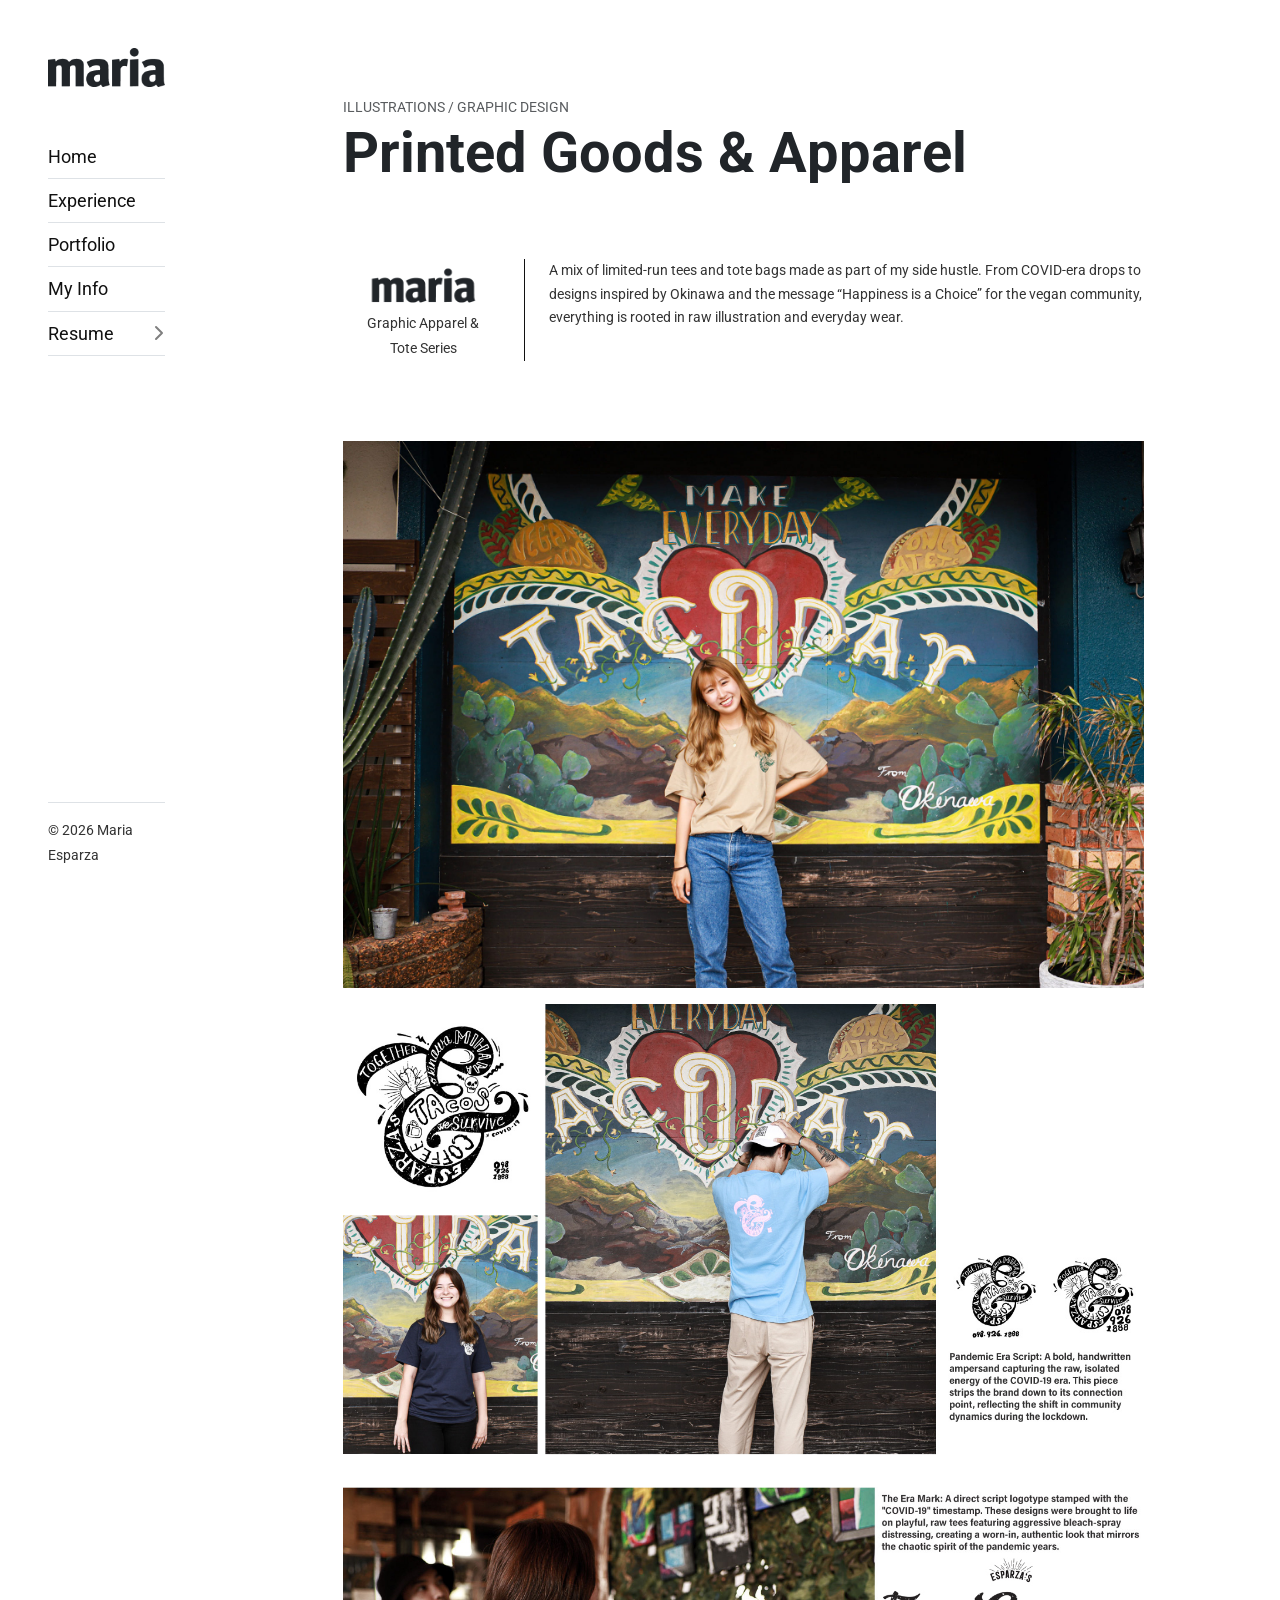
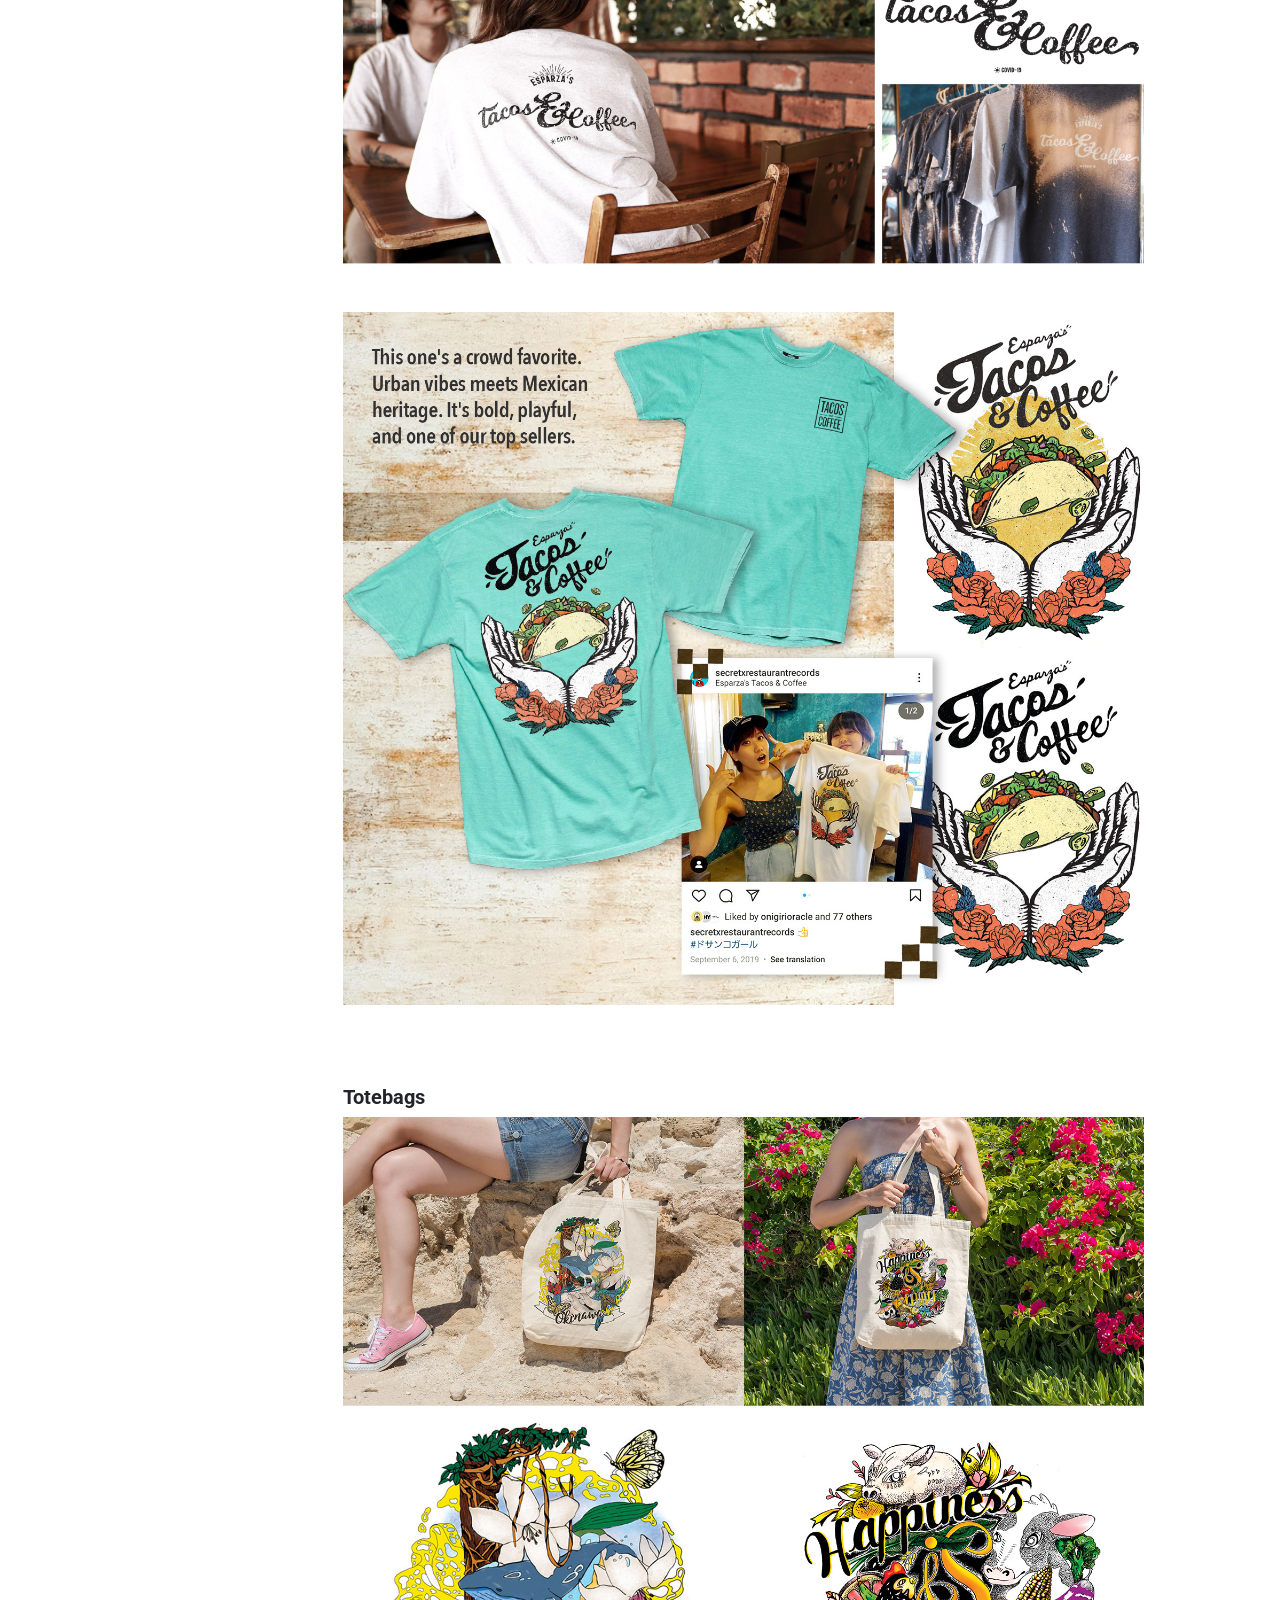
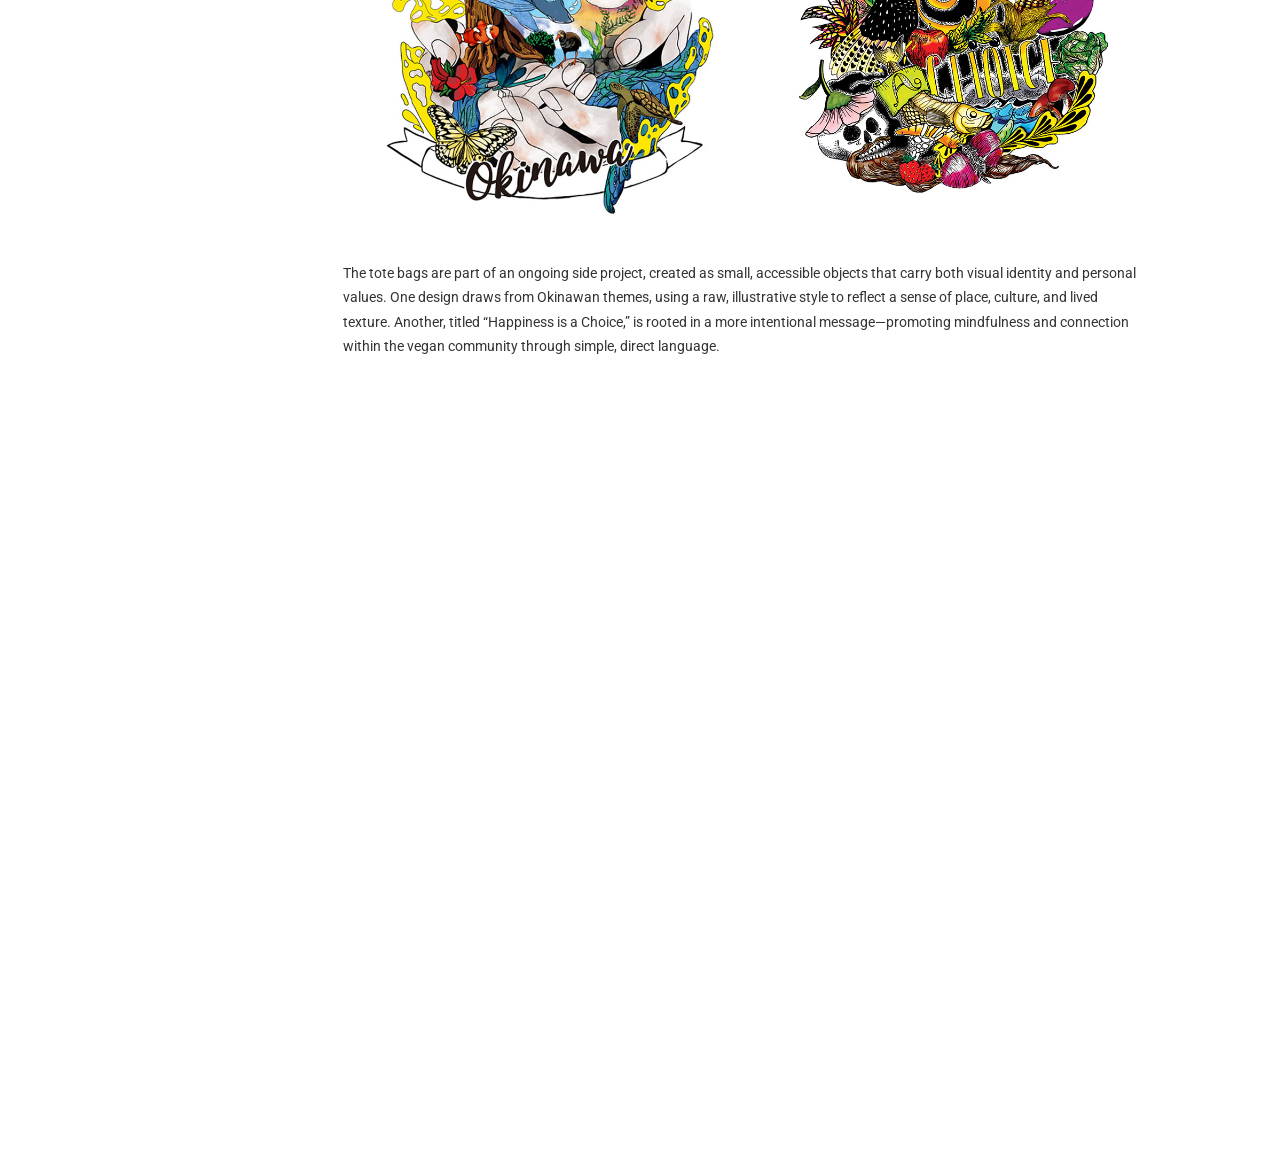
<file: Mech-portfolio.html>
<!DOCTYPE html>
<html lang="en">

<head>
  <title>Merchandise Goods</title>
  <meta charset="utf-8">
  <meta http-equiv="X-UA-Compatible" content="IE=edge">
  <meta name="viewport" content="width=device-width, initial-scale=1.0">
  <meta name="format-detection" content="telephone=no">
  <meta name="apple-mobile-web-app-capable" content="yes">
  <meta name="author" content="">
  <meta name="keywords" content="">
  <meta name="description" content="">
  <link rel="stylesheet" type="text/css" href="css/vendor.css">
  <link href="https://cdn.jsdelivr.net/npm/bootstrap@5.3.1/dist/css/bootstrap.min.css" rel="stylesheet"
    integrity="sha384-4bw+/aepP/YC94hEpVNVgiZdgIC5+VKNBQNGCHeKRQN+PtmoHDEXuppvnDJzQIu9" crossorigin="anonymous">
  <link rel="stylesheet" type="text/css" href="style.css">

  <link rel="preconnect" href="https://fonts.googleapis.com">
  <link rel="preconnect" href="https://fonts.gstatic.com" crossorigin>
  <link href="https://fonts.googleapis.com/css2?family=Roboto:wght@100;300;400;700;900&display=swap" rel="stylesheet">
</head>

<body class="bg-body homepage post-template">
  <svg xmlns="http://www.w3.org/2000/svg" style="display: none;">
		<defs>
			<symbol xmlns="http://www.w3.org/2000/svg" id="instagram" viewBox="0 0 15 15">
				<path fill="none" stroke="currentColor"
					d="M11 3.5h1M4.5.5h6a4 4 0 0 1 4 4v6a4 4 0 0 1-4 4h-6a4 4 0 0 1-4-4v-6a4 4 0 0 1 4-4Zm3 10a3 3 0 1 1 0-6a3 3 0 0 1 0 6Z" />
			</symbol>
			<symbol xmlns="http://www.w3.org/2000/svg" id="facebook" viewBox="0 0 15 15">
				<path fill="none" stroke="currentColor"
					d="M7.5 14.5a7 7 0 1 1 0-14a7 7 0 0 1 0 14Zm0 0v-8a2 2 0 0 1 2-2h.5m-5 4h5" />
			</symbol>
			<symbol xmlns="http://www.w3.org/2000/svg" id="twitter" viewBox="0 0 15 15">
				<path fill="currentColor"
					d="m14.478 1.5l.5-.033a.5.5 0 0 0-.871-.301l.371.334Zm-.498 2.959a.5.5 0 1 0-1 0h1Zm-6.49.082h-.5h.5Zm0 .959h.5h-.5Zm-6.99 7V12a.5.5 0 0 0-.278.916L.5 12.5Zm.998-11l.469-.175a.5.5 0 0 0-.916-.048l.447.223Zm3.994 9l.354.353a.5.5 0 0 0-.195-.827l-.159.474Zm7.224-8.027l-.37.336l.18.199l.265-.04l-.075-.495Zm1.264-.94c.051.778.003 1.25-.123 1.606c-.122.345-.336.629-.723 1l.692.722c.438-.42.776-.832.974-1.388c.193-.546.232-1.178.177-2.006l-.998.066Zm0 3.654V4.46h-1v.728h1Zm-6.99-.646V5.5h1v-.959h-1Zm0 .959V6h1v-.5h-1ZM10.525 1a3.539 3.539 0 0 0-3.537 3.541h1A2.539 2.539 0 0 1 10.526 2V1Zm2.454 4.187C12.98 9.503 9.487 13 5.18 13v1c4.86 0 8.8-3.946 8.8-8.813h-1ZM1.03 1.675C1.574 3.127 3.614 6 7.49 6V5C4.174 5 2.421 2.54 1.966 1.325l-.937.35Zm.021-.398C.004 3.373-.157 5.407.604 7.139c.759 1.727 2.392 3.055 4.73 3.835l.317-.948c-2.155-.72-3.518-1.892-4.132-3.29c-.612-1.393-.523-3.11.427-5.013l-.895-.446Zm4.087 8.87C4.536 10.75 2.726 12 .5 12v1c2.566 0 4.617-1.416 5.346-2.147l-.708-.706Zm7.949-8.009A3.445 3.445 0 0 0 10.526 1v1c.721 0 1.37.311 1.82.809l.74-.671Zm-.296.83a3.513 3.513 0 0 0 2.06-1.134l-.744-.668a2.514 2.514 0 0 1-1.466.813l.15.989ZM.222 12.916C1.863 14.01 3.583 14 5.18 14v-1c-1.63 0-3.048-.011-4.402-.916l-.556.832Z" />
			</symbol>
			<symbol xmlns="http://www.w3.org/2000/svg" id="pinterest" viewBox="0 0 15 15">
				<path fill="none" stroke="currentColor"
					d="m4.5 13.5l3-7m-3.236 3a2.989 2.989 0 0 1-.764-2V7A3.5 3.5 0 0 1 7 3.5h1A3.5 3.5 0 0 1 11.5 7v.5a3 3 0 0 1-3 3a2.081 2.081 0 0 1-1.974-1.423L6.5 9m1 5.5a7 7 0 1 1 0-14a7 7 0 0 1 0 14Z" />
			</symbol>
			<symbol xmlns="http://www.w3.org/2000/svg" id="youtube" viewBox="0 0 15 15">
				<path fill="currentColor"
					d="m1.61 12.738l-.104.489l.105-.489Zm11.78 0l.104.489l-.105-.489Zm0-10.476l.104-.489l-.105.489Zm-11.78 0l.106.489l-.105-.489ZM6.5 5.5l.277-.416A.5.5 0 0 0 6 5.5h.5Zm0 4H6a.5.5 0 0 0 .777.416L6.5 9.5Zm3-2l.277.416a.5.5 0 0 0 0-.832L9.5 7.5ZM0 3.636v7.728h1V3.636H0Zm15 7.728V3.636h-1v7.728h1ZM1.506 13.227c3.951.847 8.037.847 11.988 0l-.21-.978a27.605 27.605 0 0 1-11.568 0l-.21.978ZM13.494 1.773a28.606 28.606 0 0 0-11.988 0l.21.978a27.607 27.607 0 0 1 11.568 0l.21-.978ZM15 3.636c0-.898-.628-1.675-1.506-1.863l-.21.978c.418.09.716.458.716.885h1Zm-1 7.728a.905.905 0 0 1-.716.885l.21.978A1.905 1.905 0 0 0 15 11.364h-1Zm-14 0c0 .898.628 1.675 1.506 1.863l.21-.978A.905.905 0 0 1 1 11.364H0Zm1-7.728c0-.427.298-.796.716-.885l-.21-.978A1.905 1.905 0 0 0 0 3.636h1ZM6 5.5v4h1v-4H6Zm.777 4.416l3-2l-.554-.832l-3 2l.554.832Zm3-2.832l-3-2l-.554.832l3 2l.554-.832Z" />
			</symbol>
			<symbol xmlns="http://www.w3.org/2000/svg" id="dribble" viewBox="0 0 15 15">
				<path fill="none" stroke="currentColor" stroke-linecap="round" stroke-linejoin="round"
					d="M4.839 1.024c3.346 4.041 5.096 7.922 5.704 12.782M.533 6.82c5.985-.138 9.402-1.083 11.97-4.216M2.7 12.594c3.221-4.902 7.171-5.65 11.755-4.293M14.5 7.5a7 7 0 1 0-14 0a7 7 0 0 0 14 0Z" />
			</symbol>
			<symbol xmlns="http://www.w3.org/2000/svg" id="calendar" viewBox="0 0 24 24">
				<g fill="none" stroke="currentColor" stroke-linecap="round" stroke-linejoin="round" stroke-width="2">
					<rect width="20" height="18" x="2" y="4" rx="4" />
					<path d="M8 2v4m8-4v4M2 10h20" />
				</g>
			</symbol>
			<symbol xmlns="http://www.w3.org/2000/svg" id="shopping-bag" viewBox="0 0 24 24">
				<g fill="none" stroke="currentColor" stroke-linecap="round" stroke-linejoin="round" stroke-width="2">
					<path
						d="M3.977 9.84A2 2 0 0 1 5.971 8h12.058a2 2 0 0 1 1.994 1.84l.803 10A2 2 0 0 1 18.833 22H5.167a2 2 0 0 1-1.993-2.16l.803-10Z" />
					<path d="M16 11V6a4 4 0 0 0-4-4v0a4 4 0 0 0-4 4v5" />
				</g>
			</symbol>
			<symbol xmlns="http://www.w3.org/2000/svg" id="gift" viewBox="0 0 24 24">
				<g fill="none" stroke="currentColor" stroke-linecap="round" stroke-linejoin="round" stroke-width="2">
					<rect width="18" height="14" x="3" y="8" rx="2" />
					<path d="M12 5a3 3 0 1 0-3 3m6 0a3 3 0 1 0-3-3m0 0v17m9-7H3" />
				</g>
			</symbol>
			<symbol xmlns="http://www.w3.org/2000/svg" id="arrow-cycle" viewBox="0 0 24 24">
				<g fill="none" stroke="currentColor" stroke-linecap="round" stroke-linejoin="round" stroke-width="2">
					<path
						d="M22 12c0 6-4.39 10-9.806 10C7.792 22 4.24 19.665 3 16m-1-4C2 6 6.39 2 11.806 2C16.209 2 19.76 4.335 21 8" />
					<path d="m7 17l-4-1l-1 4M17 7l4 1l1-4" />
				</g>
			</symbol>
			<symbol xmlns="http://www.w3.org/2000/svg" id="link" viewBox="0 0 24 24">
				<path fill="currentColor"
					d="M12 19a1 1 0 1 0-1-1a1 1 0 0 0 1 1Zm5 0a1 1 0 1 0-1-1a1 1 0 0 0 1 1Zm0-4a1 1 0 1 0-1-1a1 1 0 0 0 1 1Zm-5 0a1 1 0 1 0-1-1a1 1 0 0 0 1 1Zm7-12h-1V2a1 1 0 0 0-2 0v1H8V2a1 1 0 0 0-2 0v1H5a3 3 0 0 0-3 3v14a3 3 0 0 0 3 3h14a3 3 0 0 0 3-3V6a3 3 0 0 0-3-3Zm1 17a1 1 0 0 1-1 1H5a1 1 0 0 1-1-1v-9h16Zm0-11H4V6a1 1 0 0 1 1-1h1v1a1 1 0 0 0 2 0V5h8v1a1 1 0 0 0 2 0V5h1a1 1 0 0 1 1 1ZM7 15a1 1 0 1 0-1-1a1 1 0 0 0 1 1Zm0 4a1 1 0 1 0-1-1a1 1 0 0 0 1 1Z" />
			</symbol>
			<symbol xmlns="http://www.w3.org/2000/svg" id="arrow-left" viewBox="0 0 24 24">
				<path fill="currentColor"
					d="M17 11H9.41l3.3-3.29a1 1 0 1 0-1.42-1.42l-5 5a1 1 0 0 0-.21.33a1 1 0 0 0 0 .76a1 1 0 0 0 .21.33l5 5a1 1 0 0 0 1.42 0a1 1 0 0 0 0-1.42L9.41 13H17a1 1 0 0 0 0-2Z" />
			</symbol>
			<symbol xmlns="http://www.w3.org/2000/svg" id="arrow-right" viewBox="0 0 24 24">
				<path fill="currentColor"
					d="M17.92 11.62a1 1 0 0 0-.21-.33l-5-5a1 1 0 0 0-1.42 1.42l3.3 3.29H7a1 1 0 0 0 0 2h7.59l-3.3 3.29a1 1 0 0 0 0 1.42a1 1 0 0 0 1.42 0l5-5a1 1 0 0 0 .21-.33a1 1 0 0 0 0-.76Z" />
			</symbol>
			<symbol xmlns="http://www.w3.org/2000/svg" id="play" viewBox="0 0 24 24">
				<g fill="none" fill-rule="evenodd">
					<path
						d="M24 0v24H0V0h24ZM12.593 23.258l-.011.002l-.071.035l-.02.004l-.014-.004l-.071-.035c-.01-.004-.019-.001-.024.005l-.004.01l-.017.428l.005.02l.01.013l.104.074l.015.004l.012-.004l.104-.074l.012-.016l.004-.017l-.017-.427c-.002-.01-.009-.017-.017-.018Zm.265-.113l-.013.002l-.185.093l-.01.01l-.003.011l.018.43l.005.012l.008.007l.201.093c.012.004.023 0 .029-.008l.004-.014l-.034-.614c-.003-.012-.01-.02-.02-.022Zm-.715.002a.023.023 0 0 0-.027.006l-.006.014l-.034.614c0 .012.007.02.017.024l.015-.002l.201-.093l.01-.008l.004-.011l.017-.43l-.003-.012l-.01-.01l-.184-.092Z" />
					<path fill="currentColor"
						d="M5.669 4.76a1.469 1.469 0 0 1 2.04-1.177c1.062.454 3.442 1.533 6.462 3.276c3.021 1.744 5.146 3.267 6.069 3.958c.788.591.79 1.763.001 2.356c-.914.687-3.013 2.19-6.07 3.956c-3.06 1.766-5.412 2.832-6.464 3.28c-.906.387-1.92-.2-2.038-1.177c-.138-1.142-.396-3.735-.396-7.237c0-3.5.257-6.092.396-7.235Z" />
				</g>
			</symbol>
			<symbol xmlns="http://www.w3.org/2000/svg" id="category" viewBox="0 0 24 24">
				<path fill="currentColor"
					d="M19 5.5h-6.28l-.32-1a3 3 0 0 0-2.84-2H5a3 3 0 0 0-3 3v13a3 3 0 0 0 3 3h14a3 3 0 0 0 3-3v-10a3 3 0 0 0-3-3Zm1 13a1 1 0 0 1-1 1H5a1 1 0 0 1-1-1v-13a1 1 0 0 1 1-1h4.56a1 1 0 0 1 .95.68l.54 1.64a1 1 0 0 0 .95.68h7a1 1 0 0 1 1 1Z" />
			</symbol>
			<symbol xmlns="http://www.w3.org/2000/svg" id="calendar" viewBox="0 0 24 24">
				<path fill="currentColor"
					d="M19 4h-2V3a1 1 0 0 0-2 0v1H9V3a1 1 0 0 0-2 0v1H5a3 3 0 0 0-3 3v12a3 3 0 0 0 3 3h14a3 3 0 0 0 3-3V7a3 3 0 0 0-3-3Zm1 15a1 1 0 0 1-1 1H5a1 1 0 0 1-1-1v-7h16Zm0-9H4V7a1 1 0 0 1 1-1h2v1a1 1 0 0 0 2 0V6h6v1a1 1 0 0 0 2 0V6h2a1 1 0 0 1 1 1Z" />
			</symbol>
			<symbol xmlns="http://www.w3.org/2000/svg" id="heart" viewBox="0 0 24 24">
				<path fill="currentColor"
					d="M20.16 4.61A6.27 6.27 0 0 0 12 4a6.27 6.27 0 0 0-8.16 9.48l7.45 7.45a1 1 0 0 0 1.42 0l7.45-7.45a6.27 6.27 0 0 0 0-8.87Zm-1.41 7.46L12 18.81l-6.75-6.74a4.28 4.28 0 0 1 3-7.3a4.25 4.25 0 0 1 3 1.25a1 1 0 0 0 1.42 0a4.27 4.27 0 0 1 6 6.05Z" />
			</symbol>
			<symbol xmlns="http://www.w3.org/2000/svg" id="plus" viewBox="0 0 24 24">
				<path fill="currentColor"
					d="M19 11h-6V5a1 1 0 0 0-2 0v6H5a1 1 0 0 0 0 2h6v6a1 1 0 0 0 2 0v-6h6a1 1 0 0 0 0-2Z" />
			</symbol>
			<symbol xmlns="http://www.w3.org/2000/svg" id="minus" viewBox="0 0 24 24">
				<path fill="currentColor" d="M19 11H5a1 1 0 0 0 0 2h14a1 1 0 0 0 0-2Z" />
			</symbol>
			<symbol xmlns="http://www.w3.org/2000/svg" id="cart" viewBox="0 0 24 24">
				<path fill="currentColor"
					d="M8.5 19a1.5 1.5 0 1 0 1.5 1.5A1.5 1.5 0 0 0 8.5 19ZM19 16H7a1 1 0 0 1 0-2h8.491a3.013 3.013 0 0 0 2.885-2.176l1.585-5.55A1 1 0 0 0 19 5H6.74a3.007 3.007 0 0 0-2.82-2H3a1 1 0 0 0 0 2h.921a1.005 1.005 0 0 1 .962.725l.155.545v.005l1.641 5.742A3 3 0 0 0 7 18h12a1 1 0 0 0 0-2Zm-1.326-9l-1.22 4.274a1.005 1.005 0 0 1-.963.726H8.754l-.255-.892L7.326 7ZM16.5 19a1.5 1.5 0 1 0 1.5 1.5a1.5 1.5 0 0 0-1.5-1.5Z" />
			</symbol>
			<symbol xmlns="http://www.w3.org/2000/svg" id="check" viewBox="0 0 24 24">
				<path fill="currentColor"
					d="M18.71 7.21a1 1 0 0 0-1.42 0l-7.45 7.46l-3.13-3.14A1 1 0 1 0 5.29 13l3.84 3.84a1 1 0 0 0 1.42 0l8.16-8.16a1 1 0 0 0 0-1.47Z" />
			</symbol>
			<symbol xmlns="http://www.w3.org/2000/svg" id="trash" viewBox="0 0 24 24">
				<path fill="currentColor"
					d="M10 18a1 1 0 0 0 1-1v-6a1 1 0 0 0-2 0v6a1 1 0 0 0 1 1ZM20 6h-4V5a3 3 0 0 0-3-3h-2a3 3 0 0 0-3 3v1H4a1 1 0 0 0 0 2h1v11a3 3 0 0 0 3 3h8a3 3 0 0 0 3-3V8h1a1 1 0 0 0 0-2ZM10 5a1 1 0 0 1 1-1h2a1 1 0 0 1 1 1v1h-4Zm7 14a1 1 0 0 1-1 1H8a1 1 0 0 1-1-1V8h10Zm-3-1a1 1 0 0 0 1-1v-6a1 1 0 0 0-2 0v6a1 1 0 0 0 1 1Z" />
			</symbol>
			<symbol xmlns="http://www.w3.org/2000/svg" id="star-outline" viewBox="0 0 15 15">
				<path fill="none" stroke="currentColor" stroke-linecap="round" stroke-linejoin="round"
					d="M7.5 9.804L5.337 11l.413-2.533L4 6.674l2.418-.37L7.5 4l1.082 2.304l2.418.37l-1.75 1.793L9.663 11L7.5 9.804Z" />
			</symbol>
			<symbol xmlns="http://www.w3.org/2000/svg" id="star-solid" viewBox="0 0 15 15">
				<path fill="currentColor"
					d="M7.953 3.788a.5.5 0 0 0-.906 0L6.08 5.85l-2.154.33a.5.5 0 0 0-.283.843l1.574 1.613l-.373 2.284a.5.5 0 0 0 .736.518l1.92-1.063l1.921 1.063a.5.5 0 0 0 .736-.519l-.373-2.283l1.574-1.613a.5.5 0 0 0-.283-.844L8.921 5.85l-.968-2.062Z" />
			</symbol>
			<symbol xmlns="http://www.w3.org/2000/svg" id="search" viewBox="0 0 24 24">
				<path fill="currentColor"
					d="M21.71 20.29L18 16.61A9 9 0 1 0 16.61 18l3.68 3.68a1 1 0 0 0 1.42 0a1 1 0 0 0 0-1.39ZM11 18a7 7 0 1 1 7-7a7 7 0 0 1-7 7Z" />
			</symbol>
			<symbol xmlns="http://www.w3.org/2000/svg" id="user" viewBox="0 0 24 24">
				<path fill="currentColor"
					d="M15.71 12.71a6 6 0 1 0-7.42 0a10 10 0 0 0-6.22 8.18a1 1 0 0 0 2 .22a8 8 0 0 1 15.9 0a1 1 0 0 0 1 .89h.11a1 1 0 0 0 .88-1.1a10 10 0 0 0-6.25-8.19ZM12 12a4 4 0 1 1 4-4a4 4 0 0 1-4 4Z" />
			</symbol>
			<symbol xmlns="http://www.w3.org/2000/svg" id="close" viewBox="0 0 15 15">
				<path fill="currentColor"
					d="M7.953 3.788a.5.5 0 0 0-.906 0L6.08 5.85l-2.154.33a.5.5 0 0 0-.283.843l1.574 1.613l-.373 2.284a.5.5 0 0 0 .736.518l1.92-1.063l1.921 1.063a.5.5 0 0 0 .736-.519l-.373-2.283l1.574-1.613a.5.5 0 0 0-.283-.844L8.921 5.85l-.968-2.062Z" />
			</symbol>
			<symbol xmlns="http://www.w3.org/2000/svg" id="quote" viewBox="0 0 448 512">
				<path fill="currentColor" d="M0 216C0 149.7 53.7 96 120 96h8c17.7 0 32 14.3 32 32s-14.3 32-32 32h-8c-30.9 0-56 25.1-56 56v8h64c35.3 0 64 28.7 64 64v64c0 35.3-28.7 64-64 64H64c-35.3 0-64-28.7-64-64V216zm256 0c0-66.3 53.7-120 120-120h8c17.7 0 32 14.3 32 32s-14.3 32-32 32h-8c-30.9 0-56 25.1-56 56v8h64c35.3 0 64 28.7 64 64v64c0 35.3-28.7 64-64 64h-64c-35.3 0-64-28.7-64-64V216z"/>
			</symbol>
      <symbol xmlns="http://www.w3.org/2000/svg" id="folder" viewBox="0 0 18 18" fill="none">
        <path d="M14.0946 4.04689H9.56953L9.33895 3.3259C9.18947 2.90285 8.9122 2.53678 8.54555 2.27842C8.1789 2.02006 7.74102 1.8822 7.29258 1.88393H4.00687C3.43356 1.88393 2.88374 2.11181 2.47835 2.51744C2.07296 2.92308 1.84521 3.47324 1.84521 4.04689V13.4197C1.84521 13.9934 2.07296 14.5435 2.47835 14.9492C2.88374 15.3548 3.43356 15.5827 4.00687 15.5827H14.0946C14.6679 15.5827 15.2177 15.3548 15.6231 14.9492C16.0285 14.5435 16.2562 13.9934 16.2562 13.4197V6.20985C16.2562 5.6362 16.0285 5.08604 15.6231 4.68041C15.2177 4.27477 14.6679 4.04689 14.0946 4.04689ZM14.8151 13.4197C14.8151 13.6109 14.7392 13.7943 14.6041 13.9295C14.469 14.0648 14.2857 14.1407 14.0946 14.1407H4.00687C3.81577 14.1407 3.63249 14.0648 3.49736 13.9295C3.36223 13.7943 3.28632 13.6109 3.28632 13.4197V4.04689C3.28632 3.85567 3.36223 3.67229 3.49736 3.53707C3.63249 3.40186 3.81577 3.3259 4.00687 3.3259H7.29258C7.44364 3.32551 7.591 3.37264 7.71384 3.46061C7.83667 3.54859 7.92877 3.67297 7.97711 3.81617L8.3662 4.99859C8.41454 5.1418 8.50664 5.26618 8.62947 5.35415C8.75231 5.44213 8.89967 5.48925 9.05073 5.48886H14.0946C14.2857 5.48886 14.469 5.56483 14.6041 5.70004C14.7392 5.83525 14.8151 6.01863 14.8151 6.20985V13.4197Z" fill="black"/>
      </symbol>
      <symbol xmlns="http://www.w3.org/2000/svg" id="clock" viewBox="0 0 18 18" fill="none">
        <path d="M11.0931 9.19042L9.58134 8.3173V5.12838C9.58134 4.93716 9.50543 4.75377 9.3703 4.61856C9.23517 4.48335 9.05189 4.40739 8.86079 4.40739C8.66969 4.40739 8.48641 4.48335 8.35128 4.61856C8.21615 4.75377 8.14024 4.93716 8.14024 5.12838V8.73331C8.14024 8.85987 8.17354 8.9842 8.23678 9.0938C8.30002 9.2034 8.39098 9.29441 8.50051 9.35769L10.3725 10.4392C10.4545 10.4873 10.5452 10.5186 10.6393 10.5315C10.7335 10.5444 10.8292 10.5385 10.9211 10.5142C11.013 10.4899 11.0991 10.4477 11.1746 10.3899C11.2501 10.3322 11.3134 10.26 11.3609 10.1777C11.4084 10.0953 11.4392 10.0044 11.4515 9.91012C11.4637 9.81583 11.4572 9.72004 11.4323 9.62828C11.4074 9.53652 11.3646 9.45059 11.3064 9.37544C11.2482 9.3003 11.1757 9.23741 11.0931 9.19042ZM8.86079 1.52344C7.43567 1.52344 6.04256 1.94629 4.85762 2.73852C3.67268 3.53075 2.74913 4.65678 2.20376 5.97421C1.6584 7.29165 1.5157 8.74131 1.79373 10.1399C2.07175 11.5385 2.75801 12.8231 3.76572 13.8315C4.77343 14.8398 6.05733 15.5265 7.45506 15.8047C8.8528 16.0828 10.3016 15.9401 11.6182 15.3944C12.9349 14.8487 14.0602 13.9246 14.852 12.7389C15.6437 11.5532 16.0663 10.1593 16.0663 8.73331C16.0642 6.82178 15.3044 4.98914 13.9535 3.63748C12.6027 2.28582 10.7712 1.52554 8.86079 1.52344ZM8.86079 14.5012C7.7207 14.5012 6.60621 14.1629 5.65826 13.5291C4.7103 12.8954 3.97146 11.9945 3.53517 10.9406C3.09887 9.88665 2.98472 8.72691 3.20714 7.60805C3.42956 6.48919 3.97857 5.46145 4.78474 4.65479C5.5909 3.84814 6.61802 3.2988 7.73621 3.07624C8.8544 2.85369 10.0134 2.96791 11.0667 3.40447C12.12 3.84103 13.0203 4.58031 13.6537 5.52884C14.2871 6.47737 14.6252 7.59253 14.6252 8.73331C14.6233 10.2625 14.0154 11.7284 12.9347 12.8097C11.8541 13.891 10.389 14.4993 8.86079 14.5012Z" fill="black"/>
      </symbol>
		</defs>
	</svg>

  <a class="menu-btn"><span></span></a>

  <div class="container-fluid">

    <header id="header-nav" class="col-lg-2 position-fixed px-5 bg-white h-100">
			<div class="header-wrap d-flex flex-column justify-content-between h-100">
				<div class="navigation">
					<div class="site-logo mt-5">
						<a href="index.html">
							<img src="images/logo.gif" alt="logo" class="img-fluid">
						</a>
					</div>

					<nav id="one-page-menu" class="vertical-menu my-5">
						<ul class="menu-list list-unstyled">
							<li><a href="index.html#billboard" class="nav-link">Home</a></li>
							<li><a href="index.html#experience" class="nav-link">Experience</a></li>
							<li><a href="#portfolio" class="nav-link">Portfolio</a></li>
							<li><a href="index.html#contact" class="nav-link">My Info</a></li>
              <li>
                <a class="nav-link btn-toggle d-flex justify-content-between align-items-center collapsed"
                  data-bs-toggle="collapse" data-bs-target="#pages-collapse" aria-expanded="false">
                  Resume
                </a>
                <div id="pages-collapse" class="collapse">
                  <ul class="list-unstyled py-3">

                    <li>
                      <a href="files/Maria_Esparza_Resume.docx" download="Maria_Esparza_Resume.docx">download (Word) </a>
                    </li>
                    <li>
                      <a href="files/Maria_Esparza_Resume.pdf" download="Maria_Esparza_Resume.pdf">download (Pdf) </a>
                    </li>
                    
                  </ul>
                </div>
              </li>
						</ul>
					</nav>
				</div>
				<div class="mt-5">

                <p  class="py-3 border-top d-flex">© 2026 Maria Esparza</p>

				</div>
			</div>
		</header>



    <main class="col-lg-10 offset-lg-2">
      <div class="container">

        <div class="justify-content-center px-1 mx-1 px-xl-5 mx-xl-5">

          <section id="about" class="my-5 py-5" data-aos="fade-up">
            <span class="text-muted text-uppercase">Illustrations / Graphic Design</span>
            <div class="row d-flex flex-wrap">
              <div class="col-lg-12 pb-5">
                <h1 class="display-4 txt-fx slide-up">Printed Goods & Apparel</h1>
              </div>
            </div>
            <div class="row">
              <div class="col-lg-3 pb-5">
				                <div data-aos="fade-up" data-aos-delay="200">
                  <ul class="list-unstyled d-flex gap-2 gap-md-5 flex-column flex-md-row">
                    <li>
                      <p style="text-align: center; padding-right: 20px;" class="vl"><img src="images/maria-sml-logo.png" alt="portfolio" class="img-fluid">
					 Graphic Apparel & <br/>Tote Series</p>
                    </li>


                  </ul>
                </div>

              </div>
              <div class="col-lg-9 pb-5">
                <div class="fs-5" data-aos="fade-up" data-aos-delay="300">
                  <p style="font-size: 14px;">A mix of limited-run tees and tote bags made as part 
                    of my side hustle. From COVID-era drops to designs inspired by Okinawa and the 
                    message “Happiness is a Choice” for the vegan community, everything is rooted 
                    in raw illustration and everyday wear. </p>
                </div>
              </div>

            </div>
            <div class="row">
              <div class="col-lg-12">
                <div class="portfolio-image">
                  <figure><img src="images/Esparzas-Mural.jpg" alt="portfolio" class="img-fluid"></figure>
                     <figure><img src="images/ETC-Tshirt_merch01.jpg" alt="portfolio" class="img-fluid"></figure>
                  
                </div>
              </div>

            </div>
            <div class="row">
              <div class="col-lg-12">
                <div class="portfolio-image py-3">
                  <figure>
                    <img src="images/ETC-Tshirt_merch02.jpg" alt="portfolio" class="img-fluid">
                  </figure>
                </div>
              </div>
            </div>
            <div class="row">
              <div class="col-lg-12">
                <div class="portfolio-image py-3">
                  <figure>
                    <img src="images/etc-merch-aqua-shirt.jpg" alt="portfolio" class="img-fluid">
                  </figure>
                </div>
              </div>
            </div>
            <div class="row">
              <div class="col-lg-12">
                <div class="portfolio-image py-5">
                    <h5>Totebags</h5>
                  <figure>
                    <img src="images/merch-totebags.jpg" alt="portfolio" class="img-fluid">
                  </figure>
                  <figcaption>The tote bags are part of an ongoing side project, created as small,
                     accessible objects that carry both visual identity and personal values. One design 
                     draws from Okinawan themes, using a raw, illustrative style to reflect a sense of 
                     place, culture, and lived texture. Another, titled “Happiness is a Choice,” is rooted 
                     in a more intentional message—promoting mindfulness and connection within the vegan 
                     community through simple, direct language.</figcaption>
                </div>
              </div>
            </div>
          </section>

         <section id="portfolio" class="my-5 py-5 bg-text">
            <div class="section-header my-5" data-aos="fade-up">
              <div class="row justify-content-center g-5">
                <div class="col-lg-6">
                  <h5 class="display-3 txt-fx slide-up" style="text-align: center;">Portfolio</h5>
                </div>

              </div>
            </div>
            <div class="swiper portfolio-Swiper portfolio-content py-4" data-aos="fade-up">
              <div class="swiper-wrapper">
                <div class="swiper-slide">
                  <div class="image-holder">
                    <a href="batcity-portfolio.html" title="portfolio details"><img src="images/batcity-thumb.jpg"
                        alt="portfolio" class="img-fluid"></a>
                  </div>
                  <div class="caption d-flex justify-content-between align-items-center">
                    <div class="title">Graphic Design | Brochure & Apparels</div>
                  </div>
                </div>

                <div class="swiper-slide">
                  <div class="image-holder">
                    <a href="Esparzas-Portfolio.html" title="portfolio details"><img src="images/etc-thumb.jpg"
                        alt="portfolio" class="img-fluid"></a>
                  </div>
                  <div class="caption d-flex justify-content-between align-items-center">
                    <div class="title">Rebranding | Esparza's Tacos & Coffee</div>
                  </div>
                </div>
                <div class="swiper-slide">
                  <div class="image-holder">
                    <a href="Champuri-portfolio.html" title="portfolio details"><img src="images/c-cookie-thumb.jpg"
                        alt="portfolio" class="img-fluid"></a>
                  </div>
                  <div class="caption d-flex justify-content-between align-items-center">
                    <div class="title">Vegan Cookie | Package Design</div>
                  </div>
                </div>
                <div class="swiper-slide">
                  <div class="image-holder">
                    <a href="SummerHarvest-Portfolio.html" title="portfolio details"><img src="images/summerharvest-thumb.jpg"
                        alt="portfolio" class="img-fluid"></a>
                  </div>
                  <div class="caption d-flex justify-content-between align-items-center">
                    <div class="title">Printed Ad | Graphic Design</div>
                  </div>
                </div>
              </div>
              <div class="swiper-pagination mt-5"></div>
            </div>
          </section>
          </div>
      </div>
    </main>

  </div>

  <script src="js/jquery-1.11.0.min.js"></script>
  <script src="https://cdn.jsdelivr.net/npm/bootstrap@5.3.1/dist/js/bootstrap.bundle.min.js"
    integrity="sha384-HwwvtgBNo3bZJJLYd8oVXjrBZt8cqVSpeBNS5n7C8IVInixGAoxmnlMuBnhbgrkm"
    crossorigin="anonymous"></script>
  <script src="js/plugins.js"></script>
  <script src="js/script.js"></script>
</body>

</html>
</file>
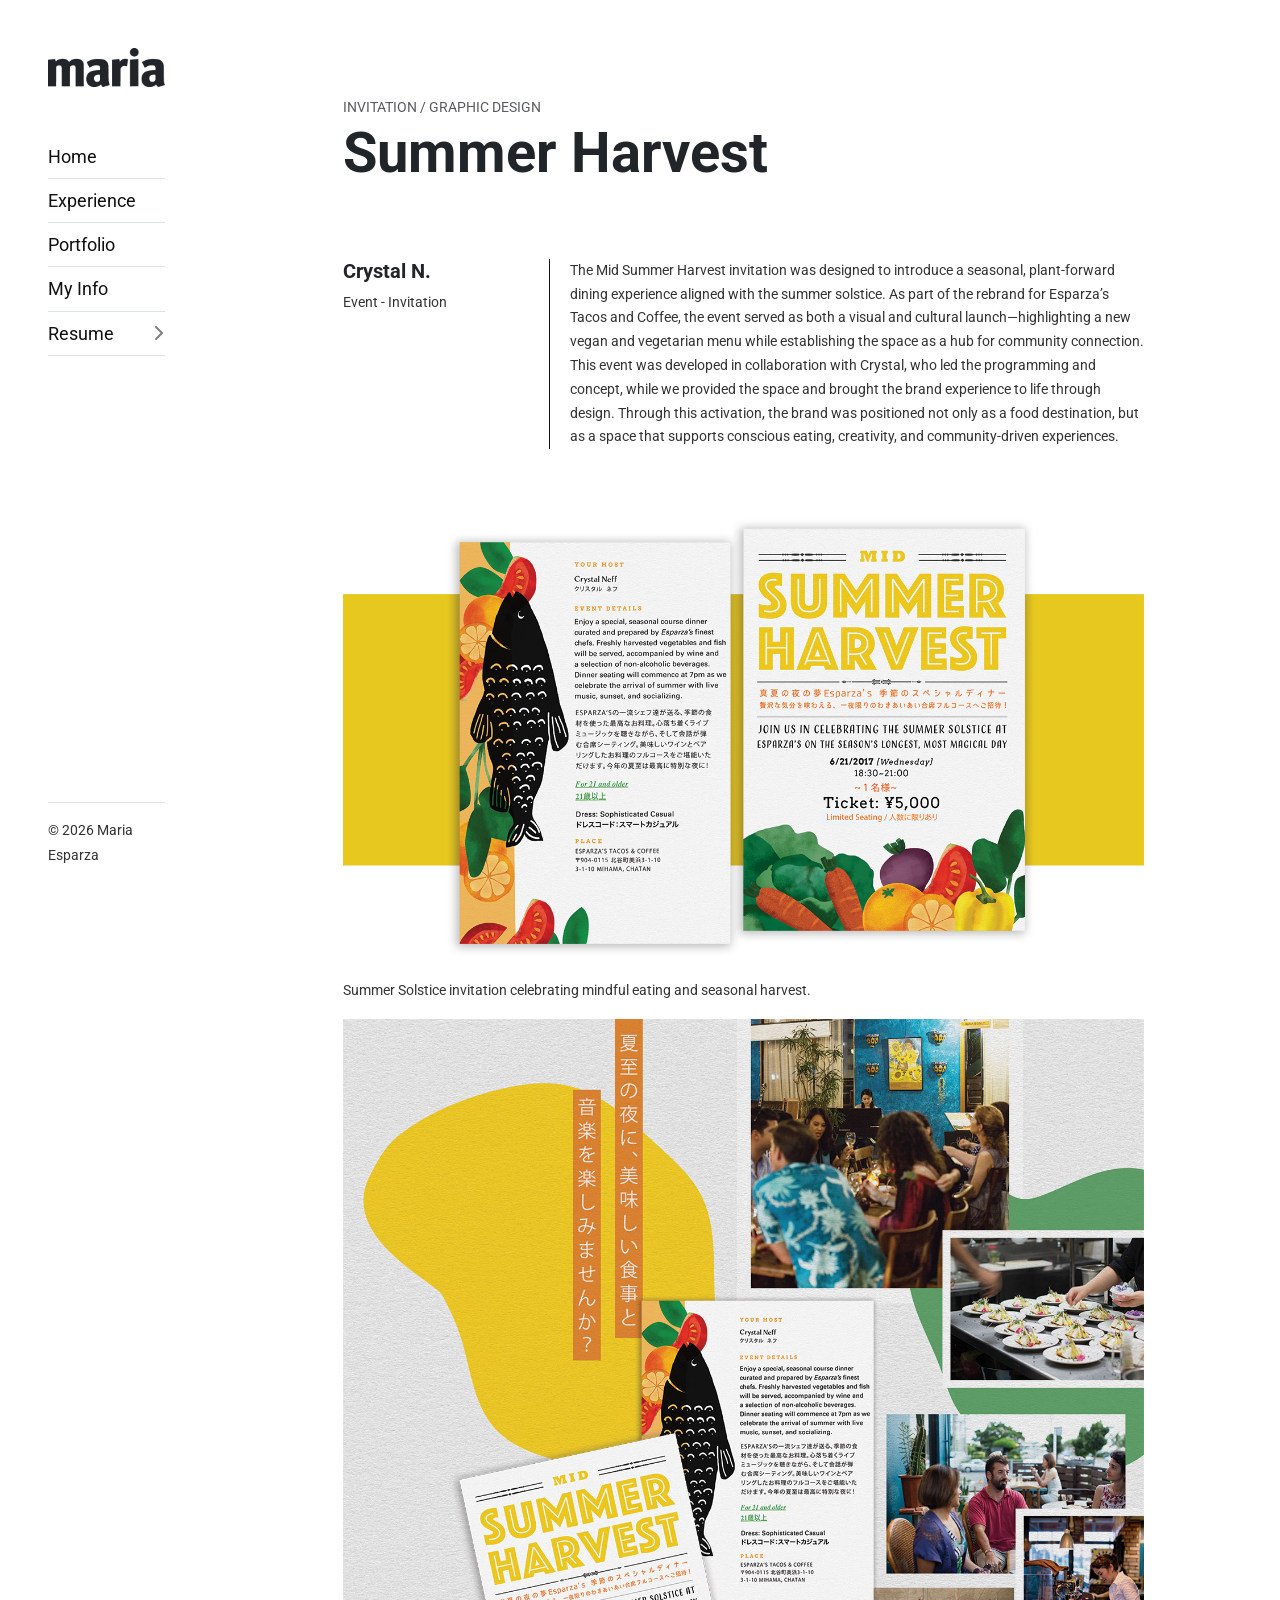
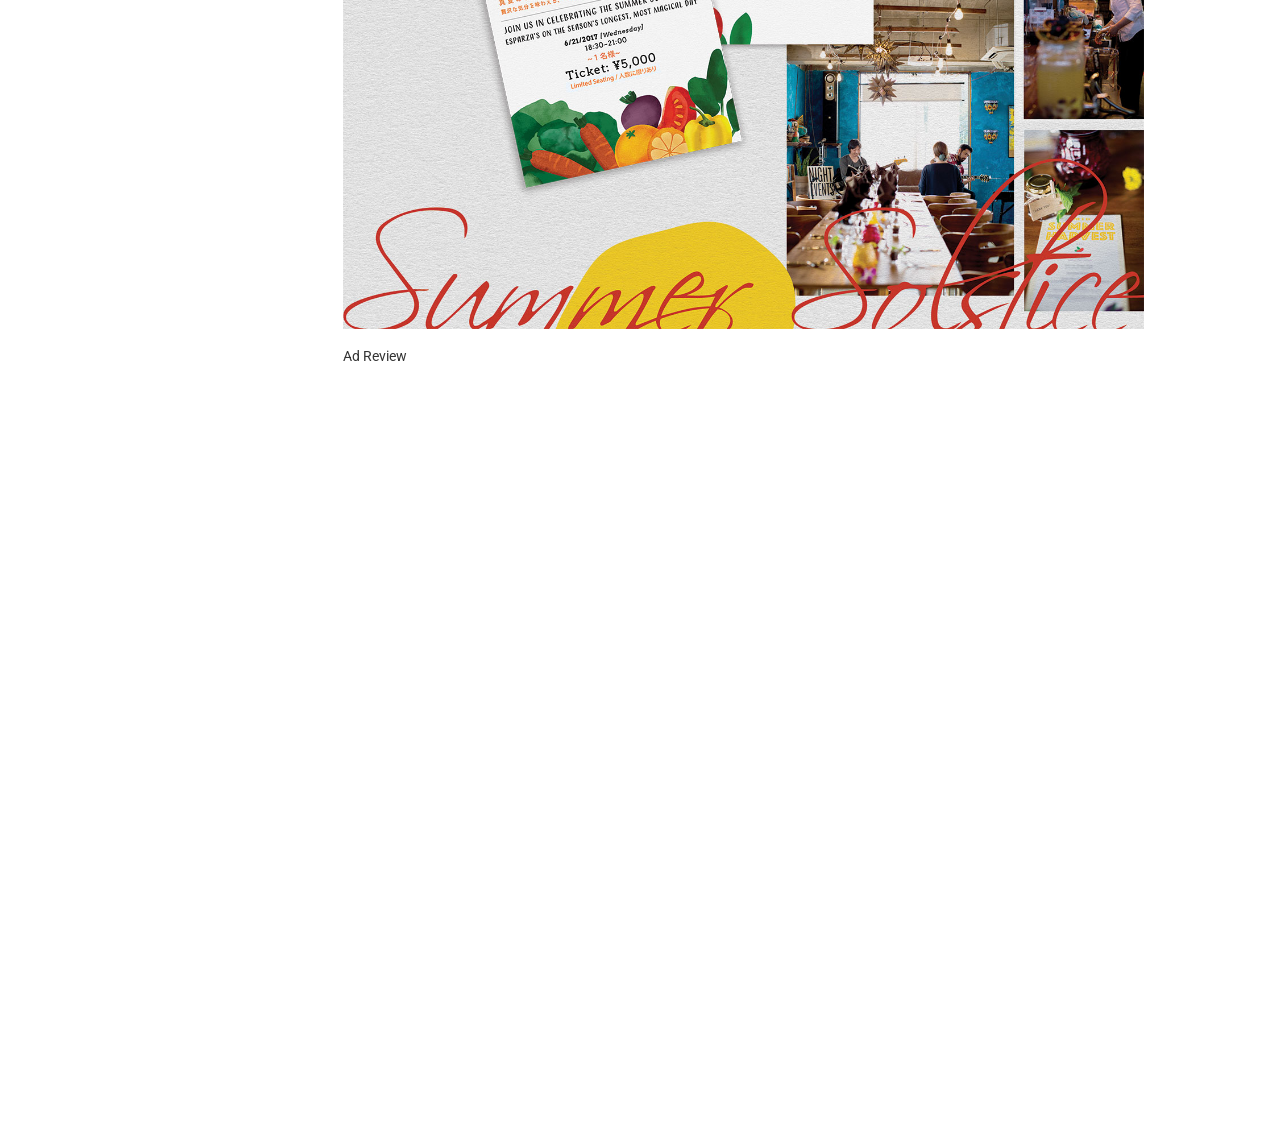
<file: SummerHarvest-Portfolio.html>
<!DOCTYPE html>
<html lang="en">

<head>
  <title>Summer Harvest| Portfolio</title>
  <meta charset="utf-8">
  <meta http-equiv="X-UA-Compatible" content="IE=edge">
  <meta name="viewport" content="width=device-width, initial-scale=1.0">
  <meta name="format-detection" content="telephone=no">
  <meta name="apple-mobile-web-app-capable" content="yes">
  <meta name="author" content="">
  <meta name="keywords" content="">
  <meta name="description" content="">
  <link rel="stylesheet" type="text/css" href="css/vendor.css">
  <link href="https://cdn.jsdelivr.net/npm/bootstrap@5.3.1/dist/css/bootstrap.min.css" rel="stylesheet"
    integrity="sha384-4bw+/aepP/YC94hEpVNVgiZdgIC5+VKNBQNGCHeKRQN+PtmoHDEXuppvnDJzQIu9" crossorigin="anonymous">
  <link rel="stylesheet" type="text/css" href="style.css">

  <link rel="preconnect" href="https://fonts.googleapis.com">
  <link rel="preconnect" href="https://fonts.gstatic.com" crossorigin>
  <link href="https://fonts.googleapis.com/css2?family=Roboto:wght@100;300;400;700;900&display=swap" rel="stylesheet">
</head>

<body class="bg-body homepage post-template">
  <svg xmlns="http://www.w3.org/2000/svg" style="display: none;">
		<defs>
			<symbol xmlns="http://www.w3.org/2000/svg" id="instagram" viewBox="0 0 15 15">
				<path fill="none" stroke="currentColor"
					d="M11 3.5h1M4.5.5h6a4 4 0 0 1 4 4v6a4 4 0 0 1-4 4h-6a4 4 0 0 1-4-4v-6a4 4 0 0 1 4-4Zm3 10a3 3 0 1 1 0-6a3 3 0 0 1 0 6Z" />
			</symbol>
			<symbol xmlns="http://www.w3.org/2000/svg" id="facebook" viewBox="0 0 15 15">
				<path fill="none" stroke="currentColor"
					d="M7.5 14.5a7 7 0 1 1 0-14a7 7 0 0 1 0 14Zm0 0v-8a2 2 0 0 1 2-2h.5m-5 4h5" />
			</symbol>
			<symbol xmlns="http://www.w3.org/2000/svg" id="twitter" viewBox="0 0 15 15">
				<path fill="currentColor"
					d="m14.478 1.5l.5-.033a.5.5 0 0 0-.871-.301l.371.334Zm-.498 2.959a.5.5 0 1 0-1 0h1Zm-6.49.082h-.5h.5Zm0 .959h.5h-.5Zm-6.99 7V12a.5.5 0 0 0-.278.916L.5 12.5Zm.998-11l.469-.175a.5.5 0 0 0-.916-.048l.447.223Zm3.994 9l.354.353a.5.5 0 0 0-.195-.827l-.159.474Zm7.224-8.027l-.37.336l.18.199l.265-.04l-.075-.495Zm1.264-.94c.051.778.003 1.25-.123 1.606c-.122.345-.336.629-.723 1l.692.722c.438-.42.776-.832.974-1.388c.193-.546.232-1.178.177-2.006l-.998.066Zm0 3.654V4.46h-1v.728h1Zm-6.99-.646V5.5h1v-.959h-1Zm0 .959V6h1v-.5h-1ZM10.525 1a3.539 3.539 0 0 0-3.537 3.541h1A2.539 2.539 0 0 1 10.526 2V1Zm2.454 4.187C12.98 9.503 9.487 13 5.18 13v1c4.86 0 8.8-3.946 8.8-8.813h-1ZM1.03 1.675C1.574 3.127 3.614 6 7.49 6V5C4.174 5 2.421 2.54 1.966 1.325l-.937.35Zm.021-.398C.004 3.373-.157 5.407.604 7.139c.759 1.727 2.392 3.055 4.73 3.835l.317-.948c-2.155-.72-3.518-1.892-4.132-3.29c-.612-1.393-.523-3.11.427-5.013l-.895-.446Zm4.087 8.87C4.536 10.75 2.726 12 .5 12v1c2.566 0 4.617-1.416 5.346-2.147l-.708-.706Zm7.949-8.009A3.445 3.445 0 0 0 10.526 1v1c.721 0 1.37.311 1.82.809l.74-.671Zm-.296.83a3.513 3.513 0 0 0 2.06-1.134l-.744-.668a2.514 2.514 0 0 1-1.466.813l.15.989ZM.222 12.916C1.863 14.01 3.583 14 5.18 14v-1c-1.63 0-3.048-.011-4.402-.916l-.556.832Z" />
			</symbol>
			<symbol xmlns="http://www.w3.org/2000/svg" id="pinterest" viewBox="0 0 15 15">
				<path fill="none" stroke="currentColor"
					d="m4.5 13.5l3-7m-3.236 3a2.989 2.989 0 0 1-.764-2V7A3.5 3.5 0 0 1 7 3.5h1A3.5 3.5 0 0 1 11.5 7v.5a3 3 0 0 1-3 3a2.081 2.081 0 0 1-1.974-1.423L6.5 9m1 5.5a7 7 0 1 1 0-14a7 7 0 0 1 0 14Z" />
			</symbol>
			<symbol xmlns="http://www.w3.org/2000/svg" id="youtube" viewBox="0 0 15 15">
				<path fill="currentColor"
					d="m1.61 12.738l-.104.489l.105-.489Zm11.78 0l.104.489l-.105-.489Zm0-10.476l.104-.489l-.105.489Zm-11.78 0l.106.489l-.105-.489ZM6.5 5.5l.277-.416A.5.5 0 0 0 6 5.5h.5Zm0 4H6a.5.5 0 0 0 .777.416L6.5 9.5Zm3-2l.277.416a.5.5 0 0 0 0-.832L9.5 7.5ZM0 3.636v7.728h1V3.636H0Zm15 7.728V3.636h-1v7.728h1ZM1.506 13.227c3.951.847 8.037.847 11.988 0l-.21-.978a27.605 27.605 0 0 1-11.568 0l-.21.978ZM13.494 1.773a28.606 28.606 0 0 0-11.988 0l.21.978a27.607 27.607 0 0 1 11.568 0l.21-.978ZM15 3.636c0-.898-.628-1.675-1.506-1.863l-.21.978c.418.09.716.458.716.885h1Zm-1 7.728a.905.905 0 0 1-.716.885l.21.978A1.905 1.905 0 0 0 15 11.364h-1Zm-14 0c0 .898.628 1.675 1.506 1.863l.21-.978A.905.905 0 0 1 1 11.364H0Zm1-7.728c0-.427.298-.796.716-.885l-.21-.978A1.905 1.905 0 0 0 0 3.636h1ZM6 5.5v4h1v-4H6Zm.777 4.416l3-2l-.554-.832l-3 2l.554.832Zm3-2.832l-3-2l-.554.832l3 2l.554-.832Z" />
			</symbol>
			<symbol xmlns="http://www.w3.org/2000/svg" id="dribble" viewBox="0 0 15 15">
				<path fill="none" stroke="currentColor" stroke-linecap="round" stroke-linejoin="round"
					d="M4.839 1.024c3.346 4.041 5.096 7.922 5.704 12.782M.533 6.82c5.985-.138 9.402-1.083 11.97-4.216M2.7 12.594c3.221-4.902 7.171-5.65 11.755-4.293M14.5 7.5a7 7 0 1 0-14 0a7 7 0 0 0 14 0Z" />
			</symbol>
			<symbol xmlns="http://www.w3.org/2000/svg" id="calendar" viewBox="0 0 24 24">
				<g fill="none" stroke="currentColor" stroke-linecap="round" stroke-linejoin="round" stroke-width="2">
					<rect width="20" height="18" x="2" y="4" rx="4" />
					<path d="M8 2v4m8-4v4M2 10h20" />
				</g>
			</symbol>
			<symbol xmlns="http://www.w3.org/2000/svg" id="shopping-bag" viewBox="0 0 24 24">
				<g fill="none" stroke="currentColor" stroke-linecap="round" stroke-linejoin="round" stroke-width="2">
					<path
						d="M3.977 9.84A2 2 0 0 1 5.971 8h12.058a2 2 0 0 1 1.994 1.84l.803 10A2 2 0 0 1 18.833 22H5.167a2 2 0 0 1-1.993-2.16l.803-10Z" />
					<path d="M16 11V6a4 4 0 0 0-4-4v0a4 4 0 0 0-4 4v5" />
				</g>
			</symbol>
			<symbol xmlns="http://www.w3.org/2000/svg" id="gift" viewBox="0 0 24 24">
				<g fill="none" stroke="currentColor" stroke-linecap="round" stroke-linejoin="round" stroke-width="2">
					<rect width="18" height="14" x="3" y="8" rx="2" />
					<path d="M12 5a3 3 0 1 0-3 3m6 0a3 3 0 1 0-3-3m0 0v17m9-7H3" />
				</g>
			</symbol>
			<symbol xmlns="http://www.w3.org/2000/svg" id="arrow-cycle" viewBox="0 0 24 24">
				<g fill="none" stroke="currentColor" stroke-linecap="round" stroke-linejoin="round" stroke-width="2">
					<path
						d="M22 12c0 6-4.39 10-9.806 10C7.792 22 4.24 19.665 3 16m-1-4C2 6 6.39 2 11.806 2C16.209 2 19.76 4.335 21 8" />
					<path d="m7 17l-4-1l-1 4M17 7l4 1l1-4" />
				</g>
			</symbol>
			<symbol xmlns="http://www.w3.org/2000/svg" id="link" viewBox="0 0 24 24">
				<path fill="currentColor"
					d="M12 19a1 1 0 1 0-1-1a1 1 0 0 0 1 1Zm5 0a1 1 0 1 0-1-1a1 1 0 0 0 1 1Zm0-4a1 1 0 1 0-1-1a1 1 0 0 0 1 1Zm-5 0a1 1 0 1 0-1-1a1 1 0 0 0 1 1Zm7-12h-1V2a1 1 0 0 0-2 0v1H8V2a1 1 0 0 0-2 0v1H5a3 3 0 0 0-3 3v14a3 3 0 0 0 3 3h14a3 3 0 0 0 3-3V6a3 3 0 0 0-3-3Zm1 17a1 1 0 0 1-1 1H5a1 1 0 0 1-1-1v-9h16Zm0-11H4V6a1 1 0 0 1 1-1h1v1a1 1 0 0 0 2 0V5h8v1a1 1 0 0 0 2 0V5h1a1 1 0 0 1 1 1ZM7 15a1 1 0 1 0-1-1a1 1 0 0 0 1 1Zm0 4a1 1 0 1 0-1-1a1 1 0 0 0 1 1Z" />
			</symbol>
			<symbol xmlns="http://www.w3.org/2000/svg" id="arrow-left" viewBox="0 0 24 24">
				<path fill="currentColor"
					d="M17 11H9.41l3.3-3.29a1 1 0 1 0-1.42-1.42l-5 5a1 1 0 0 0-.21.33a1 1 0 0 0 0 .76a1 1 0 0 0 .21.33l5 5a1 1 0 0 0 1.42 0a1 1 0 0 0 0-1.42L9.41 13H17a1 1 0 0 0 0-2Z" />
			</symbol>
			<symbol xmlns="http://www.w3.org/2000/svg" id="arrow-right" viewBox="0 0 24 24">
				<path fill="currentColor"
					d="M17.92 11.62a1 1 0 0 0-.21-.33l-5-5a1 1 0 0 0-1.42 1.42l3.3 3.29H7a1 1 0 0 0 0 2h7.59l-3.3 3.29a1 1 0 0 0 0 1.42a1 1 0 0 0 1.42 0l5-5a1 1 0 0 0 .21-.33a1 1 0 0 0 0-.76Z" />
			</symbol>
			<symbol xmlns="http://www.w3.org/2000/svg" id="play" viewBox="0 0 24 24">
				<g fill="none" fill-rule="evenodd">
					<path
						d="M24 0v24H0V0h24ZM12.593 23.258l-.011.002l-.071.035l-.02.004l-.014-.004l-.071-.035c-.01-.004-.019-.001-.024.005l-.004.01l-.017.428l.005.02l.01.013l.104.074l.015.004l.012-.004l.104-.074l.012-.016l.004-.017l-.017-.427c-.002-.01-.009-.017-.017-.018Zm.265-.113l-.013.002l-.185.093l-.01.01l-.003.011l.018.43l.005.012l.008.007l.201.093c.012.004.023 0 .029-.008l.004-.014l-.034-.614c-.003-.012-.01-.02-.02-.022Zm-.715.002a.023.023 0 0 0-.027.006l-.006.014l-.034.614c0 .012.007.02.017.024l.015-.002l.201-.093l.01-.008l.004-.011l.017-.43l-.003-.012l-.01-.01l-.184-.092Z" />
					<path fill="currentColor"
						d="M5.669 4.76a1.469 1.469 0 0 1 2.04-1.177c1.062.454 3.442 1.533 6.462 3.276c3.021 1.744 5.146 3.267 6.069 3.958c.788.591.79 1.763.001 2.356c-.914.687-3.013 2.19-6.07 3.956c-3.06 1.766-5.412 2.832-6.464 3.28c-.906.387-1.92-.2-2.038-1.177c-.138-1.142-.396-3.735-.396-7.237c0-3.5.257-6.092.396-7.235Z" />
				</g>
			</symbol>
			<symbol xmlns="http://www.w3.org/2000/svg" id="category" viewBox="0 0 24 24">
				<path fill="currentColor"
					d="M19 5.5h-6.28l-.32-1a3 3 0 0 0-2.84-2H5a3 3 0 0 0-3 3v13a3 3 0 0 0 3 3h14a3 3 0 0 0 3-3v-10a3 3 0 0 0-3-3Zm1 13a1 1 0 0 1-1 1H5a1 1 0 0 1-1-1v-13a1 1 0 0 1 1-1h4.56a1 1 0 0 1 .95.68l.54 1.64a1 1 0 0 0 .95.68h7a1 1 0 0 1 1 1Z" />
			</symbol>
			<symbol xmlns="http://www.w3.org/2000/svg" id="calendar" viewBox="0 0 24 24">
				<path fill="currentColor"
					d="M19 4h-2V3a1 1 0 0 0-2 0v1H9V3a1 1 0 0 0-2 0v1H5a3 3 0 0 0-3 3v12a3 3 0 0 0 3 3h14a3 3 0 0 0 3-3V7a3 3 0 0 0-3-3Zm1 15a1 1 0 0 1-1 1H5a1 1 0 0 1-1-1v-7h16Zm0-9H4V7a1 1 0 0 1 1-1h2v1a1 1 0 0 0 2 0V6h6v1a1 1 0 0 0 2 0V6h2a1 1 0 0 1 1 1Z" />
			</symbol>
			<symbol xmlns="http://www.w3.org/2000/svg" id="heart" viewBox="0 0 24 24">
				<path fill="currentColor"
					d="M20.16 4.61A6.27 6.27 0 0 0 12 4a6.27 6.27 0 0 0-8.16 9.48l7.45 7.45a1 1 0 0 0 1.42 0l7.45-7.45a6.27 6.27 0 0 0 0-8.87Zm-1.41 7.46L12 18.81l-6.75-6.74a4.28 4.28 0 0 1 3-7.3a4.25 4.25 0 0 1 3 1.25a1 1 0 0 0 1.42 0a4.27 4.27 0 0 1 6 6.05Z" />
			</symbol>
			<symbol xmlns="http://www.w3.org/2000/svg" id="plus" viewBox="0 0 24 24">
				<path fill="currentColor"
					d="M19 11h-6V5a1 1 0 0 0-2 0v6H5a1 1 0 0 0 0 2h6v6a1 1 0 0 0 2 0v-6h6a1 1 0 0 0 0-2Z" />
			</symbol>
			<symbol xmlns="http://www.w3.org/2000/svg" id="minus" viewBox="0 0 24 24">
				<path fill="currentColor" d="M19 11H5a1 1 0 0 0 0 2h14a1 1 0 0 0 0-2Z" />
			</symbol>
			<symbol xmlns="http://www.w3.org/2000/svg" id="cart" viewBox="0 0 24 24">
				<path fill="currentColor"
					d="M8.5 19a1.5 1.5 0 1 0 1.5 1.5A1.5 1.5 0 0 0 8.5 19ZM19 16H7a1 1 0 0 1 0-2h8.491a3.013 3.013 0 0 0 2.885-2.176l1.585-5.55A1 1 0 0 0 19 5H6.74a3.007 3.007 0 0 0-2.82-2H3a1 1 0 0 0 0 2h.921a1.005 1.005 0 0 1 .962.725l.155.545v.005l1.641 5.742A3 3 0 0 0 7 18h12a1 1 0 0 0 0-2Zm-1.326-9l-1.22 4.274a1.005 1.005 0 0 1-.963.726H8.754l-.255-.892L7.326 7ZM16.5 19a1.5 1.5 0 1 0 1.5 1.5a1.5 1.5 0 0 0-1.5-1.5Z" />
			</symbol>
			<symbol xmlns="http://www.w3.org/2000/svg" id="check" viewBox="0 0 24 24">
				<path fill="currentColor"
					d="M18.71 7.21a1 1 0 0 0-1.42 0l-7.45 7.46l-3.13-3.14A1 1 0 1 0 5.29 13l3.84 3.84a1 1 0 0 0 1.42 0l8.16-8.16a1 1 0 0 0 0-1.47Z" />
			</symbol>
			<symbol xmlns="http://www.w3.org/2000/svg" id="trash" viewBox="0 0 24 24">
				<path fill="currentColor"
					d="M10 18a1 1 0 0 0 1-1v-6a1 1 0 0 0-2 0v6a1 1 0 0 0 1 1ZM20 6h-4V5a3 3 0 0 0-3-3h-2a3 3 0 0 0-3 3v1H4a1 1 0 0 0 0 2h1v11a3 3 0 0 0 3 3h8a3 3 0 0 0 3-3V8h1a1 1 0 0 0 0-2ZM10 5a1 1 0 0 1 1-1h2a1 1 0 0 1 1 1v1h-4Zm7 14a1 1 0 0 1-1 1H8a1 1 0 0 1-1-1V8h10Zm-3-1a1 1 0 0 0 1-1v-6a1 1 0 0 0-2 0v6a1 1 0 0 0 1 1Z" />
			</symbol>
			<symbol xmlns="http://www.w3.org/2000/svg" id="star-outline" viewBox="0 0 15 15">
				<path fill="none" stroke="currentColor" stroke-linecap="round" stroke-linejoin="round"
					d="M7.5 9.804L5.337 11l.413-2.533L4 6.674l2.418-.37L7.5 4l1.082 2.304l2.418.37l-1.75 1.793L9.663 11L7.5 9.804Z" />
			</symbol>
			<symbol xmlns="http://www.w3.org/2000/svg" id="star-solid" viewBox="0 0 15 15">
				<path fill="currentColor"
					d="M7.953 3.788a.5.5 0 0 0-.906 0L6.08 5.85l-2.154.33a.5.5 0 0 0-.283.843l1.574 1.613l-.373 2.284a.5.5 0 0 0 .736.518l1.92-1.063l1.921 1.063a.5.5 0 0 0 .736-.519l-.373-2.283l1.574-1.613a.5.5 0 0 0-.283-.844L8.921 5.85l-.968-2.062Z" />
			</symbol>
			<symbol xmlns="http://www.w3.org/2000/svg" id="search" viewBox="0 0 24 24">
				<path fill="currentColor"
					d="M21.71 20.29L18 16.61A9 9 0 1 0 16.61 18l3.68 3.68a1 1 0 0 0 1.42 0a1 1 0 0 0 0-1.39ZM11 18a7 7 0 1 1 7-7a7 7 0 0 1-7 7Z" />
			</symbol>
			<symbol xmlns="http://www.w3.org/2000/svg" id="user" viewBox="0 0 24 24">
				<path fill="currentColor"
					d="M15.71 12.71a6 6 0 1 0-7.42 0a10 10 0 0 0-6.22 8.18a1 1 0 0 0 2 .22a8 8 0 0 1 15.9 0a1 1 0 0 0 1 .89h.11a1 1 0 0 0 .88-1.1a10 10 0 0 0-6.25-8.19ZM12 12a4 4 0 1 1 4-4a4 4 0 0 1-4 4Z" />
			</symbol>
			<symbol xmlns="http://www.w3.org/2000/svg" id="close" viewBox="0 0 15 15">
				<path fill="currentColor"
					d="M7.953 3.788a.5.5 0 0 0-.906 0L6.08 5.85l-2.154.33a.5.5 0 0 0-.283.843l1.574 1.613l-.373 2.284a.5.5 0 0 0 .736.518l1.92-1.063l1.921 1.063a.5.5 0 0 0 .736-.519l-.373-2.283l1.574-1.613a.5.5 0 0 0-.283-.844L8.921 5.85l-.968-2.062Z" />
			</symbol>
			<symbol xmlns="http://www.w3.org/2000/svg" id="quote" viewBox="0 0 448 512">
				<path fill="currentColor" d="M0 216C0 149.7 53.7 96 120 96h8c17.7 0 32 14.3 32 32s-14.3 32-32 32h-8c-30.9 0-56 25.1-56 56v8h64c35.3 0 64 28.7 64 64v64c0 35.3-28.7 64-64 64H64c-35.3 0-64-28.7-64-64V216zm256 0c0-66.3 53.7-120 120-120h8c17.7 0 32 14.3 32 32s-14.3 32-32 32h-8c-30.9 0-56 25.1-56 56v8h64c35.3 0 64 28.7 64 64v64c0 35.3-28.7 64-64 64h-64c-35.3 0-64-28.7-64-64V216z"/>
			</symbol>
      <symbol xmlns="http://www.w3.org/2000/svg" id="folder" viewBox="0 0 18 18" fill="none">
        <path d="M14.0946 4.04689H9.56953L9.33895 3.3259C9.18947 2.90285 8.9122 2.53678 8.54555 2.27842C8.1789 2.02006 7.74102 1.8822 7.29258 1.88393H4.00687C3.43356 1.88393 2.88374 2.11181 2.47835 2.51744C2.07296 2.92308 1.84521 3.47324 1.84521 4.04689V13.4197C1.84521 13.9934 2.07296 14.5435 2.47835 14.9492C2.88374 15.3548 3.43356 15.5827 4.00687 15.5827H14.0946C14.6679 15.5827 15.2177 15.3548 15.6231 14.9492C16.0285 14.5435 16.2562 13.9934 16.2562 13.4197V6.20985C16.2562 5.6362 16.0285 5.08604 15.6231 4.68041C15.2177 4.27477 14.6679 4.04689 14.0946 4.04689ZM14.8151 13.4197C14.8151 13.6109 14.7392 13.7943 14.6041 13.9295C14.469 14.0648 14.2857 14.1407 14.0946 14.1407H4.00687C3.81577 14.1407 3.63249 14.0648 3.49736 13.9295C3.36223 13.7943 3.28632 13.6109 3.28632 13.4197V4.04689C3.28632 3.85567 3.36223 3.67229 3.49736 3.53707C3.63249 3.40186 3.81577 3.3259 4.00687 3.3259H7.29258C7.44364 3.32551 7.591 3.37264 7.71384 3.46061C7.83667 3.54859 7.92877 3.67297 7.97711 3.81617L8.3662 4.99859C8.41454 5.1418 8.50664 5.26618 8.62947 5.35415C8.75231 5.44213 8.89967 5.48925 9.05073 5.48886H14.0946C14.2857 5.48886 14.469 5.56483 14.6041 5.70004C14.7392 5.83525 14.8151 6.01863 14.8151 6.20985V13.4197Z" fill="black"/>
      </symbol>
      <symbol xmlns="http://www.w3.org/2000/svg" id="clock" viewBox="0 0 18 18" fill="none">
        <path d="M11.0931 9.19042L9.58134 8.3173V5.12838C9.58134 4.93716 9.50543 4.75377 9.3703 4.61856C9.23517 4.48335 9.05189 4.40739 8.86079 4.40739C8.66969 4.40739 8.48641 4.48335 8.35128 4.61856C8.21615 4.75377 8.14024 4.93716 8.14024 5.12838V8.73331C8.14024 8.85987 8.17354 8.9842 8.23678 9.0938C8.30002 9.2034 8.39098 9.29441 8.50051 9.35769L10.3725 10.4392C10.4545 10.4873 10.5452 10.5186 10.6393 10.5315C10.7335 10.5444 10.8292 10.5385 10.9211 10.5142C11.013 10.4899 11.0991 10.4477 11.1746 10.3899C11.2501 10.3322 11.3134 10.26 11.3609 10.1777C11.4084 10.0953 11.4392 10.0044 11.4515 9.91012C11.4637 9.81583 11.4572 9.72004 11.4323 9.62828C11.4074 9.53652 11.3646 9.45059 11.3064 9.37544C11.2482 9.3003 11.1757 9.23741 11.0931 9.19042ZM8.86079 1.52344C7.43567 1.52344 6.04256 1.94629 4.85762 2.73852C3.67268 3.53075 2.74913 4.65678 2.20376 5.97421C1.6584 7.29165 1.5157 8.74131 1.79373 10.1399C2.07175 11.5385 2.75801 12.8231 3.76572 13.8315C4.77343 14.8398 6.05733 15.5265 7.45506 15.8047C8.8528 16.0828 10.3016 15.9401 11.6182 15.3944C12.9349 14.8487 14.0602 13.9246 14.852 12.7389C15.6437 11.5532 16.0663 10.1593 16.0663 8.73331C16.0642 6.82178 15.3044 4.98914 13.9535 3.63748C12.6027 2.28582 10.7712 1.52554 8.86079 1.52344ZM8.86079 14.5012C7.7207 14.5012 6.60621 14.1629 5.65826 13.5291C4.7103 12.8954 3.97146 11.9945 3.53517 10.9406C3.09887 9.88665 2.98472 8.72691 3.20714 7.60805C3.42956 6.48919 3.97857 5.46145 4.78474 4.65479C5.5909 3.84814 6.61802 3.2988 7.73621 3.07624C8.8544 2.85369 10.0134 2.96791 11.0667 3.40447C12.12 3.84103 13.0203 4.58031 13.6537 5.52884C14.2871 6.47737 14.6252 7.59253 14.6252 8.73331C14.6233 10.2625 14.0154 11.7284 12.9347 12.8097C11.8541 13.891 10.389 14.4993 8.86079 14.5012Z" fill="black"/>
      </symbol>
		</defs>
	</svg>

  <a class="menu-btn"><span></span></a>

  <div class="container-fluid">

    <header id="header-nav" class="col-lg-2 position-fixed px-5 bg-white h-100">
			<div class="header-wrap d-flex flex-column justify-content-between h-100">
				<div class="navigation">
					<div class="site-logo mt-5">
						<a href="index.html">
							<img src="images/logo.gif" alt="logo" class="img-fluid">
						</a>
					</div>

					<nav id="one-page-menu" class="vertical-menu my-5">
						<ul class="menu-list list-unstyled">
							<li><a href="index.html#billboard" class="nav-link">Home</a></li>
							<li><a href="index.html#experience" class="nav-link">Experience</a></li>
							<li><a href="#portfolio" class="nav-link">Portfolio</a></li>
							<li><a href="index.html#contact" class="nav-link">My Info</a></li>
              <li>
                <a class="nav-link btn-toggle d-flex justify-content-between align-items-center collapsed"
                  data-bs-toggle="collapse" data-bs-target="#pages-collapse" aria-expanded="false">
                  Resume
                </a>
                <div id="pages-collapse" class="collapse">
                  <ul class="list-unstyled py-3">

                    <li>
                      <a href="files/Maria_Esparza_Resume.docx" download="Maria_Esparza_Resume.docx">download (Word) </a>
                    </li>
                    <li>
                      <a href="files/Maria_Esparza_Resume.pdf" download="Maria_Esparza_Resume.pdf">download (Pdf) </a>
                    </li>
                    
                  </ul>
                </div>
              </li>
						</ul>
					</nav>
				</div>
				<div class="mt-5">

                <p  class="py-3 border-top d-flex">© 2026 Maria Esparza</p>

				</div>
			</div>
		</header>



    <main class="col-lg-10 offset-lg-2">
      <div class="container">

        <div class="justify-content-center px-1 mx-1 px-xl-5 mx-xl-5">

          <section id="about" class="my-5 py-5" data-aos="fade-up">
            <span class="text-muted text-uppercase">Invitation / Graphic Design</span>
            <div class="row d-flex flex-wrap">
              <div class="col-lg-12 pb-5">
                <h1 class="display-4 txt-fx slide-up">Summer Harvest</h1>
              </div>
            </div>
            <div class="row">
              <div class="col-lg-3 pb-5">
				                <div data-aos="fade-up" data-aos-delay="200">
                  <ul class="list-unstyled d-flex gap-2 gap-md-5 flex-column flex-md-row">
                    <li>
						<h5>Crystal N.</h5>
                      <p>Event - Invitation</p>
                    </li>


                  </ul>
                </div>

              </div>
              <div class="col-lg-9 pb-5">
                <div class="fs-5" data-aos="fade-up" data-aos-delay="300">
                  <p style="font-size: 14px; padding-left: 20px;" class="vl-l">The Mid Summer Harvest invitation 
					was designed to introduce a seasonal, plant-forward dining experience aligned with the summer 
					solstice. As part of the rebrand for Esparza’s Tacos and Coffee, the event served as both a 
					visual and cultural launch—highlighting a new vegan and vegetarian menu while establishing the 
					space as a hub for community connection. This event was developed in collaboration with Crystal, 
					who led the programming and concept, while we provided the space and brought the brand experience 
					to life through design. Through this activation, the brand was positioned not only as a food 
					destination, but as a space that supports conscious eating, creativity, and community-driven 
					experiences. </p>
                </div>
              </div>

            </div>
            <div class="row">
              <div class="col-lg-12">
                <div class="portfolio-image">
                  <figure>
                    <img src="images/Invitation-Freelance.png" alt="portfolio" class="img-fluid">
                  </figure>
                  <figcaption>Summer Solstice invitation celebrating mindful eating and seasonal harvest.</figcaption>
                </div>
              </div>

            </div>
            <div class="row">
              <div class="col-lg-12">
                <div class="portfolio-image py-3">
                  <figure>
                    <img src="images/CNeff-Freelance.jpg" alt="portfolio" class="img-fluid">
                  </figure>
                  <figcaption>Ad Review</figcaption>
                </div>
              </div>
            </div>


          </section>

		  
         <section id="portfolio" class="my-5 py-5 bg-text">
            <div class="section-header my-5" data-aos="fade-up">
              <div class="row justify-content-center g-5">
                <div class="col-lg-6">
                  <h5 class="display-3 txt-fx slide-up" style="text-align: center;">Portfolio</h5>
                </div>

              </div>
            </div>
            <div class="swiper portfolio-Swiper portfolio-content py-4" data-aos="fade-up">
              <div class="swiper-wrapper">
                <div class="swiper-slide">
                  <div class="image-holder">
                    <a href="batcity-portfolio.html" title="portfolio details"><img src="images/batcity-thumb.jpg"
                        alt="portfolio" class="img-fluid"></a>
                  </div>
                  <div class="caption d-flex justify-content-between align-items-center">
                    <div class="title">Graphic Design | Brochure & Apparels</div>
                  </div>
                </div>

                <div class="swiper-slide">
                  <div class="image-holder">
                    <a href="Esparzas-Portfolio.html" title="portfolio details"><img src="images/etc-thumb.jpg"
                        alt="portfolio" class="img-fluid"></a>
                  </div>
                  <div class="caption d-flex justify-content-between align-items-center">
                    <div class="title">Rebranding | Esparza's Tacos & Coffee</div>
                  </div>
                </div>
                <div class="swiper-slide">
                  <div class="image-holder">
                    <a href="Champuri-portfolio.html" title="portfolio details"><img src="images/c-cookie-thumb.jpg"
                        alt="portfolio" class="img-fluid"></a>
                  </div>
                  <div class="caption d-flex justify-content-between align-items-center">
                    <div class="title">Vegan Cookie | Package Design</div>
                  </div>
                </div>
                <div class="swiper-slide">
                  <div class="image-holder">
                    <a href="Mech-portfolio.html" title="portfolio details"><img src="images/merch-thumb.jpg"
                        alt="portfolio" class="img-fluid"></a>
                  </div>
                  <div class="caption d-flex justify-content-between align-items-center">
                    <div class="title">Merchandise Goods</div>
                  </div>
                </div>
              </div>
              <div class="swiper-pagination mt-5"></div>
            </div>
          </section>
        </div>



      </div>
    </main>

  </div>

  <script src="js/jquery-1.11.0.min.js"></script>
  <script src="https://cdn.jsdelivr.net/npm/bootstrap@5.3.1/dist/js/bootstrap.bundle.min.js"
    integrity="sha384-HwwvtgBNo3bZJJLYd8oVXjrBZt8cqVSpeBNS5n7C8IVInixGAoxmnlMuBnhbgrkm"
    crossorigin="anonymous"></script>
  <script src="js/plugins.js"></script>
  <script src="js/script.js"></script>
</body>

</html>
</file>
<file: style.css>
/*
Theme Name: Julie Creative Portfolio
Theme URI: https://templatesjungle.com/
Author: TemplatesJungle
Author URI: https://templatesjungle.com/
Description: Julie Creative Portfolio is specially designed product packaged for designers portfolio websites.
Version: 1.1
*/

/*--------------------------------------------------------------
This is main CSS file that contains custom style rules used in this template
--------------------------------------------------------------*/

/*------------------------------------*\
    Table of contents
\*------------------------------------*/
/*------------------------------------------------
CSS STRUCTURE:

1. VARIABLES
2. GENERAL TYPOGRAPHY

--------------------------------------------------------------*/
:root,
[data-bs-theme=light] {
  --heading-font: "Roboto", Verdana, serif;
  --heading-font-weight: 700;
  --heading-color: var(--bs-dark);
  --heading-line-height: 1.2;

  --swiper-theme-color: var(--bs-primary);

  --custom-easing: cubic-bezier(.17, .67, .83, .67);

  /* theme colors */
  --bs-body-font-family: "Roboto", Verdana, sans-serif;
  --bs-body-font-size: 0.9rem;
  --bs-body-font-weight: 400;
  --bs-body-line-height: 1.7;
  --bs-body-color: #333;
  --bs-body-color-rgb: 51, 51, 51;

  --bs-primary: #FF534A;
  --bs-primary-dark: #d33a32;
  --bs-secondary: #FDEEE9;
  --bs-black: #111;
  --bs-light: #F1F1F0;
  --bs-dark: #212529;
  --bs-gray: #949494;
  --bs-gray-dark: #51565b;

  --bs-primary-rgb: 255, 83, 74;
  --bs-secondary-rgb: 253, 238, 233;
  --bs-black-rgb: 17, 17, 17;
  --bs-light-rgb: 241, 241, 240;
  --bs-dark-rgb: 33, 37, 41;

  --bs-link-color: var(--bs-dark);
  --bs-link-color-rgb: 17, 17, 17;
  --bs-link-decoration: underline;
  --bs-link-hover-color: var(--bs-primary);
  --bs-link-hover-color-rgb: 169, 128, 115;

  --bs-gutter-x: 2.5rem;
}

.container,
.container-fluid,
.container-lg,
.container-md,
.container-sm,
.container-xl,
.container-xxl {
  /* spacing */
  --bs-gutter-x: 2.5rem;
}

h1,
h2,
h3,
h4,
h5,
h6,
.display-1,
.display-2,
.display-3,
.display-4,
.display-5,
.display-6 {
  font-family: var(--heading-font);
  font-weight: var(--heading-font-weight);
  line-height: var(--heading-line-height);
  color: var(--heading-color);
}

a {
  text-decoration: none;
  transition: all 0.3s ease-out;
}

/* Dropdown */
.dropdown-menu {
  --bs-dropdown-border-radius: 0;
  --bs-dropdown-border-width: 0;
}

.dropdown-item {
  --bs-dropdown-item-padding-y: 0.25rem;
  --bs-dropdown-item-padding-x: 1rem;
  --bs-dropdown-link-color: var(--bs-black);
  --bs-dropdown-item-border-radius: 0;
}

.dropdown-item.active,
.dropdown-item:active {
  --bs-dropdown-link-active-color: var(--bs-light);
  --bs-dropdown-link-active-bg: var(--bs-black);
}

/* list group */
.list-group-item {
  --bs-list-group-item-padding-x: 0;
  --bs-list-group-border-width: 0;
}

/* btn */
.btn {
  --bs-btn-border-radius: 0;
}

.btn-primary {
  --bs-btn-color: #fff;
  --bs-btn-bg: var(--bs-primary);
  --bs-btn-border-color: var(--bs-primary);
  --bs-btn-hover-color: #fff;
  --bs-btn-hover-bg: var(--bs-primary-dark);
  --bs-btn-hover-border-color: var(--bs-primary-dark);
  --bs-btn-focus-shadow-rgb: 49, 132, 253;
  --bs-btn-active-color: #fff;
  --bs-btn-active-bg: var(--bs-secondary);
  --bs-btn-active-border-color: var(--bs-secondary);
  --bs-btn-active-shadow: inset 0 3px 5px rgba(0, 0, 0, 0.125);
  --bs-btn-disabled-color: #fff;
  --bs-btn-disabled-bg: var(--bs-primary);
  --bs-btn-disabled-border-color: var(--bs-primary);
}

.btn-outline-primary {
  --bs-btn-color: var(--bs-primary);
  --bs-btn-border-color: var(--bs-primary);
  --bs-btn-hover-color: #fff;
  --bs-btn-hover-bg: var(--bs-primary);
  --bs-btn-hover-border-color: var(--bs-primary);
  --bs-btn-focus-shadow-rgb: 13, 110, 253;
  --bs-btn-active-color: #fff;
  --bs-btn-active-bg: var(--bs-primary);
  --bs-btn-active-border-color: var(--bs-primary);
  --bs-btn-active-shadow: inset 0 3px 5px rgba(0, 0, 0, 0.125);
  --bs-btn-disabled-color: var(--bs-primary);
  --bs-btn-disabled-bg: transparent;
  --bs-btn-disabled-border-color: var(--bs-primary);
  --bs-gradient: none;
}

.pagination {
  --bs-pagination-active-bg: var(--bs-black);
  --bs-pagination-border-width: 0;
  --bs-pagination-border-radius: 0;
}

/* breadcrumb */
.breadcrumb {
  --bs-breadcrumb-item-padding-x: 1em;
}

/* text white */
.text-white {
  --heading-color: var(--bs-light);
  --bs-breadcrumb-item-active-color: var(--bs-light);
  --bs-breadcrumb-divider-color: var(--bs-light);
  --bs-link-color-rgb: var(--bs-light-rgb);
  --bs-link-hover-color-rgb: var(--bs-light-rgb);
}

.text-white .nav-link {
  --bs-nav-link-color: var(--bs-light);
  --bs-nav-link-hover-color: var(--bs-light);
  --bs-nav-link-active-color: var(--bs-light);
  --bs-navbar-active-color: var(--bs-light);
}

/* accordion */
.accordion {
  --bs-accordion-border-width: 0;
  --bs-accordion-border-radius: 0;
  --bs-accordion-inner-border-radius: 0;
  --bs-accordion-btn-padding-x: 0;
  --bs-accordion-btn-padding-y: 1rem;
  --bs-accordion-btn-color: var(--bs-dark);
  --bs-accordion-btn-bg: transparent;
  --bs-accordion-btn-focus-border-color: var(--bs-dark);
  --bs-accordion-btn-focus-box-shadow: none;
  --bs-accordion-body-padding-x: 0;
  --bs-accordion-body-padding-y: 1rem;
  --bs-accordion-active-color: var(--bs-dark);
  --bs-accordion-active-bg: transparent;
}

.accordion-button {
  font-size: 1.2rem;
  border-bottom: 1px solid var(--bs-border-color);
}

/* form control */
.form-control:focus {
  border-color: #ccc;
  box-shadow: 0 0 0 0.25rem rgba(200, 200, 200, .25);
}

/* dark theme */
[data-bs-theme=dark] {
  color-scheme: dark;

  --heading-color: #fff;
  --bs-heading-color: #fff;
  --bs-link-color: #CCCCCC;
  --bs-link-hover-color: var(--bs-primary);
  --bs-link-color-rgb: 204, 204, 204;
  --bs-link-hover-color-rgb: 131, 169, 172;
  --bs-body-color: var(--bs-light);
  --bs-body-color-rgb: 241, 241, 240;
  --bs-body-bg: #111;
  --bs-body-bg-rgb: 17, 17, 41;

  color: var(--bs-gray);
}

[data-bs-theme=dark] .dropdown-item {
  --bs-dropdown-link-color: var(--bs-light);
  --bs-dropdown-link-hover-color: var(--bs-white);
}

[data-bs-theme=dark] .bg-white,
[data-bs-theme=dark] .bg-light {
  --bs-bg-opacity: 0.1;
}

/* end of Bootstrap Color Theme */
@media (min-width: 1200px) {

  .container,
  .container-lg,
  .container-md,
  .container-sm,
  .container-xl {
    max-width: 1440px;
  }
}

/* one page menu */
#one-page-menu .nav-link {
  position: relative;
  color: #111;
  font-size: 1.125rem;
  font-style: normal;
  font-weight: 400;
  line-height: 240%;
  border-bottom: 1px solid var(--bs-gray-300);
}

#one-page-menu .nav-link::before {
  content: '';
  position: absolute;
  bottom: -1px;
  background: var(--bs-dark);
  height: 1px;
  width: 0;
  transition: width 0.6s ease-out;
}

#one-page-menu .nav-link.active::before,
#one-page-menu .nav-link:hover::before {
  width: 100%;
}

/* toggle */
.btn-toggle {
  cursor: pointer;
}
.btn-toggle:hover,
.btn-toggle:focus {
  border-color: var(--bs-dark);
}

.btn-toggle::after {
  width: 0.8em;
  line-height: 0;
  content: url("data:image/svg+xml,%3csvg xmlns='http://www.w3.org/2000/svg' width='16' height='16' viewBox='0 0 16 16'%3e%3cpath fill='none' stroke='rgba%280,0,0,.5%29' stroke-linecap='round' stroke-linejoin='round' stroke-width='2' d='M5 14l6-6-6-6'/%3e%3c/svg%3e");
  transition: transform .35s ease;
  transform-origin: .5em 50%;
}

[data-bs-theme="dark"] .btn-toggle::before {
  content: url("data:image/svg+xml,%3csvg xmlns='http://www.w3.org/2000/svg' width='16' height='16' viewBox='0 0 16 16'%3e%3cpath fill='none' stroke='rgba%28255,255,255,.5%29' stroke-linecap='round' stroke-linejoin='round' stroke-width='2' d='M5 14l6-6-6-6'/%3e%3c/svg%3e");
}

.btn-toggle[aria-expanded="true"] {
  color: rgba(var(--bs-emphasis-color-rgb), .85);
}
.btn-toggle[aria-expanded="true"]::after {
  transform: rotate(90deg);
}


/* extra classes */
.display-xl {
  font-size: calc(3rem + 8.5vw);
  font-weight: var(--heading-font-weight);
  letter-spacing: -0.06em;
  line-height: var(--heading-line-height);
}

/* mobile menu */
/*----- Header Menu
--------------------------------------------------------------*/
.menu-btn {
  position: fixed;
  top: 20px;
  right: 20px;
  width: 26px;
  height: 26px;
  cursor: pointer;
  z-index: 9;
  margin: 20px;
  display: none;
}

.nav-active .menu-btn>span {
  transform: rotate(45deg);
}

.nav-active .menu-btn>span::before {
  top: 0;
  transform: rotate(0);
  background: var(--bs-dark);
}

.nav-active .menu-btn>span::after {
  top: 0;
  transform: rotate(90deg);
  background: var(--bs-dark);
}

/* animate menu icon */
.menu-btn>span,
.menu-btn>span::before,
.menu-btn>span::after {
  display: block;
  position: absolute;
  width: 100%;
  height: 2px;
  background-color: var(--bs-dark);
  transition-duration: .25s;
}

.menu-btn>span::before {
  content: '';
  top: -8px;
}

.menu-btn>span::after {
  content: '';
  top: 8px;
}

header {
  left: 0;
  top: 0;
}
@media (max-width: 991px) {
  /* mobile menu */
  header {
    transform: translate3d(-100%, 0, 0);
    transition: transform 0.3s ease-out;
    z-index: 8;
  }
  .nav-active header {
    transform: translate3d(0, 0, 0);
  }
  .menu-btn {
    display: block;
  }
}

/*----- Skills
--------------------------------------------------------------*/
.skill-chart li {
  width: 100%;
  margin-bottom: 40px;
  font-weight: 500;
}
.skill-chart li .chart-border {
  border: 4px solid var(--bs-gray-200);
  border-radius: 15px;
  position: relative;
}
.skill-chart li .chart-percentage {
  content: "";
  border-bottom: 8px solid var(--bs-primary);
  border-radius: 15px;
  position: absolute;
  bottom: -4px;
  left: -5px;
}
.skill-chart li .chart-percentage.seventy-percent {
width: 70%; 
}
.skill-chart li .chart-percentage.seventy-five-percent {
width: 75%; 
}
.skill-chart li .chart-percentage.eighty-percent {
width: 80%; 
}
.skill-chart li .chart-percentage.ninety-percent {
width: 90%; 
}
.skill-chart li .chart-percentage.ninety-five-percent {
width: 95%; 
}


/* slide in */
.slide-in .swiper-slide .banner-content h2,
.slide-in .swiper-slide .banner-content p,
.slide-in .swiper-slide .banner-content .btn {
  display: inline-block;
  opacity: 0;
  transform: translate3d(0, 50px, 0);
  transition: opacity 0.6s ease-out, transform 0.6s ease-out;
}

.slide-in .swiper-slide .banner-content h2 {
  transition-delay: 600ms;
}

.slide-in .swiper-slide .banner-content p {
  transition-delay: 800ms;
}

.slide-in .swiper-slide .banner-content .btn {
  transition-delay: 1000ms;
}

.slide-in .swiper-slide.swiper-slide-active .banner-content h2,
.slide-in .swiper-slide.swiper-slide-active .banner-content p,
.slide-in .swiper-slide.swiper-slide-active .banner-content .btn {
  opacity: 1;
  transform: translate3d(0, 0, 0);
}

/* swiper slide-clip */
.slide-clip .swiper-slide .image-holder img {
  transform: scale(1.2);
  transition: transform 1s ease-in-out;
}

.slide-clip .swiper-slide.swiper-slide-active .image-holder img {
  transform: scale(1);
}

.slide-clip .swiper-slide .image-holder {
  clip-path: inset(100% 0 0 0);
  display: block;
}

.slide-clip .swiper-slide.swiper-slide-active .image-holder {
  animation: 1s slide-clip forwards;
}

.slide-clip .swiper-slide.swiper-slide-prev .image-holder,
.slide-clip .swiper-slide.swiper-slide-next .image-holder {
  animation: 1s slide-down;
}

@keyframes slide-clip {
  0% {
    clip-path: inset(100% 0 0 0);
  }

  100% {
    clip-path: inset(0 0 0 0);
  }
}

@keyframes slide-down {
  0% {
    clip-path: inset(0 0 0 0);
  }

  100% {
    clip-path: inset(100% 0 0 0);
  }
}


/* swipe animation */
.swipe-up {
  clip-path: inset(0 0 100% 0);
  display: block;
}

.aos-animate .swipe-up {
  animation: 1s swipe-up forwards;
}

/*.down-leave-active { animation: 1s down-leave; }*/
@keyframes swipe-up {
  0% {
    clip-path: inset(0 0 100% 0);
  }

  100% {
    clip-path: inset(0);
  }
}

/* polygon */
.polygon {
  clip-path: polygon(0 0, 100% 0, 100% 20%, 100% 100%, 80% 100%, 20% 100%, 0 100%, 0% 20%);
}

.aos-animate .polygon {
  animation: 1s polygon forwards;
}

@keyframes polygon {
  0% {
    clip-path: polygon(0 0, 100% 0, 100% 20%, 100% 100%, 80% 100%, 20% 100%, 0 100%, 0% 20%);
  }

  100% {
    clip-path: polygon(20% 0%, 80% 0%, 100% 20%, 100% 80%, 80% 100%, 20% 100%, 0% 80%, 0% 20%);
  }
}

/* open-up */
.open-up {
  clip-path: inset(48% 34% 36% 35%);
}

.aos-animate.open-up {
  animation: 1s open-up forwards;
}

@keyframes open-up {
  0% {
    clip-path: inset(48% 34% 36% 35%);
  }

  100% {
    clip-path: inset(0% 0% 0% 0%);
  }
}

/*@keyframes down-leave {
  0% { clip-path: inset(0); }
  100% { clip-path: inset(100% 0 0 0); }
}*/
.swipe-up {
  --delay: 0.05s;
}

.swipe-up {
  animation-delay: 1s;
  /* animation-delay: data(swipe-delay); */
}

/* Text Effects */
.txt-fx {
  overflow: hidden;
  line-height: var(--heading-line-height);
}
.txt-fx.zoom {
  overflow: visible;
}

.txt-fx .word {
  overflow: hidden;
  transform-origin: 0 100%;
  display: inline-block;
  /* line-height: 1em; */
}
.txt-fx .letter {
  transform-origin: 0 100%;
  display: inline-block;
  /* line-height: 1em; */
}

.txt-fx {
  --delay: 50ms;
  --easing: cubic-bezier(.5, 0, .53, 1);
}

/* fade right */
.txt-fx.fade-right .letter {
  transform: translate3d(-50px, 0, 0);
  opacity: 0;
  transition: transform 0.6s var(--easing), opacity 0.6s var(--easing);
}

.aos-animate .txt-fx.fade-right .letter {
  transform: translate3d(0, 0, 0);
  opacity: 1;
}

/* slide up */
.txt-fx.slide-up .letter {
  transform: translate3d(0, 1.2em, 0);
  transition: transform 0.9s var(--easing);
}

.swiper-slide-active .txt-fx.slide-up .letter,
.aos-animate .txt-fx.slide-up .letter {
  transform: translate3d(0, 0, 0);
}

/* domino */
.txt-fx.domino .letter {
  transform-origin: 50% 0;
  transform: rotateY(90deg);
  transition: transform 0.9s var(--easing);
}

.swiper-slide-active .txt-fx.domino .letter,
.aos-animate .txt-fx.domino .letter {
  transform: rotateY(0);
}

/* zoom */
.txt-fx.zoom .letter {
  transform-origin: 50% 0;
  transform: scale(3);
  transition: transform 0.9s var(--easing);
}

.swiper-slide-active .txt-fx.zoom .letter,
.aos-animate .txt-fx.zoom .letter {
  transform: scale(1);
}

/* course-outcomes */
.bg-text {
  position: relative;
}
.bg-text:after {
  content: attr(data-text);
  position: absolute;
  right: -10%;
  bottom: 100px;
  font-weight: 400;
  font-size: 37.5rem;
  line-height: 70%;
  letter-spacing: -0.1em;
  color: #F1F1F1;
  z-index: -1;
}
.port-link  {
  color: #477dca;
}

.vl {
border-right: 1px solid #111;
}
.vl-l {
border-left: 1px solid #111;
}

@media only screen and (max-width: 768px) {
  .bg-text:after {
    right: 0;
  }
}
</file>
